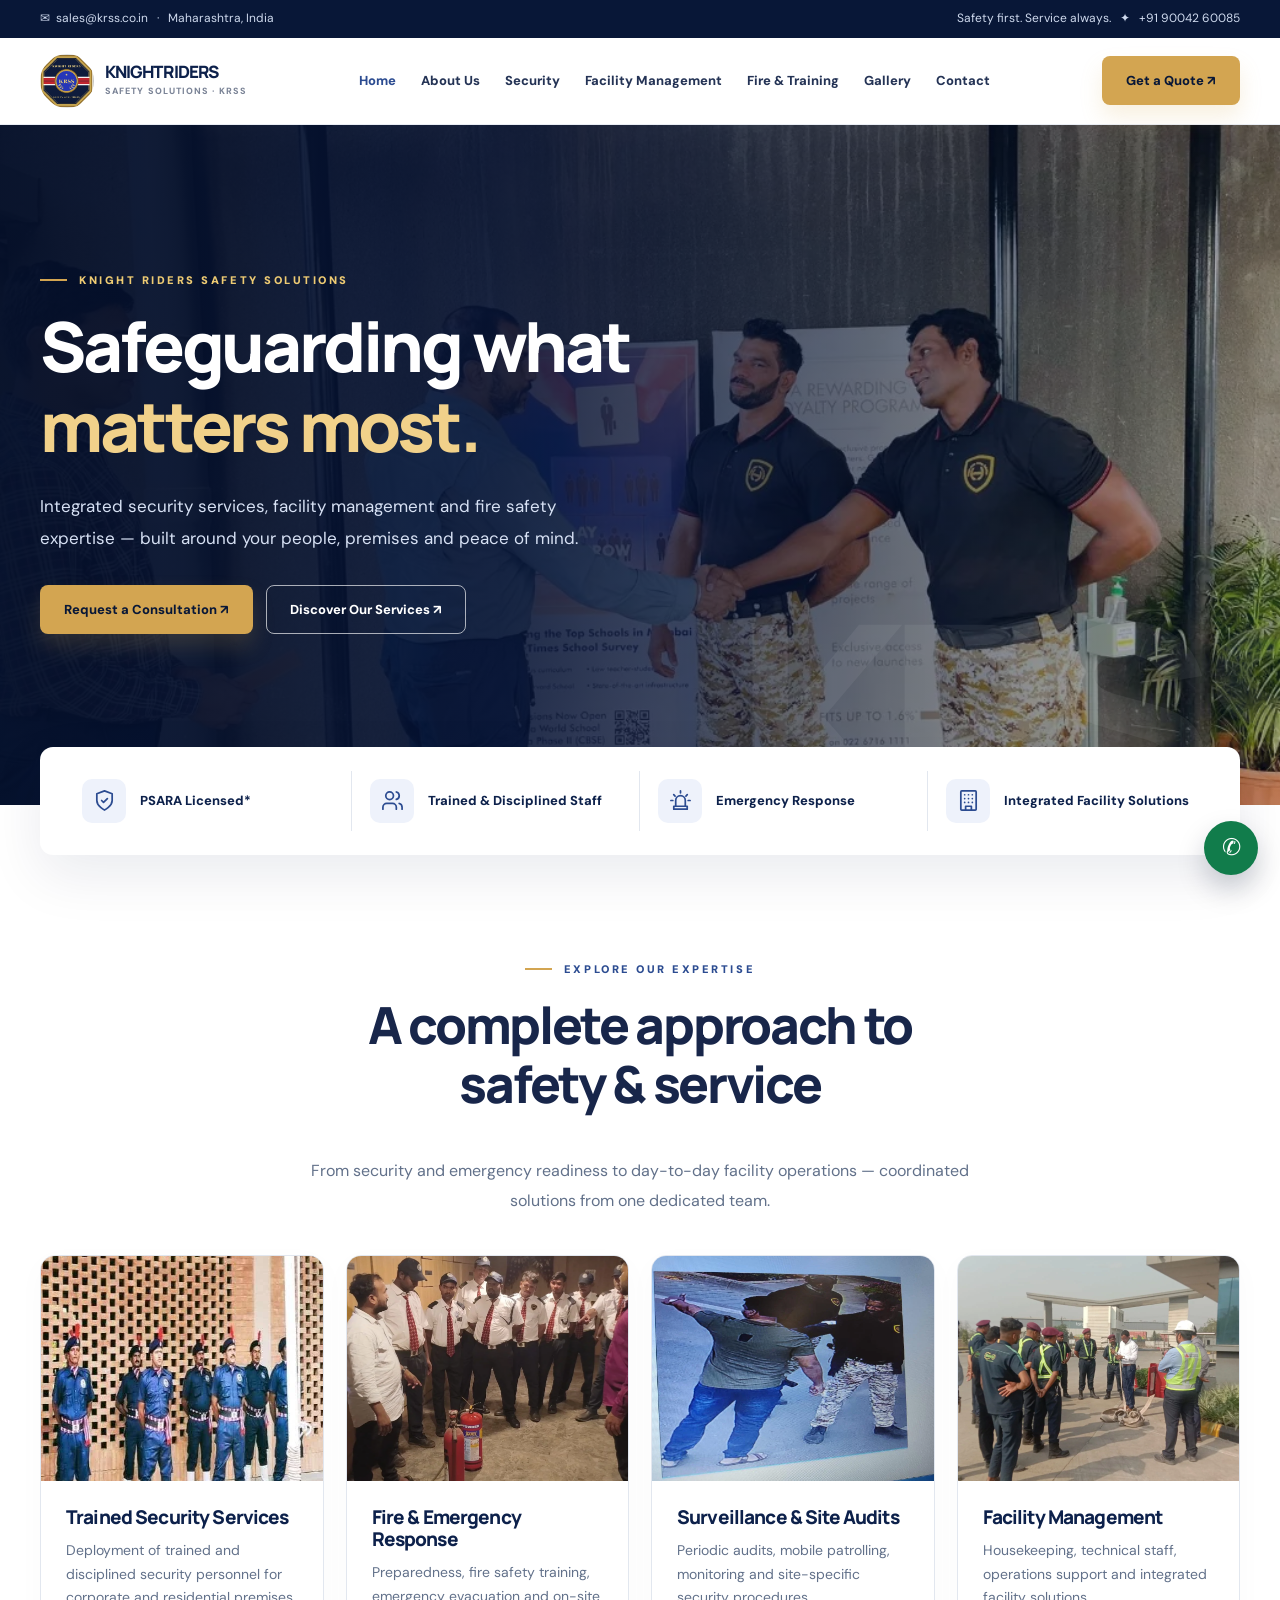
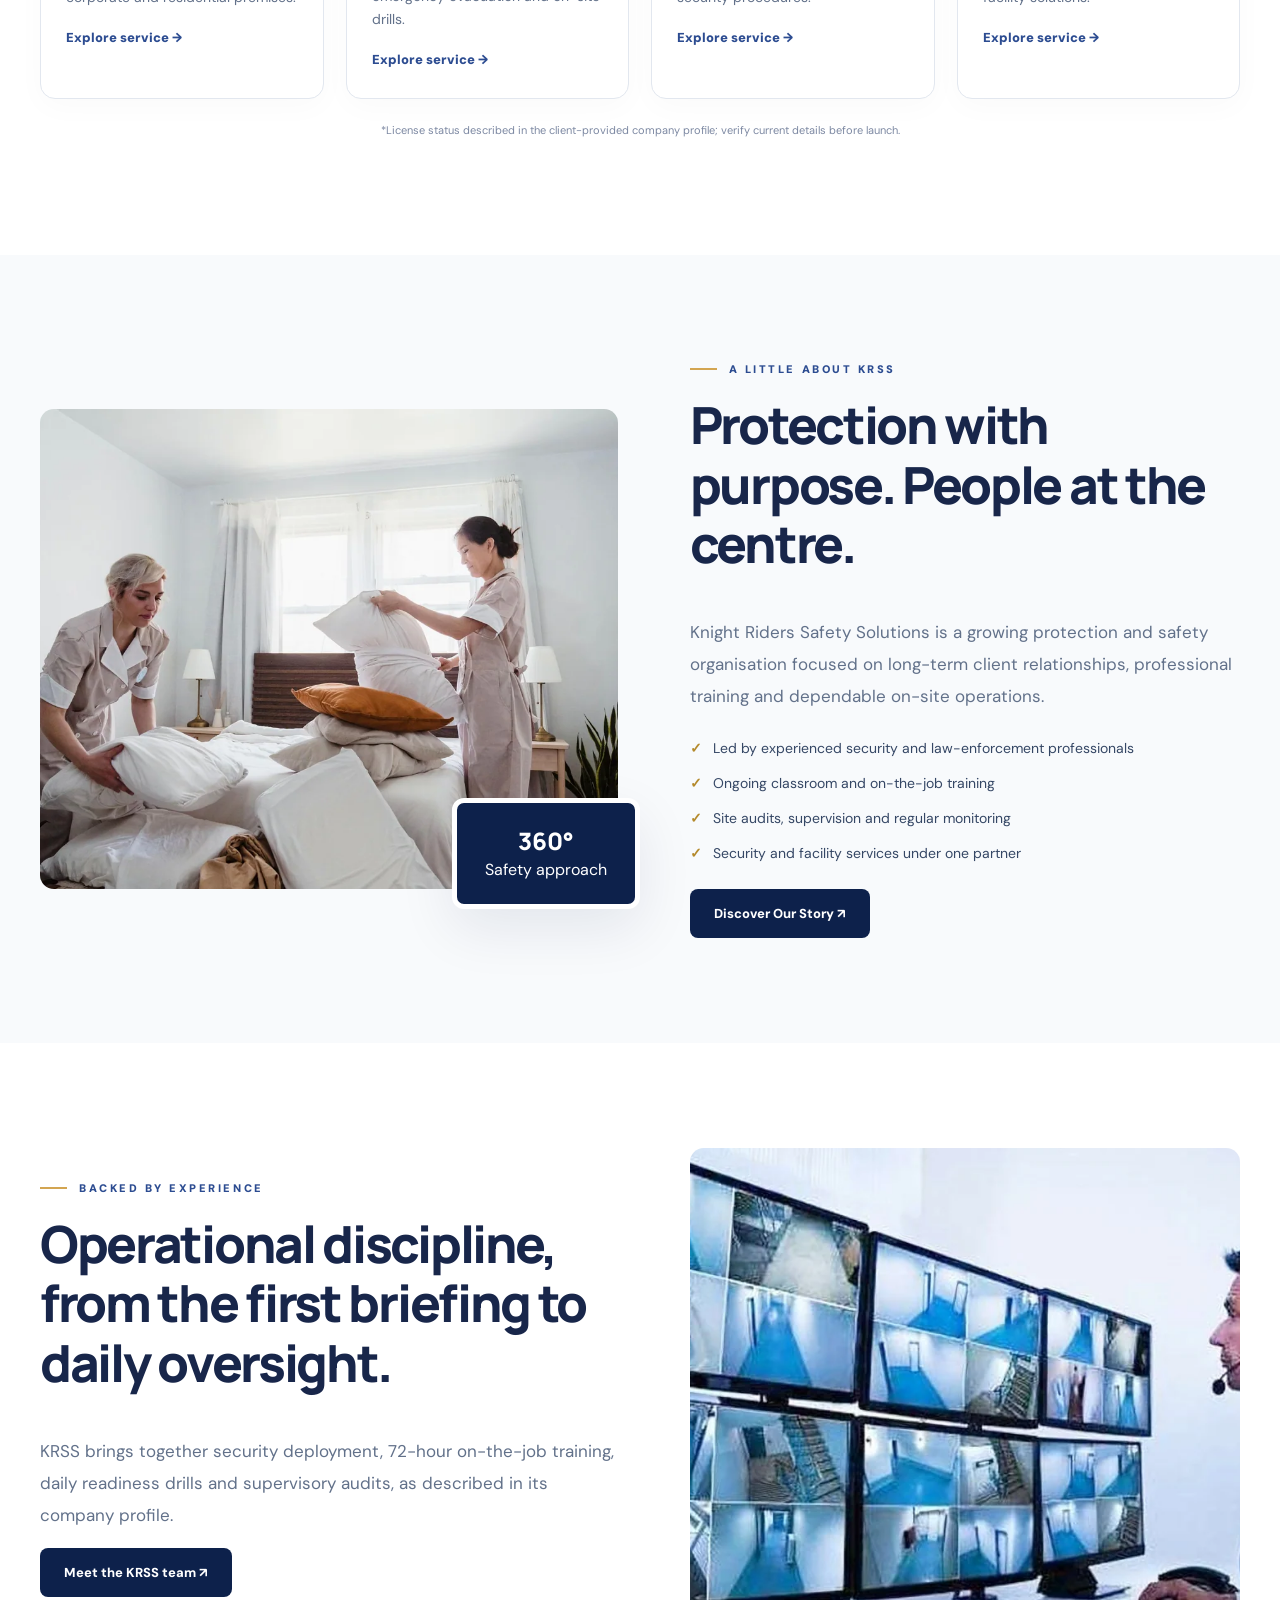
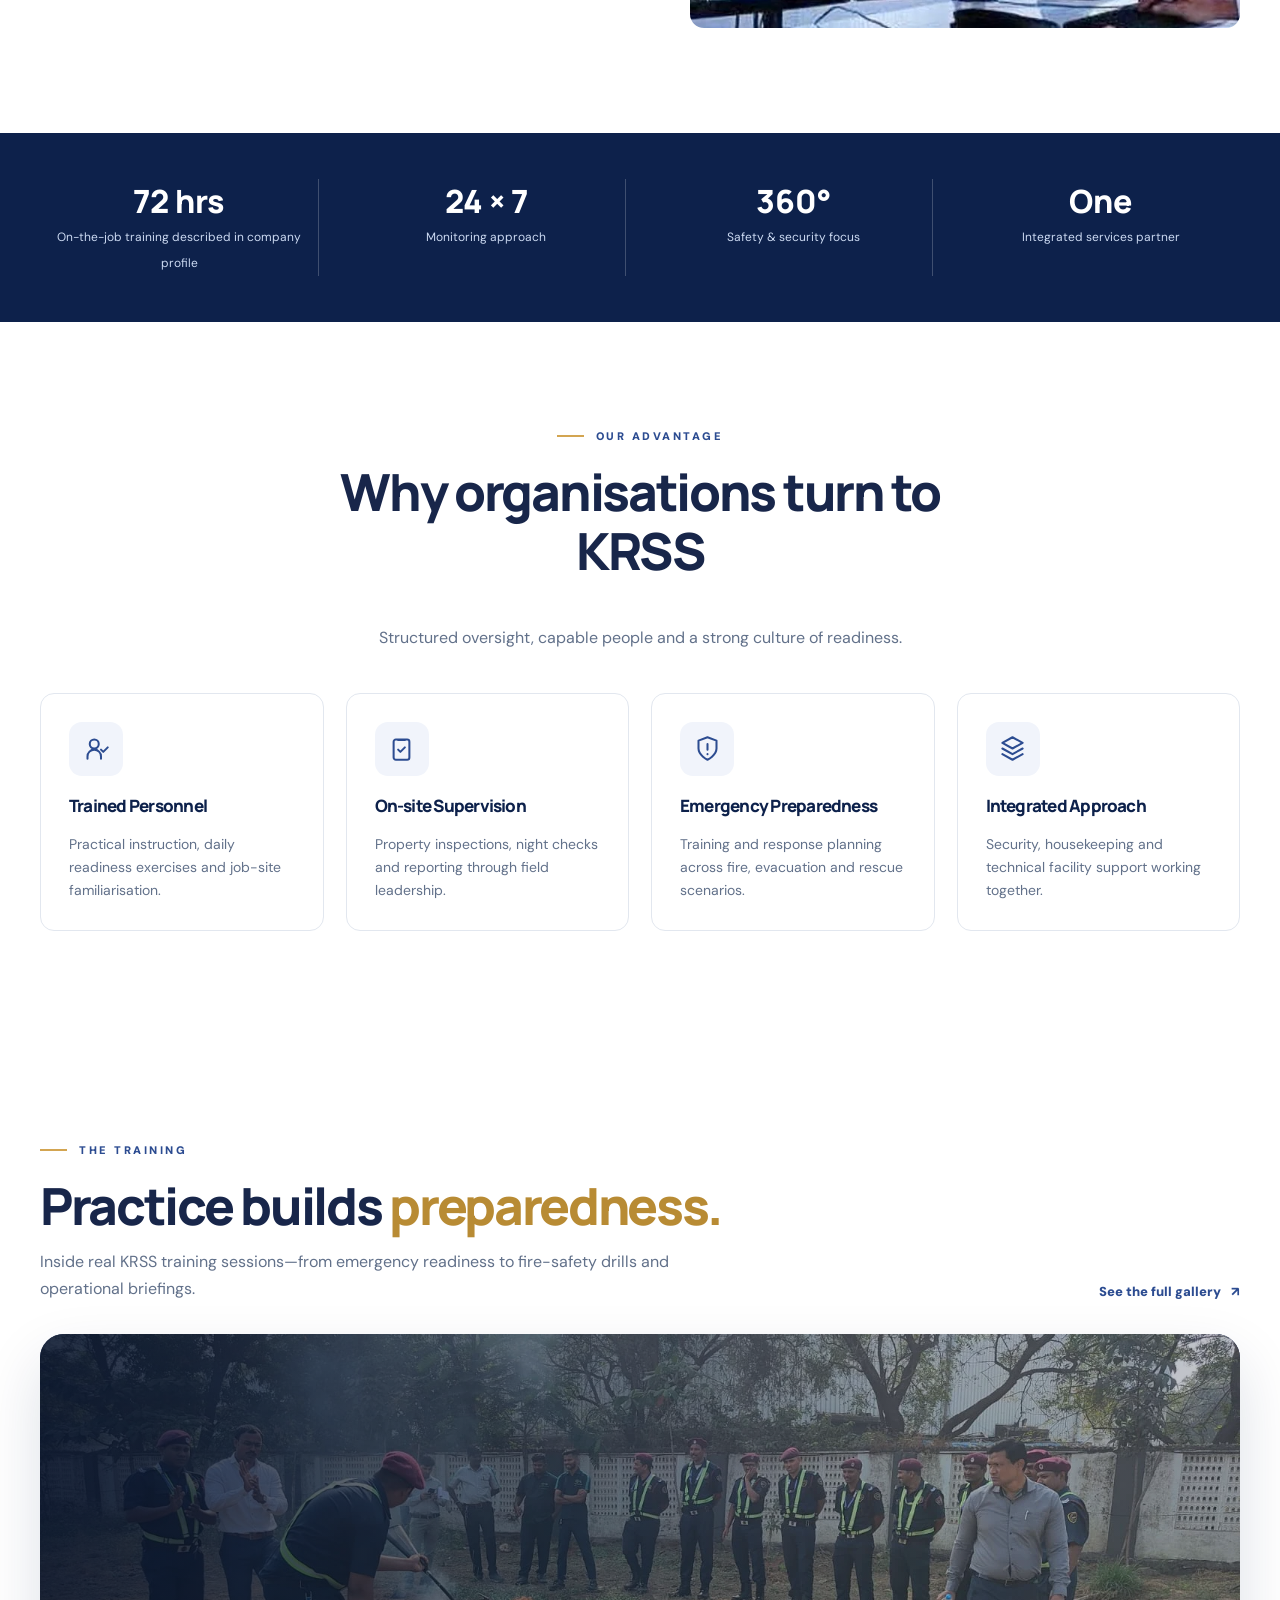
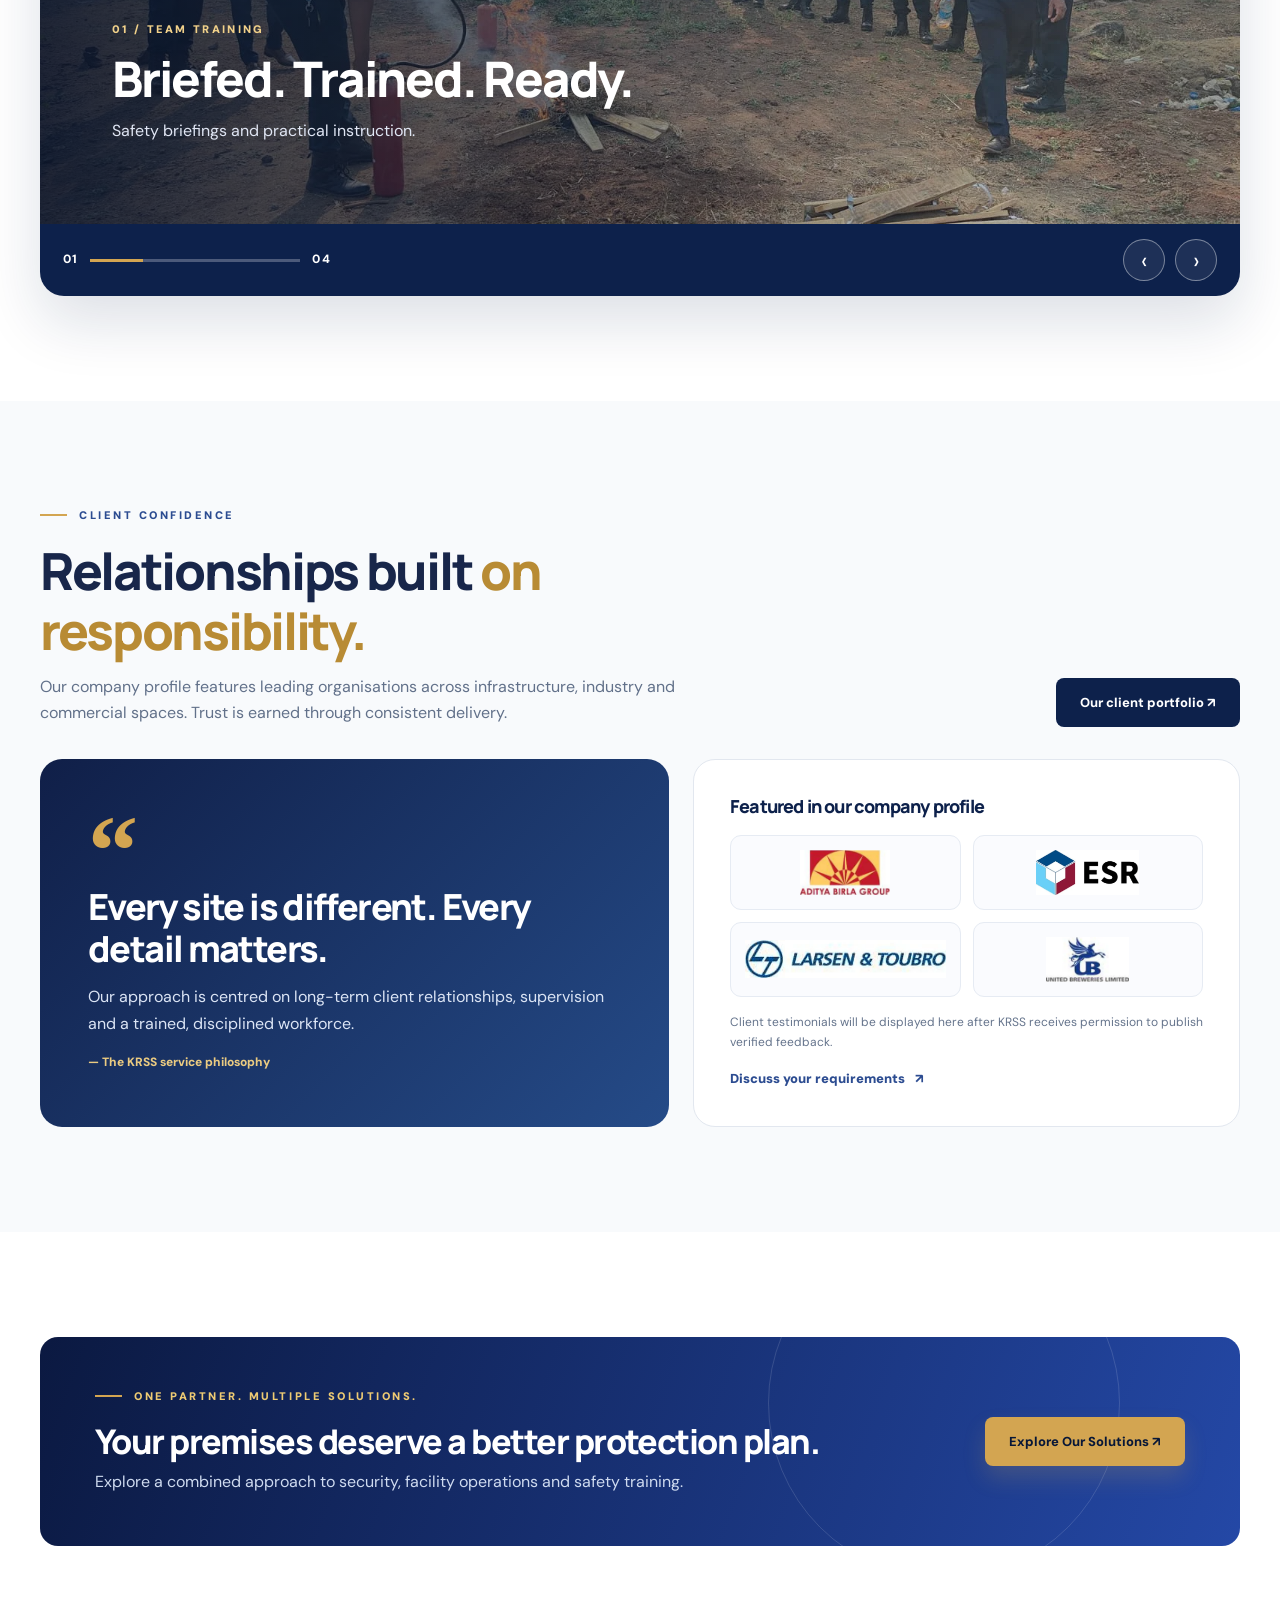
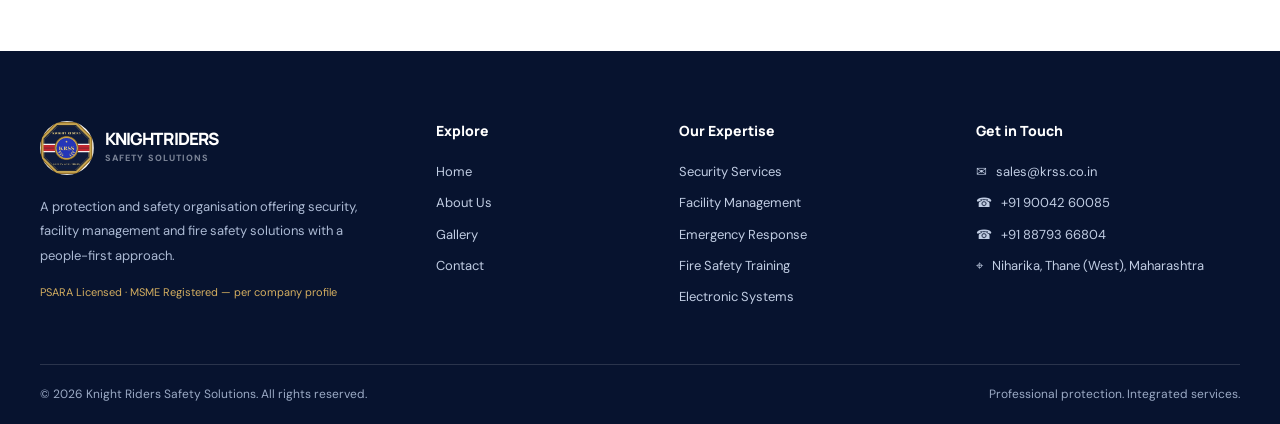
<file: index.html>
<!DOCTYPE html>

<html lang="en"><head><meta charset="utf-8"/><meta content="width=device-width,initial-scale=1" name="viewport"/><meta content="KRSS provides security, fire safety training, electronic surveillance and integrated facility management services." name="description"/><meta content="#0b1941" name="theme-color"/><title>Security &amp; Facility Management | Knight Riders Safety Solutions</title><link href="assets/krss-emblem.webp" rel="icon" type="image/webp"/><link href="https://fonts.googleapis.com" rel="preconnect"/><link href="style.css" rel="stylesheet"/><meta content="light" name="color-scheme"/></head><body><a class="skip-to-content" href="#main-content">Skip to main content</a><div class="topbar"><div class="container"><div>✉  <a href="mailto:sales@krss.co.in">sales@krss.co.in</a>   ·   Maharashtra, India</div><div>Safety first. Service always.   ✦   <a href="tel:+919004260085">+91 90042 60085</a></div></div></div><header class="header"><div class="container navwrap"><a aria-label="KRSS Home" class="logo" href="index.html"><img alt="KRSS logo" decoding="async" loading="lazy" src="assets/krss-emblem.webp"/><span><strong>KNIGHT RIDERS</strong><small>SAFETY SOLUTIONS · KRSS</small></span></a><nav class="navlinks" id="main-navigation"><a class="active" href="index.html">Home</a><a class="" href="about.html">About Us</a><a class="" href="security.html">Security</a><a class="" href="facility.html">Facility Management</a><a class="" href="fire-safety.html">Fire &amp; Training</a><a class="" href="gallery.html">Gallery</a><a class="" href="contact.html">Contact</a></nav><a class="btn btn-gold" href="contact.html">Get a Quote ↗</a><button aria-controls="main-navigation" aria-expanded="false" aria-label="Toggle navigation" class="menu-toggle">☰</button></div></header><main id="main-content"><section class="hero"><div class="hero-bg"></div><div class="container"><div class="hero-content"><div class="eyebrow light-eyebrow">Knight Riders Safety Solutions</div><h1>Safeguarding what <span>matters most.</span></h1><p>Integrated security services, facility management and fire safety expertise — built around your people, premises and peace of mind.</p><div class="hero-actions"><a class="btn btn-gold" href="contact.html">Request a Consultation ↗</a><a class="btn btn-outline" href="security.html">Discover Our Services ↗</a></div></div></div><div class="hero-mark">KRSS</div></section><div class="trust-strip container"><div class="trust-inner"><div class="trust-item"><span class="trust-icon"><span aria-hidden="true" class="krss-icon" data-icon="shield-check"></span></span><span>PSARA Licensed*</span></div><div class="trust-item"><span class="trust-icon"><span aria-hidden="true" class="krss-icon" data-icon="users"></span></span><span>Trained &amp; Disciplined Staff</span></div><div class="trust-item"><span class="trust-icon"><span aria-hidden="true" class="krss-icon" data-icon="siren"></span></span><span>Emergency Response</span></div><div class="trust-item"><span class="trust-icon"><span aria-hidden="true" class="krss-icon" data-icon="building-2"></span></span><span>Integrated Facility Solutions</span></div></div></div><section class="section"><div class="container"><div class="section-title center reveal"><div class="eyebrow">Explore Our Expertise</div><h2>A complete approach to safety &amp; service</h2><p>From security and emergency readiness to day-to-day facility operations — coordinated solutions from one dedicated team.</p></div><div class="grid4"><article class="service-card reveal"><div class="photo"><img alt="Trained Security Services" decoding="async" loading="lazy" src="assets/security-team.webp"/></div><div class="info"><h3>Trained Security Services</h3><p>Deployment of trained and disciplined security personnel for corporate and residential premises.</p><a class="text-link" href="security.html">Explore service →</a></div></article><article class="service-card reveal"><div class="photo"><img alt="Fire &amp; Emergency Response" decoding="async" loading="lazy" src="assets/fire-demo.webp"/></div><div class="info"><h3>Fire &amp; Emergency Response</h3><p>Preparedness, fire safety training, emergency evacuation and on-site drills.</p><a class="text-link" href="fire-safety.html">Explore service →</a></div></article><article class="service-card reveal"><div class="photo"><img alt="Surveillance &amp; Site Audits" decoding="async" loading="lazy" src="assets/site-security.webp"/></div><div class="info"><h3>Surveillance &amp; Site Audits</h3><p>Periodic audits, mobile patrolling, monitoring and site-specific security procedures.</p><a class="text-link" href="security.html">Explore service →</a></div></article><article class="service-card reveal"><div class="photo"><img alt="Facility Management" decoding="async" loading="lazy" src="assets/team-training.webp"/></div><div class="info"><h3>Facility Management</h3><p>Housekeeping, technical staff, operations support and integrated facility solutions.</p><a class="text-link" href="facility.html">Explore service →</a></div></article></div><p class="contact-info-small" style="text-align:center;margin-top:22px">*License status described in the client-provided company profile; verify current details before launch.</p></div></section><section class="section section-muted"><div class="container split"><div class="image-figure reveal"><img alt="KRSS security personnel on duty" decoding="async" loading="lazy" src="assets/profile-housekeeping.webp"/><div class="stamp"><b>360°</b>Safety approach</div></div><div class="reveal"><div class="eyebrow">A Little About KRSS</div><h2>Protection with purpose. People at the centre.</h2><p class="lead">Knight Riders Safety Solutions is a growing protection and safety organisation focused on long-term client relationships, professional training and dependable on-site operations.</p><ul class="ticklist"><li>Led by experienced security and law-enforcement professionals</li><li>Ongoing classroom and on-the-job training</li><li>Site audits, supervision and regular monitoring</li><li>Security and facility services under one partner</li></ul><a class="btn btn-navy" href="about.html">Discover Our Story ↗</a></div></div></section><section class="section profile-home-strip"><div class="container split"><div class="reveal"><div class="eyebrow">BACKED BY EXPERIENCE</div><h2>Operational discipline, from the first briefing to daily oversight.</h2><p class="lead">KRSS brings together security deployment, 72-hour on-the-job training, daily readiness drills and supervisory audits, as described in its company profile.</p><a class="btn btn-navy" href="about.html">Meet the KRSS team ↗</a></div><div class="image-figure reveal"><img alt="Security monitoring station from KRSS company profile" decoding="async" loading="lazy" src="assets/profile-monitoring.webp"/></div></div></section><div class="stats-band"><div class="container stats"><div class="stat reveal"><b>72 hrs</b><span>On-the-job training described in company profile</span></div><div class="stat reveal"><b>24 × 7</b><span>Monitoring approach</span></div><div class="stat reveal"><b>360°</b><span>Safety &amp; security focus</span></div><div class="stat reveal"><b>One</b><span>Integrated services partner</span></div></div></div><section class="section"><div class="container"><div class="section-title center reveal"><div class="eyebrow">Our Advantage</div><h2>Why organisations turn to KRSS</h2><p>Structured oversight, capable people and a strong culture of readiness.</p></div><div class="grid4"><div class="feature reveal"><div class="f-icon"><span aria-hidden="true" class="krss-icon" data-icon="user-round-check"></span></div><h3>Trained Personnel</h3><p>Practical instruction, daily readiness exercises and job-site familiarisation.</p></div><div class="feature reveal"><div class="f-icon"><span aria-hidden="true" class="krss-icon" data-icon="clipboard-check"></span></div><h3>On-site Supervision</h3><p>Property inspections, night checks and reporting through field leadership.</p></div><div class="feature reveal"><div class="f-icon"><span aria-hidden="true" class="krss-icon" data-icon="shield-alert"></span></div><h3>Emergency Preparedness</h3><p>Training and response planning across fire, evacuation and rescue scenarios.</p></div><div class="feature reveal"><div class="f-icon"><span aria-hidden="true" class="krss-icon" data-icon="layers-3"></span></div><h3>Integrated Approach</h3><p>Security, housekeeping and technical facility support working together.</p></div></div></div></section><section class="section training-showcase" id="training"><div class="container">
<div class="section-head-row reveal"><div><div class="eyebrow">THE TRAINING</div><h2>Practice builds <span class="gold-text">preparedness.</span></h2><p>Inside real KRSS training sessions—from emergency readiness to fire-safety drills and operational briefings.</p></div><a class="text-link" href="gallery.html">See the full gallery <span aria-hidden="true">↗</span></a></div>
<div aria-label="KRSS training photographs" aria-roledescription="carousel" class="training-carousel" tabindex="0">
<div class="training-viewport"><div class="training-track">
<article aria-roledescription="slide" class="training-slide"><img alt="KRSS safety training briefing" decoding="async" loading="lazy" src="assets/safety-briefing.webp"/><div class="training-overlay"><span>01 / TEAM TRAINING</span><h3>Briefed. Trained. Ready.</h3><p>Safety briefings and practical instruction.</p></div></article>
<article aria-roledescription="slide" class="training-slide"><img alt="KRSS fire response field demonstration" decoding="async" loading="lazy" src="assets/fire-field.webp"/><div class="training-overlay"><span>02 / FIRE SAFETY</span><h3>Live fire drills.</h3><p>Hands-on emergency and extinguisher preparedness.</p></div></article>
<article aria-roledescription="slide" class="training-slide"><img alt="KRSS emergency response and evacuation training" decoding="async" loading="lazy" src="assets/evacuation.webp"/><div class="training-overlay"><span>03 / EMERGENCY RESPONSE</span><h3>Respond with confidence.</h3><p>Practical drills, coordination and team readiness.</p></div></article>
<article aria-roledescription="slide" class="training-slide"><img alt="KRSS personnel lined up during training" decoding="async" loading="lazy" src="assets/training-line.webp"/><div class="training-overlay"><span>04 / OPERATIONAL DISCIPLINE</span><h3>Readiness starts daily.</h3><p>Team discipline and operational preparation.</p></div></article>
</div></div>
<div class="training-controls"><div class="training-progress"><span class="training-current">01</span><span class="progress-track"><span class="progress-fill"></span></span><span>04</span></div><div class="training-nav"><button aria-label="Previous training photo" class="training-prev">‹</button><button aria-label="Next training photo" class="training-next">›</button></div></div>
</div>
</div></section><section class="section section-muted client-confidence" id="reviews"><div class="container">
<div class="section-head-row reveal"><div><div class="eyebrow">CLIENT CONFIDENCE</div><h2>Relationships built <span class="gold-text">on responsibility.</span></h2><p>Our company profile features leading organisations across infrastructure, industry and commercial spaces. Trust is earned through consistent delivery.</p></div><a class="btn btn-navy" href="about.html#clients">Our client portfolio ↗</a></div>
<div class="confidence-layout"><div class="confidence-highlight reveal"><div aria-hidden="true" class="quote-glyph">“</div><h3>Every site is different. Every detail matters.</h3><p>Our approach is centred on long-term client relationships, supervision and a trained, disciplined workforce.</p><span>— The KRSS service philosophy</span></div>
<div class="confidence-side"><h3>Featured in our company profile</h3><div class="confidence-logos"><img alt="Organisation from KRSS company profile" decoding="async" loading="lazy" src="assets/client-logo-01.webp"/><img alt="Organisation from KRSS company profile" decoding="async" loading="lazy" src="assets/client-logo-02.webp"/><img alt="Organisation from KRSS company profile" decoding="async" loading="lazy" src="assets/client-logo-05.webp"/><img alt="Organisation from KRSS company profile" decoding="async" loading="lazy" src="assets/client-logo-07.webp"/></div><p class="review-note">Client testimonials will be displayed here after KRSS receives permission to publish verified feedback.</p><a class="text-link" href="contact.html">Discuss your requirements <span aria-hidden="true">↗</span></a></div></div>
</div></section><section class="section"><div class="container"><div class="banner-cta reveal home-cta"><div><div class="eyebrow light-eyebrow">ONE PARTNER. MULTIPLE SOLUTIONS.</div><h2>Your premises deserve a better protection plan.</h2><p>Explore a combined approach to security, facility operations and safety training.</p></div><a class="btn btn-gold" href="security.html">Explore Our Solutions ↗</a></div></div></section></main><footer class="footer"><div class="container"><div class="footer-grid"><div><a class="logo" href="index.html"><img alt="KRSS brand" decoding="async" loading="lazy" src="assets/krss-emblem.webp"/><span><strong>KNIGHT RIDERS</strong><small>SAFETY SOLUTIONS</small></span></a><p style="margin-top:20px">A protection and safety organisation offering security, facility management and fire safety solutions with a people-first approach.</p><p style="font-size:11px;color:#d4ae60">PSARA Licensed · MSME Registered — per company profile</p></div><div><h4>Explore</h4><div class="footer-links"><a href="index.html">Home</a><a href="about.html">About Us</a><a href="gallery.html">Gallery</a><a href="contact.html">Contact</a></div></div><div><h4>Our Expertise</h4><div class="footer-links"><a href="security.html">Security Services</a><a href="facility.html">Facility Management</a><a href="fire-safety.html">Emergency Response</a><a href="fire-safety.html">Fire Safety Training</a><a href="security.html">Electronic Systems</a></div></div><div><h4>Get in Touch</h4><div class="footer-links footer-contact"><a href="mailto:sales@krss.co.in">✉   sales@krss.co.in</a><a href="tel:+919004260085">☎   +91 90042 60085</a><a href="tel:+918879366804">☎   +91 88793 66804</a><span style="font-size:13px;color:#c1cde3">⌖   Niharika, Thane (West), Maharashtra</span></div></div></div><div class="footer-bottom"><span>© <span id="year">2026</span> Knight Riders Safety Solutions. All rights reserved.</span><span>Professional protection. Integrated services.</span></div></div></footer><a aria-label="Enquire on WhatsApp" class="float-contact" href="https://wa.me/919004260085?text=Hello%20KRSS%2C%20I%20would%20like%20to%20enquire%20about%20your%20services." rel="noopener" target="_blank">✆</a><script defer="" src="script.js"></script><script>document.getElementById('year').textContent=new Date().getFullYear()</script></body></html>
</file>
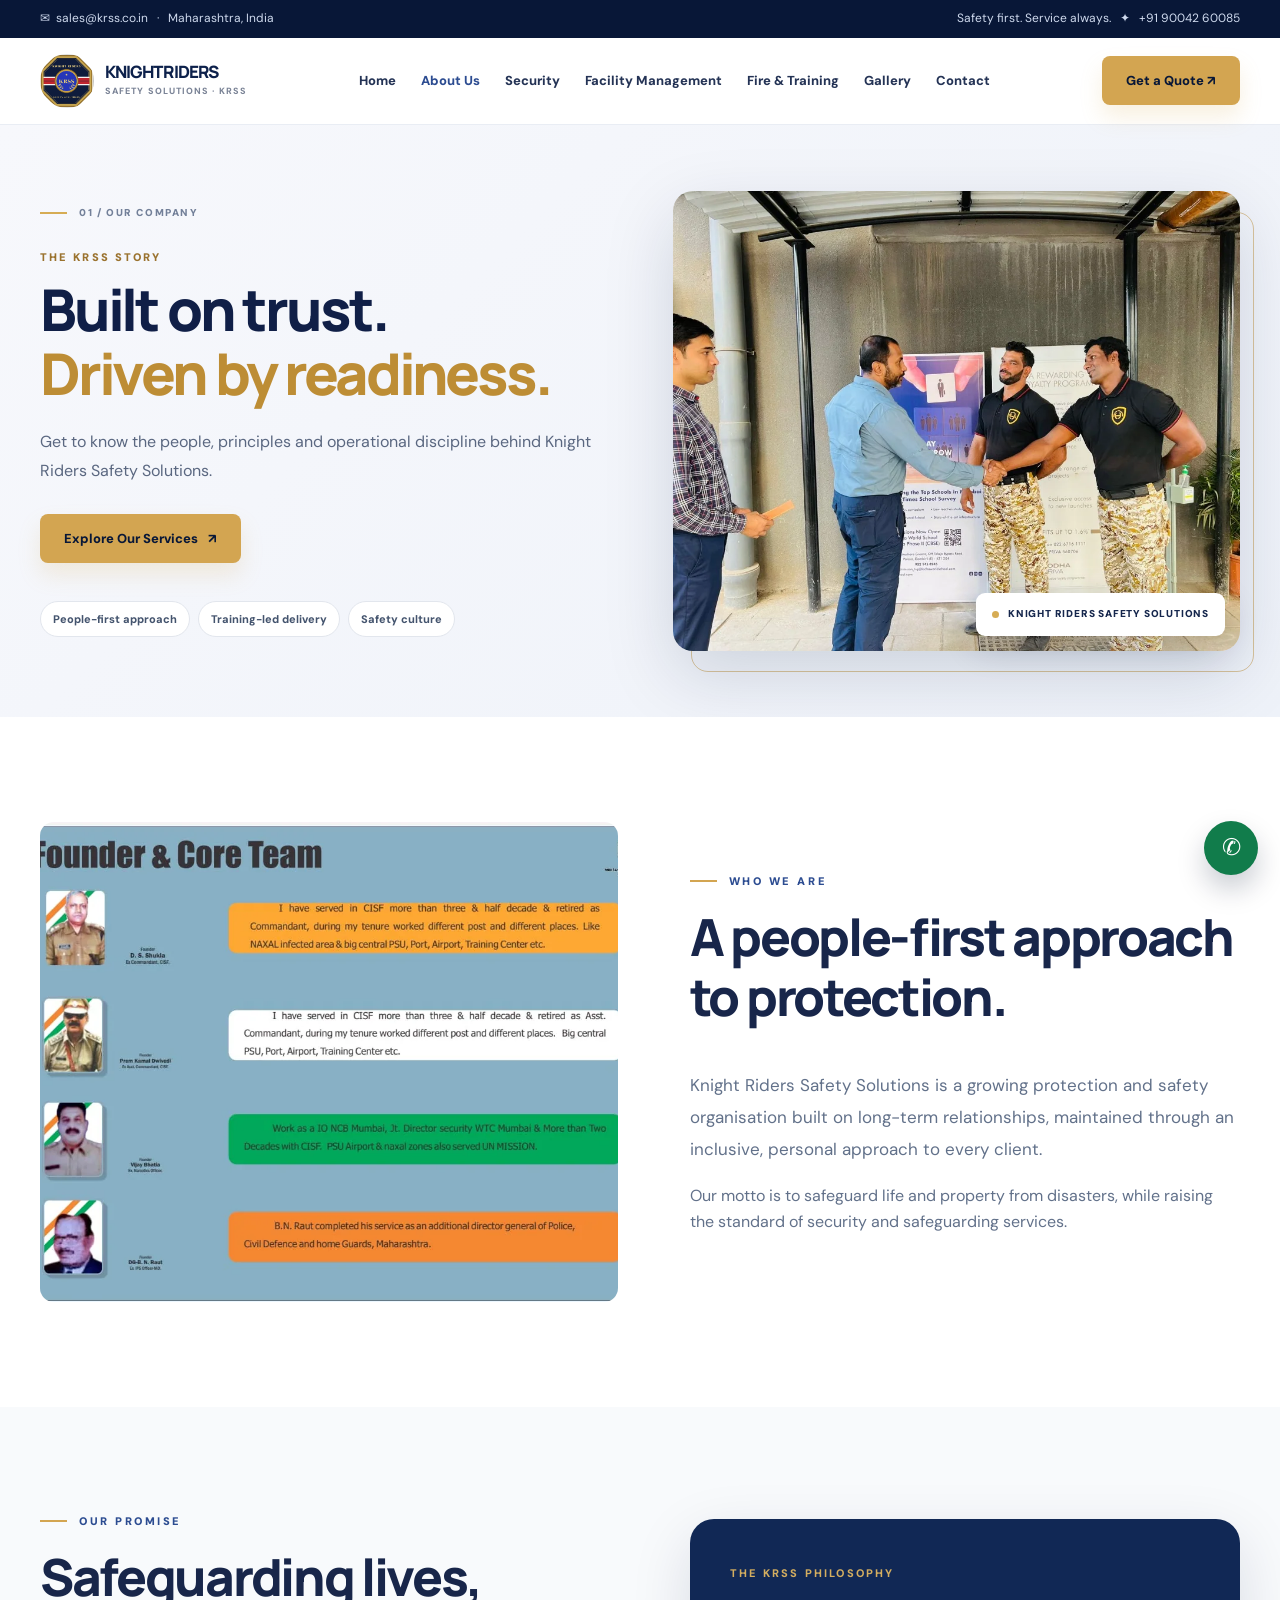
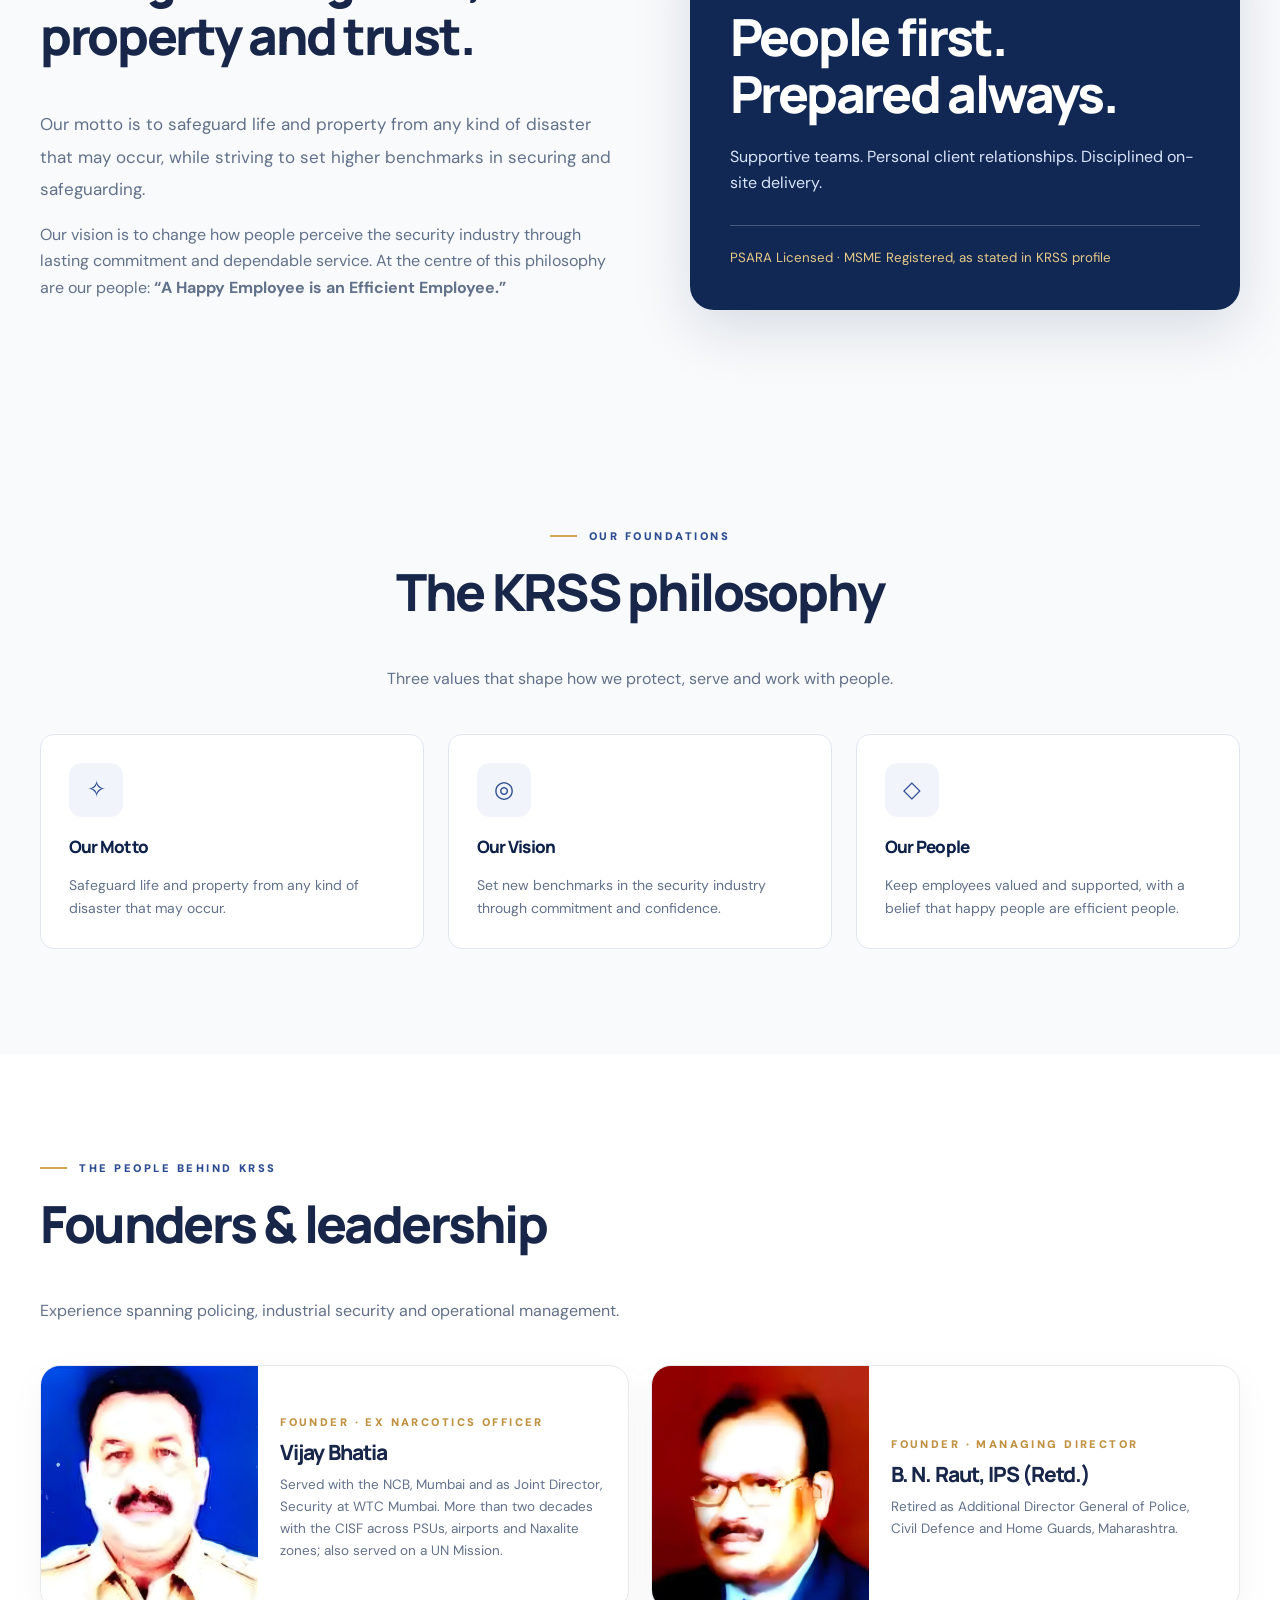
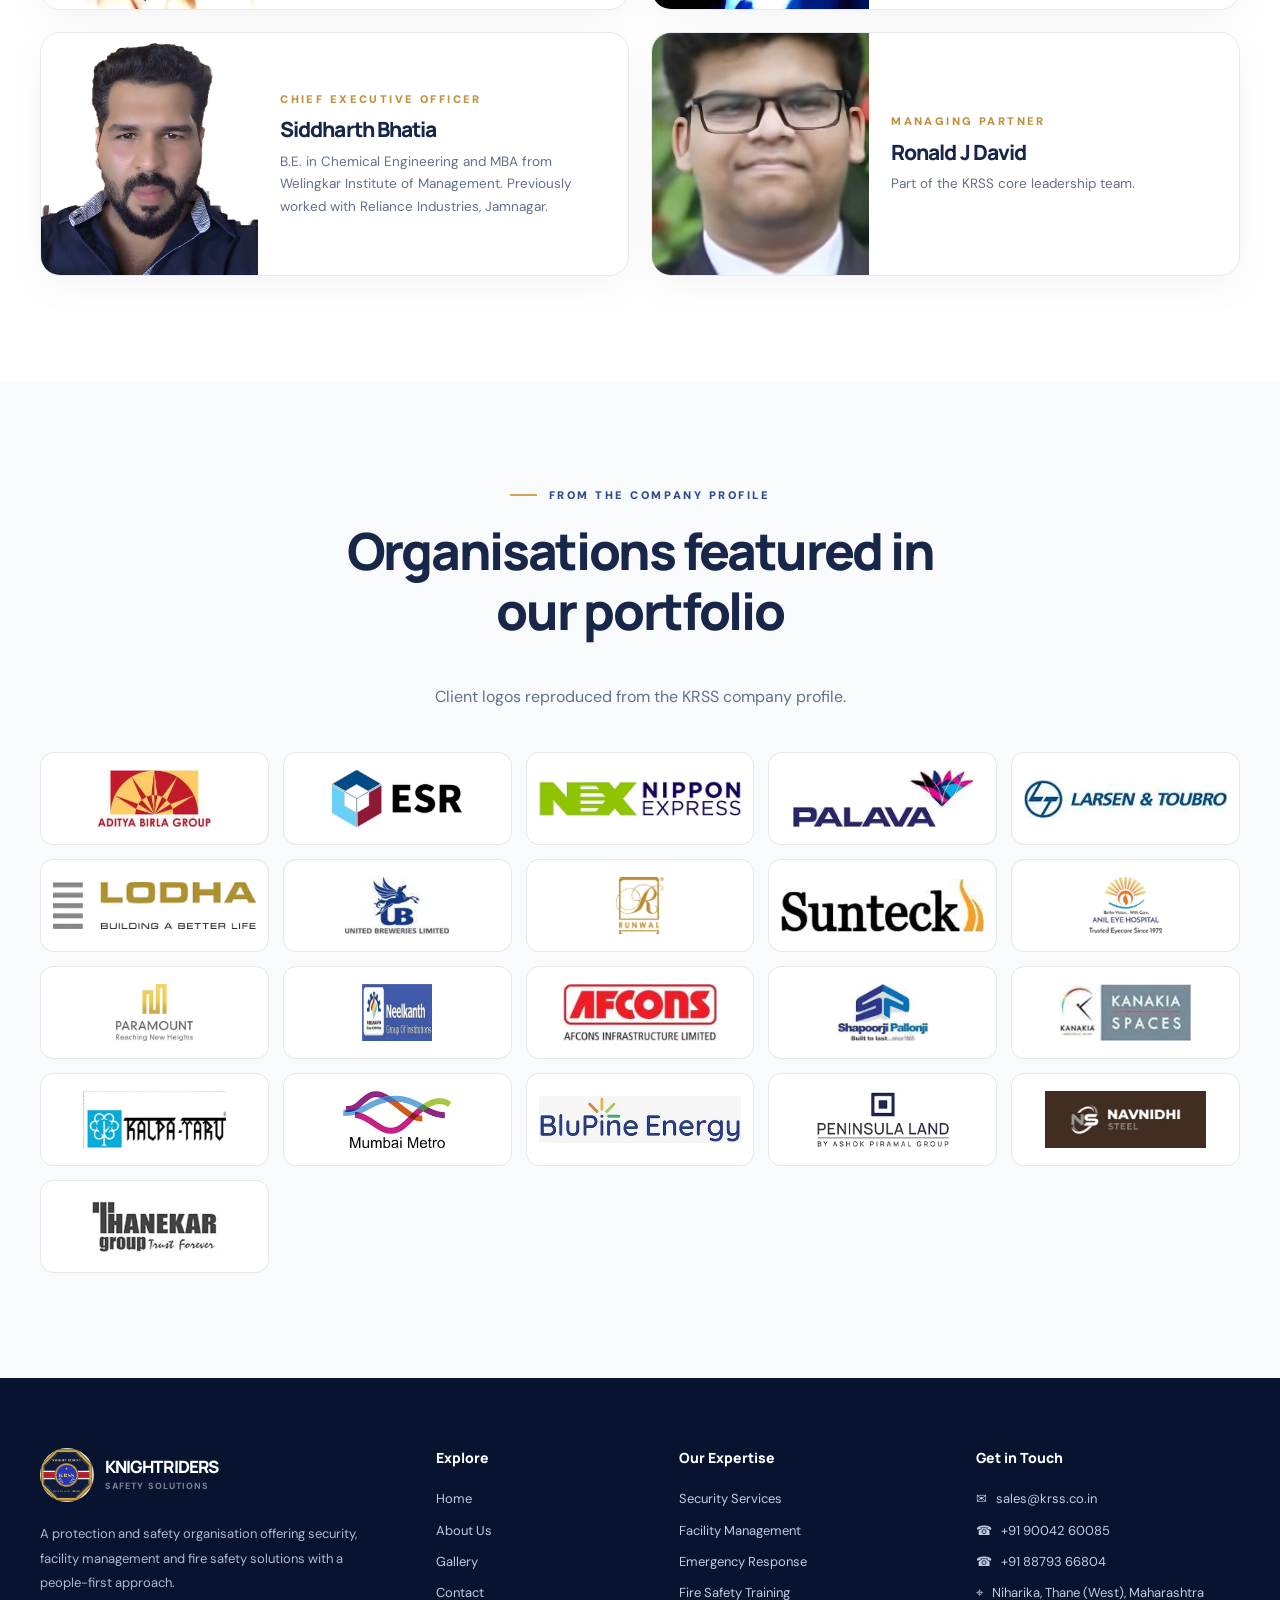
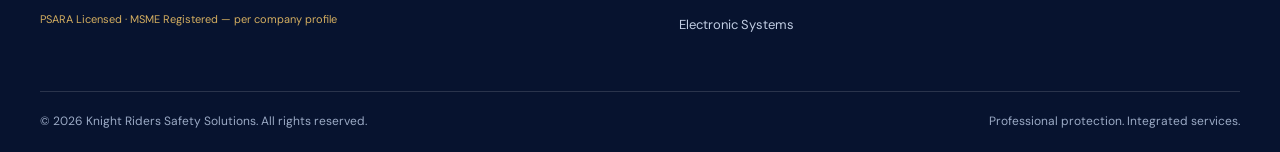
<file: about.html>
<!DOCTYPE html>

<html lang="en"><head><meta charset="utf-8"/><meta content="width=device-width,initial-scale=1" name="viewport"/><meta content="About KRSS, leadership, mission and approach to professional security services." name="description"/><meta content="#0b1941" name="theme-color"/><title>About Us | Knight Riders Safety Solutions</title><link href="assets/krss-emblem.webp" rel="icon" type="image/webp"/><link href="https://fonts.googleapis.com" rel="preconnect"/><link href="style.css" rel="stylesheet"/><meta content="light" name="color-scheme"/></head><body><a class="skip-to-content" href="#main-content">Skip to main content</a><div class="topbar"><div class="container"><div>✉  <a href="mailto:sales@krss.co.in">sales@krss.co.in</a>   ·   Maharashtra, India</div><div>Safety first. Service always.   ✦   <a href="tel:+919004260085">+91 90042 60085</a></div></div></div><header class="header"><div class="container navwrap"><a aria-label="KRSS Home" class="logo" href="index.html"><img alt="KRSS logo" decoding="async" loading="lazy" src="assets/krss-emblem.webp"/><span><strong>KNIGHT RIDERS</strong><small>SAFETY SOLUTIONS · KRSS</small></span></a><nav class="navlinks" id="main-navigation"><a class="" href="index.html">Home</a><a class="active" href="about.html">About Us</a><a class="" href="security.html">Security</a><a class="" href="facility.html">Facility Management</a><a class="" href="fire-safety.html">Fire &amp; Training</a><a class="" href="gallery.html">Gallery</a><a class="" href="contact.html">Contact</a></nav><a class="btn btn-gold" href="contact.html">Get a Quote ↗</a><button aria-controls="main-navigation" aria-expanded="false" aria-label="Toggle navigation" class="menu-toggle">☰</button></div></header><main id="main-content"><section class="editorial-hero hero-about"><div class="container editorial-shell"><div class="editorial-copy"><div class="hero-index"><span class="index-line"></span>01 / OUR COMPANY</div><div class="editorial-kicker">THE KRSS STORY</div><h1>Built on trust.<br/><em>Driven by readiness.</em></h1><p>Get to know the people, principles and operational discipline behind Knight Riders Safety Solutions.</p><div class="editorial-actions"><a class="btn btn-gold" href="security.html">Explore Our Services <span aria-hidden="true">↗</span></a></div><div class="hero-chips"><span>People-first approach</span><span>Training-led delivery</span><span>Safety culture</span></div></div><div class="editorial-visual"><img alt="KRSS team training and working together" decoding="async" fetchpriority="high" loading="eager" src="assets/team-building.webp"/><div class="photo-tag"><span class="photo-tag-dot"></span>KNIGHT RIDERS SAFETY SOLUTIONS</div></div></div></section><section class="section"><div class="container split"><div class="image-figure reveal"><img alt="KRSS personnel and operational field activities" decoding="async" loading="lazy" src="assets/guard-inspection.webp"/></div><div class="reveal"><div class="eyebrow">Who We Are</div><h2>A people-first approach to protection.</h2><p class="lead">Knight Riders Safety Solutions is a growing protection and safety organisation built on long-term relationships, maintained through an inclusive, personal approach to every client.</p><p>Our motto is to safeguard life and property from disasters, while raising the standard of security and safeguarding services.</p></div></div></section><section class="section section-muted"><div class="container split about-values"><div class="reveal"><div class="eyebrow">OUR PROMISE</div><h2>Safeguarding lives, property and trust.</h2><p class="lead">Our motto is to safeguard life and property from any kind of disaster that may occur, while striving to set higher benchmarks in securing and safeguarding.</p><p>Our vision is to change how people perceive the security industry through lasting commitment and dependable service. At the centre of this philosophy are our people: <strong>“A Happy Employee is an Efficient Employee.”</strong></p></div><div class="value-note reveal"><span>THE KRSS PHILOSOPHY</span><h3>People first.<br/>Prepared always.</h3><p>Supportive teams. Personal client relationships. Disciplined on-site delivery.</p><div class="value-line"></div><small>PSARA Licensed · MSME Registered, as stated in KRSS profile</small></div></div></section><section class="section section-muted"><div class="container"><div class="section-title center reveal"><div class="eyebrow">Our Foundations</div><h2>The KRSS philosophy</h2><p>Three values that shape how we protect, serve and work with people.</p></div><div class="grid3"><div class="feature reveal"><div class="f-icon">✧</div><h3>Our Motto</h3><p>Safeguard life and property from any kind of disaster that may occur.</p></div><div class="feature reveal"><div class="f-icon">◎</div><h3>Our Vision</h3><p>Set new benchmarks in the security industry through commitment and confidence.</p></div><div class="feature reveal"><div class="f-icon">◇</div><h3>Our People</h3><p>Keep employees valued and supported, with a belief that happy people are efficient people.</p></div></div></div></section><section class="section"><div class="container"><div class="section-title reveal"><div class="eyebrow">The People Behind KRSS</div><h2>Founders &amp; leadership</h2><p>Experience spanning policing, industrial security and operational management.</p></div><div class="leadership-grid"><article class="leader-card reveal"><div class="leader-portrait"><img alt="Vijay Bhatia, Founder · Ex Narcotics Officer" decoding="async" loading="lazy" src="assets/leader-1.webp"/></div><div class="leader-details"><span class="subtle-overline">Founder · Ex Narcotics Officer</span><h3>Vijay Bhatia</h3><p>Served with the NCB, Mumbai and as Joint Director, Security at WTC Mumbai. More than two decades with the CISF across PSUs, airports and Naxalite zones; also served on a UN Mission.</p></div></article><article class="leader-card reveal"><div class="leader-portrait"><img alt="B. N. Raut, IPS (Retd.), Founder · Managing Director" decoding="async" loading="lazy" src="assets/leader-2.webp"/></div><div class="leader-details"><span class="subtle-overline">Founder · Managing Director</span><h3>B. N. Raut, IPS (Retd.)</h3><p>Retired as Additional Director General of Police, Civil Defence and Home Guards, Maharashtra.</p></div></article><article class="leader-card reveal"><div class="leader-portrait"><img alt="Siddharth Bhatia, Chief Executive Officer" decoding="async" loading="lazy" src="assets/leader-3.webp"/></div><div class="leader-details"><span class="subtle-overline">Chief Executive Officer</span><h3>Siddharth Bhatia</h3><p>B.E. in Chemical Engineering and MBA from Welingkar Institute of Management. Previously worked with Reliance Industries, Jamnagar.</p></div></article><article class="leader-card reveal"><div class="leader-portrait"><img alt="Ronald J David, Managing Partner" decoding="async" loading="lazy" src="assets/leader-4.webp"/></div><div class="leader-details"><span class="subtle-overline">Managing Partner</span><h3>Ronald J David</h3><p>Part of the KRSS core leadership team.</p></div></article></div></div></section><section class="section section-muted" id="clients"><div class="container"><div class="section-title center reveal"><div class="eyebrow">FROM THE COMPANY PROFILE</div><h2>Organisations featured in our portfolio</h2><p>Client logos reproduced from the KRSS company profile.</p></div><div class="client-brand-grid"><div class="client-brand reveal"><img alt="Client brand featured in KRSS company profile, logo 1" decoding="async" loading="lazy" src="assets/client-logo-01.webp"/></div><div class="client-brand reveal"><img alt="Client brand featured in KRSS company profile, logo 2" decoding="async" loading="lazy" src="assets/client-logo-02.webp"/></div><div class="client-brand reveal"><img alt="Client brand featured in KRSS company profile, logo 3" decoding="async" loading="lazy" src="assets/client-logo-03.webp"/></div><div class="client-brand reveal"><img alt="Client brand featured in KRSS company profile, logo 4" decoding="async" loading="lazy" src="assets/client-logo-04.webp"/></div><div class="client-brand reveal"><img alt="Client brand featured in KRSS company profile, logo 5" decoding="async" loading="lazy" src="assets/client-logo-05.webp"/></div><div class="client-brand reveal"><img alt="Client brand featured in KRSS company profile, logo 6" decoding="async" loading="lazy" src="assets/client-logo-06.webp"/></div><div class="client-brand reveal"><img alt="Client brand featured in KRSS company profile, logo 7" decoding="async" loading="lazy" src="assets/client-logo-07.webp"/></div><div class="client-brand reveal"><img alt="Client brand featured in KRSS company profile, logo 8" decoding="async" loading="lazy" src="assets/client-logo-08.webp"/></div><div class="client-brand reveal"><img alt="Client brand featured in KRSS company profile, logo 9" decoding="async" loading="lazy" src="assets/client-logo-09.webp"/></div><div class="client-brand reveal"><img alt="Client brand featured in KRSS company profile, logo 10" decoding="async" loading="lazy" src="assets/client-logo-10.webp"/></div><div class="client-brand reveal"><img alt="Client brand featured in KRSS company profile, logo 11" decoding="async" loading="lazy" src="assets/client-logo-11.webp"/></div><div class="client-brand reveal"><img alt="Client brand featured in KRSS company profile, logo 12" decoding="async" loading="lazy" src="assets/client-logo-12.webp"/></div><div class="client-brand reveal"><img alt="Client brand featured in KRSS company profile, logo 13" decoding="async" loading="lazy" src="assets/client-logo-13.webp"/></div><div class="client-brand reveal"><img alt="Client brand featured in KRSS company profile, logo 14" decoding="async" loading="lazy" src="assets/client-logo-14.webp"/></div><div class="client-brand reveal"><img alt="Client brand featured in KRSS company profile, logo 15" decoding="async" loading="lazy" src="assets/client-logo-15.webp"/></div><div class="client-brand reveal"><img alt="Client brand featured in KRSS company profile, logo 16" decoding="async" loading="lazy" src="assets/client-logo-16.webp"/></div><div class="client-brand reveal"><img alt="Client brand featured in KRSS company profile, logo 17" decoding="async" loading="lazy" src="assets/client-logo-17.webp"/></div><div class="client-brand reveal"><img alt="Client brand featured in KRSS company profile, logo 18" decoding="async" loading="lazy" src="assets/client-logo-18.webp"/></div><div class="client-brand reveal"><img alt="Client brand featured in KRSS company profile, logo 19" decoding="async" loading="lazy" src="assets/client-logo-19.webp"/></div><div class="client-brand reveal"><img alt="Client brand featured in KRSS company profile, logo 20" decoding="async" loading="lazy" src="assets/client-logo-20.webp"/></div><div class="client-brand reveal"><img alt="Client brand featured in KRSS company profile, logo 21" decoding="async" loading="lazy" src="assets/client-logo-21.webp"/></div></div></div></section></main><footer class="footer"><div class="container"><div class="footer-grid"><div><a class="logo" href="index.html"><img alt="KRSS brand" decoding="async" loading="lazy" src="assets/krss-emblem.webp"/><span><strong>KNIGHT RIDERS</strong><small>SAFETY SOLUTIONS</small></span></a><p style="margin-top:20px">A protection and safety organisation offering security, facility management and fire safety solutions with a people-first approach.</p><p style="font-size:11px;color:#d4ae60">PSARA Licensed · MSME Registered — per company profile</p></div><div><h4>Explore</h4><div class="footer-links"><a href="index.html">Home</a><a href="about.html">About Us</a><a href="gallery.html">Gallery</a><a href="contact.html">Contact</a></div></div><div><h4>Our Expertise</h4><div class="footer-links"><a href="security.html">Security Services</a><a href="facility.html">Facility Management</a><a href="fire-safety.html">Emergency Response</a><a href="fire-safety.html">Fire Safety Training</a><a href="security.html">Electronic Systems</a></div></div><div><h4>Get in Touch</h4><div class="footer-links footer-contact"><a href="mailto:sales@krss.co.in">✉   sales@krss.co.in</a><a href="tel:+919004260085">☎   +91 90042 60085</a><a href="tel:+918879366804">☎   +91 88793 66804</a><span style="font-size:13px;color:#c1cde3">⌖   Niharika, Thane (West), Maharashtra</span></div></div></div><div class="footer-bottom"><span>© <span id="year">2026</span> Knight Riders Safety Solutions. All rights reserved.</span><span>Professional protection. Integrated services.</span></div></div></footer><a aria-label="Enquire on WhatsApp" class="float-contact" href="https://wa.me/919004260085?text=Hello%20KRSS%2C%20I%20would%20like%20to%20enquire%20about%20your%20services." rel="noopener" target="_blank">✆</a><script defer="" src="script.js"></script><script>document.getElementById('year').textContent=new Date().getFullYear()</script></body></html>
</file>
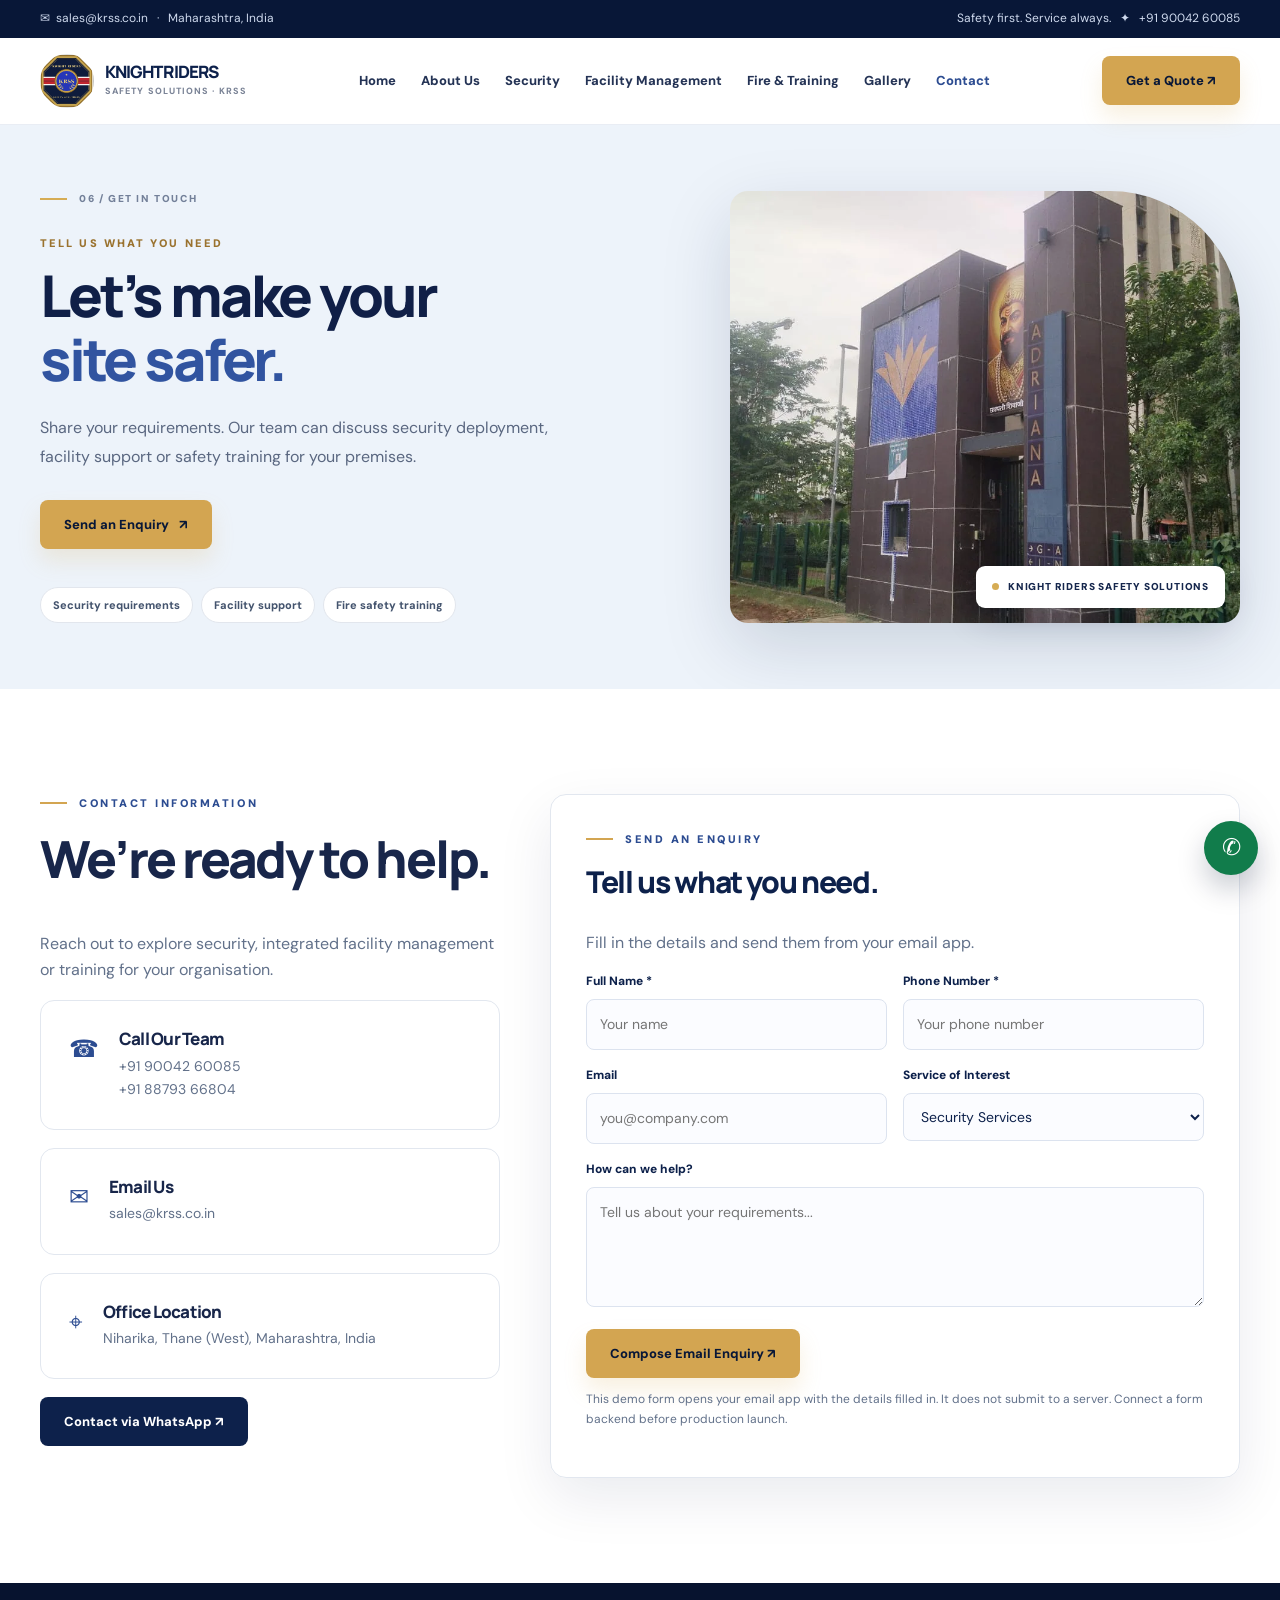
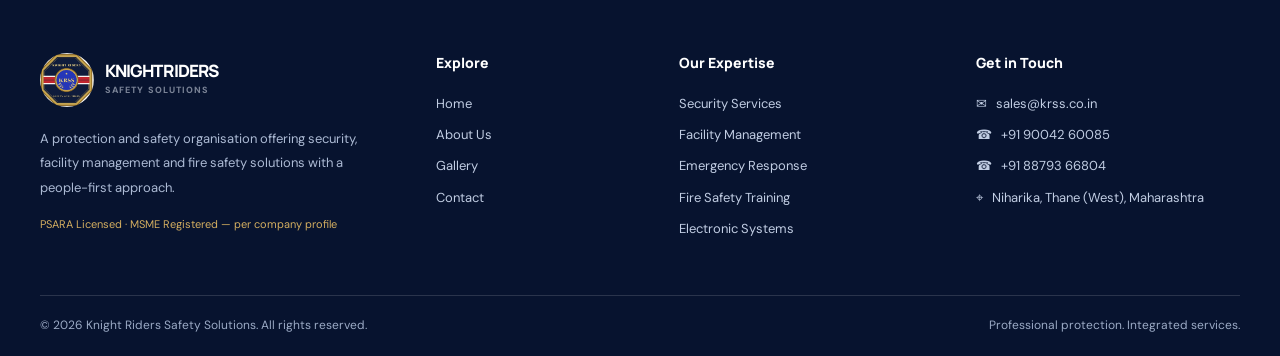
<file: contact.html>
<!DOCTYPE html>

<html lang="en"><head><meta charset="utf-8"/><meta content="width=device-width,initial-scale=1" name="viewport"/><meta content="Contact KRSS in Thane for security, facility management, emergency response and training services." name="description"/><meta content="#0b1941" name="theme-color"/><title>Contact Us | Knight Riders Safety Solutions</title><link href="assets/krss-emblem.webp" rel="icon" type="image/webp"/><link href="https://fonts.googleapis.com" rel="preconnect"/><link href="style.css" rel="stylesheet"/><meta content="light" name="color-scheme"/></head><body><a class="skip-to-content" href="#main-content">Skip to main content</a><div class="topbar"><div class="container"><div>✉  <a href="mailto:sales@krss.co.in">sales@krss.co.in</a>   ·   Maharashtra, India</div><div>Safety first. Service always.   ✦   <a href="tel:+919004260085">+91 90042 60085</a></div></div></div><header class="header"><div class="container navwrap"><a aria-label="KRSS Home" class="logo" href="index.html"><img alt="KRSS logo" decoding="async" loading="lazy" src="assets/krss-emblem.webp"/><span><strong>KNIGHT RIDERS</strong><small>SAFETY SOLUTIONS · KRSS</small></span></a><nav class="navlinks" id="main-navigation"><a class="" href="index.html">Home</a><a class="" href="about.html">About Us</a><a class="" href="security.html">Security</a><a class="" href="facility.html">Facility Management</a><a class="" href="fire-safety.html">Fire &amp; Training</a><a class="" href="gallery.html">Gallery</a><a class="active" href="contact.html">Contact</a></nav><a class="btn btn-gold" href="contact.html">Get a Quote ↗</a><button aria-controls="main-navigation" aria-expanded="false" aria-label="Toggle navigation" class="menu-toggle">☰</button></div></header><main id="main-content"><section class="editorial-hero hero-contact"><div class="container editorial-shell"><div class="editorial-copy"><div class="hero-index"><span class="index-line"></span>06 / GET IN TOUCH</div><div class="editorial-kicker">TELL US WHAT YOU NEED</div><h1>Let’s make your<br/><em>site safer.</em></h1><p>Share your requirements. Our team can discuss security deployment, facility support or safety training for your premises.</p><div class="editorial-actions"><a class="btn btn-gold" href="#contact-form">Send an Enquiry <span aria-hidden="true">↗</span></a></div><div class="hero-chips"><span>Security requirements</span><span>Facility support</span><span>Fire safety training</span></div></div><div class="editorial-visual"><img alt="KRSS team holding a meeting" decoding="async" fetchpriority="high" loading="eager" src="assets/meeting.webp"/><div class="photo-tag"><span class="photo-tag-dot"></span>KNIGHT RIDERS SAFETY SOLUTIONS</div></div></div></section><section class="section" id="contact-form"><div class="container contact-grid"><div><div class="eyebrow">Contact Information</div><h2>We’re ready to help.</h2><p>Reach out to explore security, integrated facility management or training for your organisation.</p><div class="contact-card reveal"><span class="f-icon">☎</span><div><h3>Call Our Team</h3><p><a href="tel:+919004260085">+91 90042 60085</a><br/><a href="tel:+918879366804">+91 88793 66804</a></p></div></div><div class="contact-card reveal"><span class="f-icon">✉</span><div><h3>Email Us</h3><p><a href="mailto:sales@krss.co.in">sales@krss.co.in</a></p></div></div><div class="contact-card reveal"><span class="f-icon">⌖</span><div><h3>Office Location</h3><p>Niharika, Thane (West), Maharashtra, India</p></div></div><a class="btn btn-navy" href="https://wa.me/919004260085?text=Hello%20KRSS" rel="noopener" target="_blank">Contact via WhatsApp ↗</a></div><div class="form-panel reveal"><div class="eyebrow">Send an Enquiry</div><h3 style="font-size:30px;color:var(--navy)">Tell us what you need.</h3><p>Fill in the details and send them from your email app.</p><form id="enquiry-form"><div class="form-grid"><div class="field"><label for="name">Full Name *</label><input id="name" name="name" placeholder="Your name" required=""/></div><div class="field"><label for="phone">Phone Number *</label><input id="phone" inputmode="tel" name="phone" placeholder="Your phone number" required=""/></div><div class="field"><label for="email">Email</label><input id="email" name="email" placeholder="you@company.com" type="email"/></div><div class="field"><label for="service">Service of Interest</label><select id="service" name="service"><option value="Security Services">Security Services</option><option value="Facility Management">Facility Management</option><option value="Fire Safety Training">Fire Safety Training</option><option value="Electronic Security">Electronic Security</option><option value="Other Enquiry">Other Enquiry</option></select></div><div class="field full"><label for="message">How can we help?</label><textarea id="message" name="message" placeholder="Tell us about your requirements..."></textarea></div></div><button class="btn btn-gold" style="margin-top:22px" type="submit">Compose Email Enquiry ↗</button><p class="form-note">This demo form opens your email app with the details filled in. It does not submit to a server. Connect a form backend before production launch.</p></form></div></div></section></main><footer class="footer"><div class="container"><div class="footer-grid"><div><a class="logo" href="index.html"><img alt="KRSS brand" decoding="async" loading="lazy" src="assets/krss-emblem.webp"/><span><strong>KNIGHT RIDERS</strong><small>SAFETY SOLUTIONS</small></span></a><p style="margin-top:20px">A protection and safety organisation offering security, facility management and fire safety solutions with a people-first approach.</p><p style="font-size:11px;color:#d4ae60">PSARA Licensed · MSME Registered — per company profile</p></div><div><h4>Explore</h4><div class="footer-links"><a href="index.html">Home</a><a href="about.html">About Us</a><a href="gallery.html">Gallery</a><a href="contact.html">Contact</a></div></div><div><h4>Our Expertise</h4><div class="footer-links"><a href="security.html">Security Services</a><a href="facility.html">Facility Management</a><a href="fire-safety.html">Emergency Response</a><a href="fire-safety.html">Fire Safety Training</a><a href="security.html">Electronic Systems</a></div></div><div><h4>Get in Touch</h4><div class="footer-links footer-contact"><a href="mailto:sales@krss.co.in">✉   sales@krss.co.in</a><a href="tel:+919004260085">☎   +91 90042 60085</a><a href="tel:+918879366804">☎   +91 88793 66804</a><span style="font-size:13px;color:#c1cde3">⌖   Niharika, Thane (West), Maharashtra</span></div></div></div><div class="footer-bottom"><span>© <span id="year">2026</span> Knight Riders Safety Solutions. All rights reserved.</span><span>Professional protection. Integrated services.</span></div></div></footer><a aria-label="Enquire on WhatsApp" class="float-contact" href="https://wa.me/919004260085?text=Hello%20KRSS%2C%20I%20would%20like%20to%20enquire%20about%20your%20services." rel="noopener" target="_blank">✆</a><script defer="" src="script.js"></script><script>document.getElementById('year').textContent=new Date().getFullYear()</script><script>document.addEventListener('DOMContentLoaded',()=>{const s=new URLSearchParams(location.search).get('service');if(!s)return;const dropdown=document.querySelector('select[name="service"], select');if(dropdown){let option=[...dropdown.options].find(o=>o.value.toLowerCase()===s.toLowerCase()||o.text.toLowerCase().includes(s.toLowerCase()));if(option)dropdown.value=option.value;}});</script></body></html>
</file>
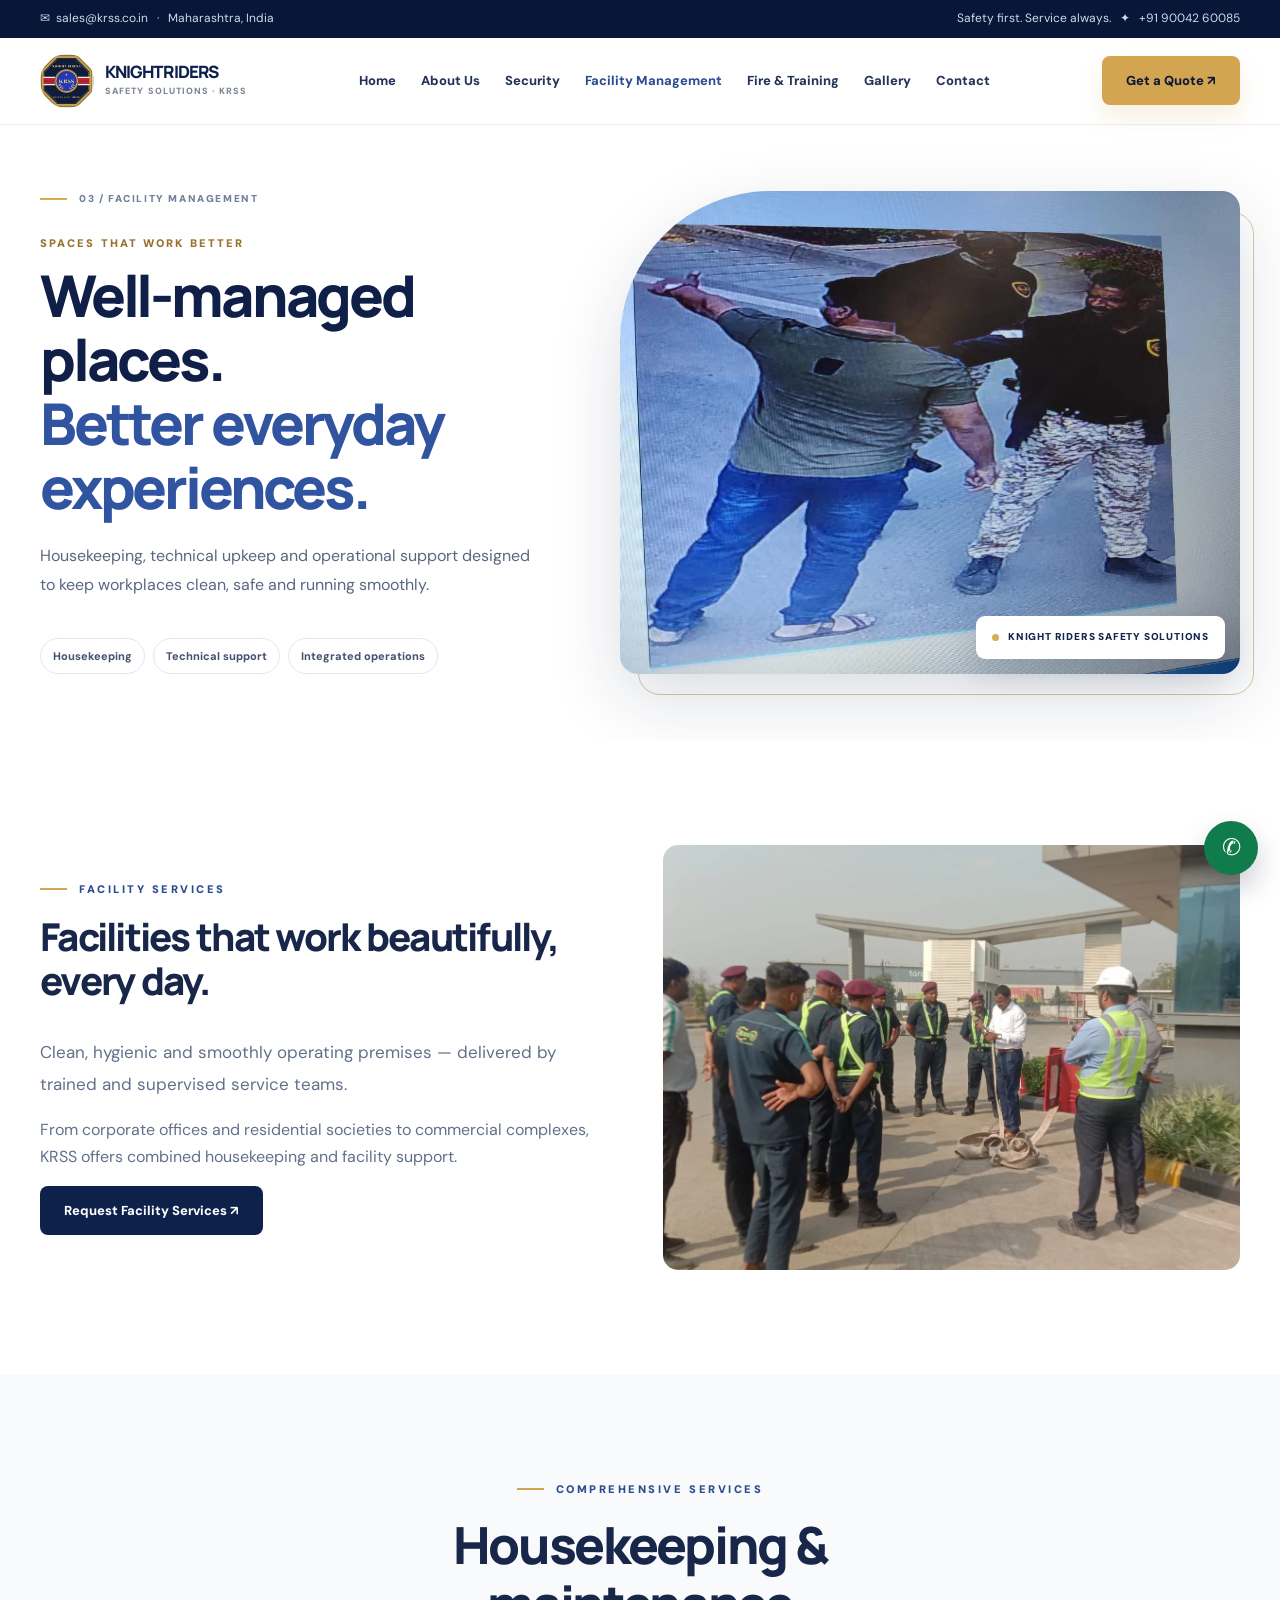
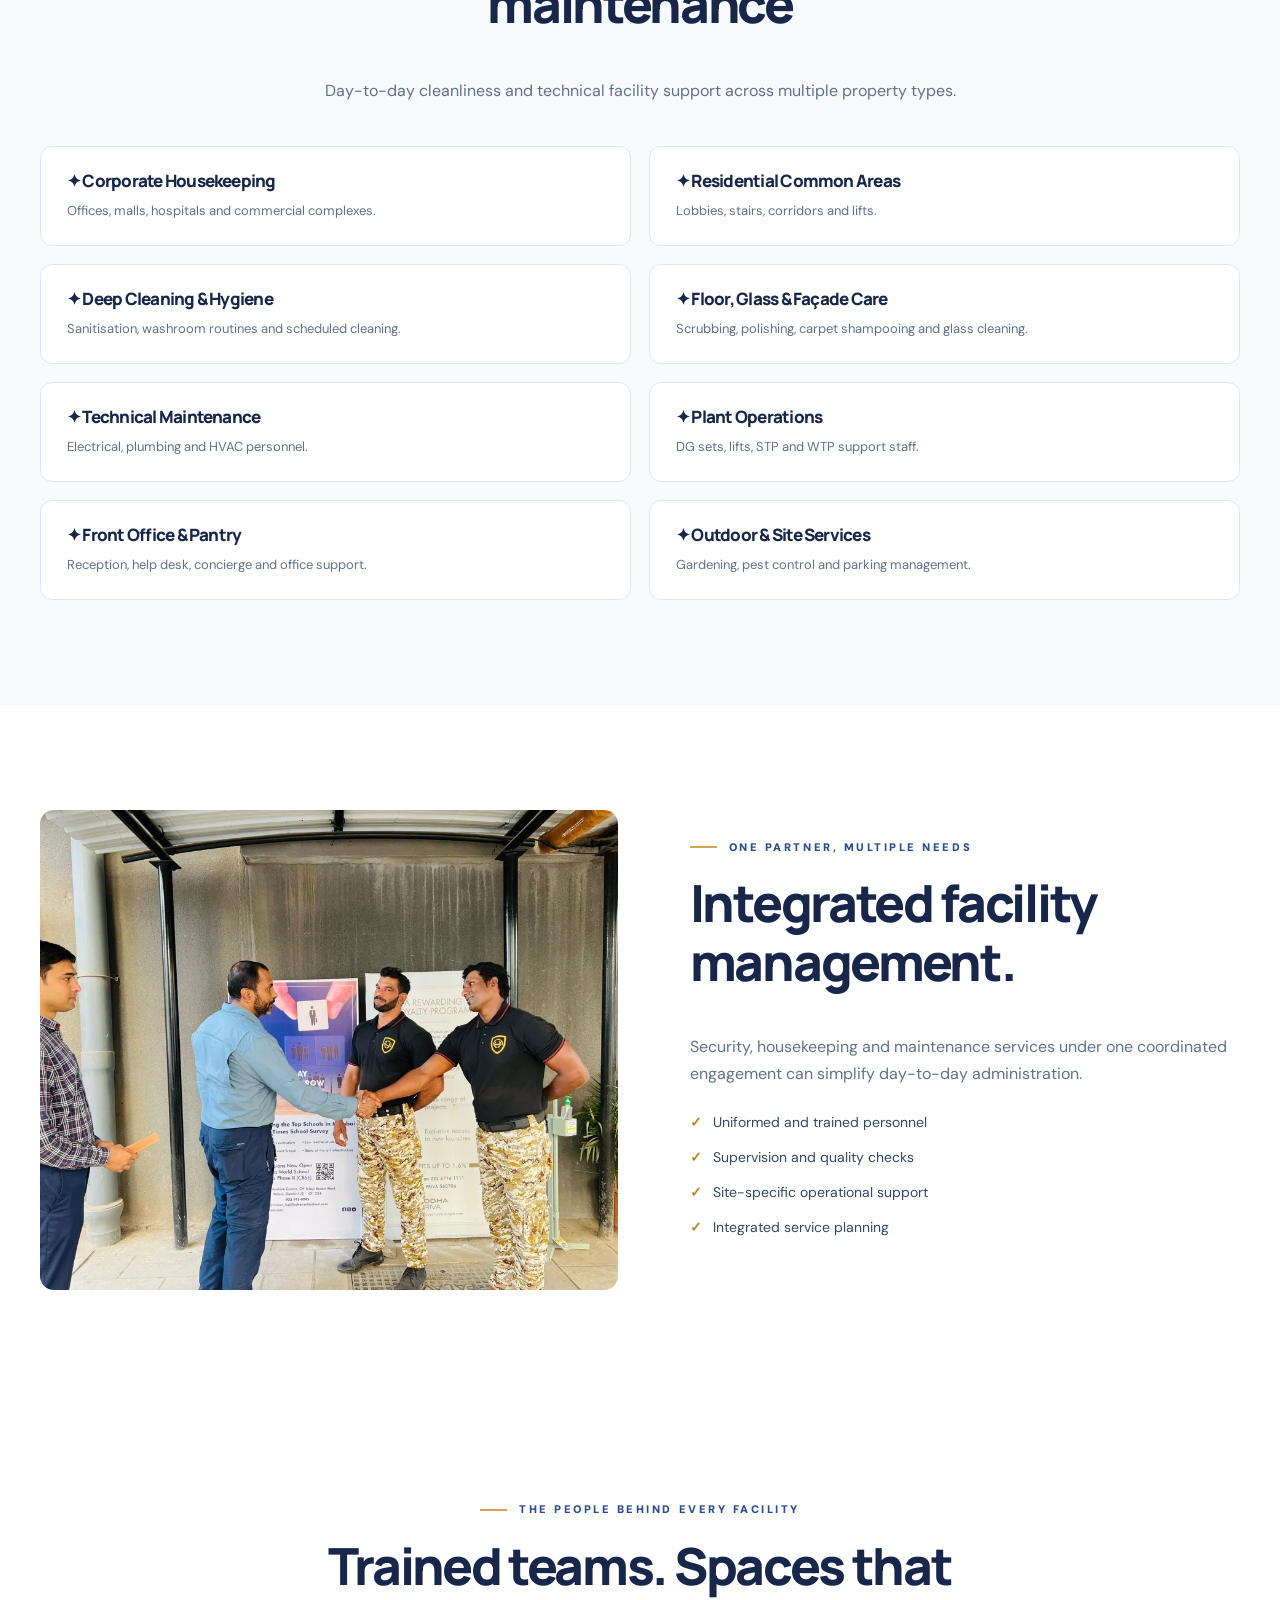
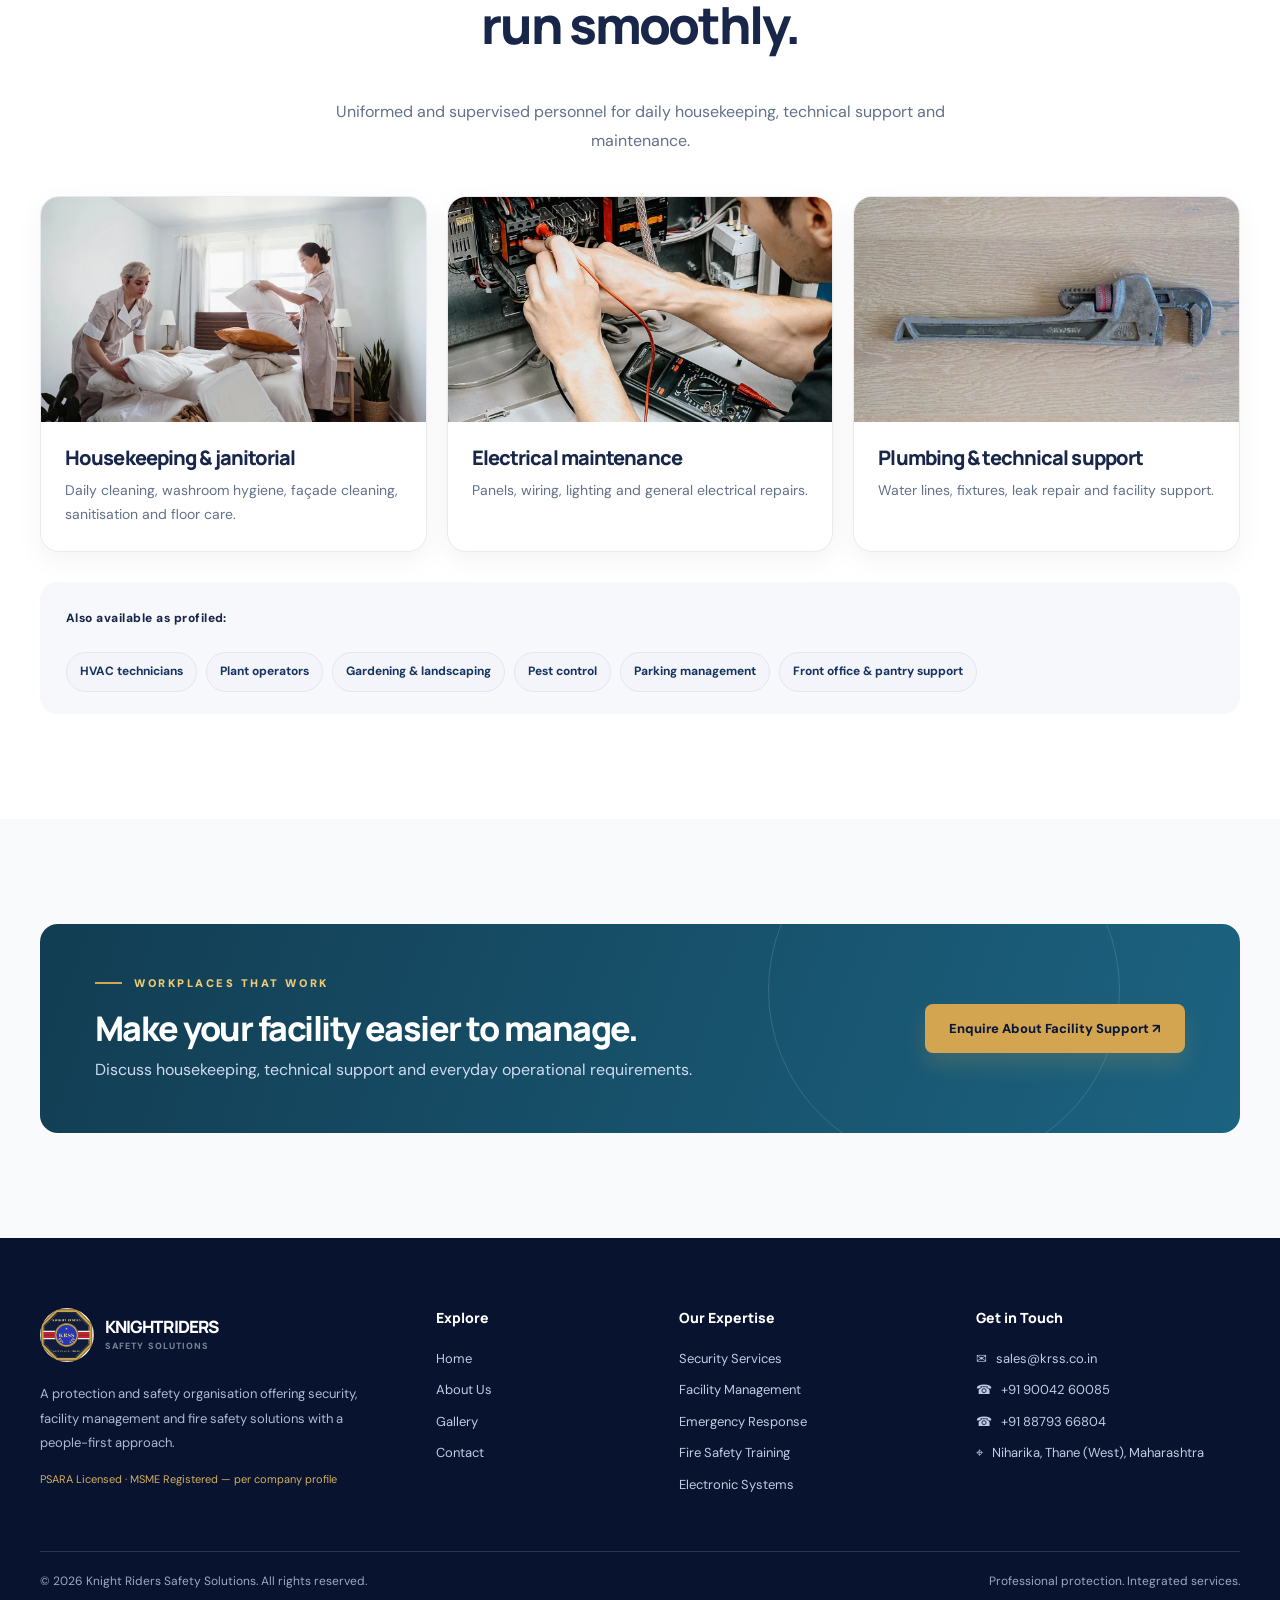
<file: facility.html>
<!DOCTYPE html>

<html lang="en"><head><meta charset="utf-8"/><meta content="width=device-width,initial-scale=1" name="viewport"/><meta content="Professional housekeeping, technical staff, plant operators, pantry and integrated facility management from KRSS." name="description"/><meta content="#0b1941" name="theme-color"/><title>Facility Management | Knight Riders Safety Solutions</title><link href="assets/krss-emblem.webp" rel="icon" type="image/webp"/><link href="https://fonts.googleapis.com" rel="preconnect"/><link href="style.css" rel="stylesheet"/><meta content="light" name="color-scheme"/></head><body><a class="skip-to-content" href="#main-content">Skip to main content</a><div class="topbar"><div class="container"><div>✉  <a href="mailto:sales@krss.co.in">sales@krss.co.in</a>   ·   Maharashtra, India</div><div>Safety first. Service always.   ✦   <a href="tel:+919004260085">+91 90042 60085</a></div></div></div><header class="header"><div class="container navwrap"><a aria-label="KRSS Home" class="logo" href="index.html"><img alt="KRSS logo" decoding="async" loading="lazy" src="assets/krss-emblem.webp"/><span><strong>KNIGHT RIDERS</strong><small>SAFETY SOLUTIONS · KRSS</small></span></a><nav class="navlinks" id="main-navigation"><a class="" href="index.html">Home</a><a class="" href="about.html">About Us</a><a class="" href="security.html">Security</a><a class="active" href="facility.html">Facility Management</a><a class="" href="fire-safety.html">Fire &amp; Training</a><a class="" href="gallery.html">Gallery</a><a class="" href="contact.html">Contact</a></nav><a class="btn btn-gold" href="contact.html">Get a Quote ↗</a><button aria-controls="main-navigation" aria-expanded="false" aria-label="Toggle navigation" class="menu-toggle">☰</button></div></header><main id="main-content"><section class="editorial-hero hero-facility"><div class="container editorial-shell"><div class="editorial-copy"><div class="hero-index"><span class="index-line"></span>03 / FACILITY MANAGEMENT</div><div class="editorial-kicker">SPACES THAT WORK BETTER</div><h1>Well-managed places.<br/><em>Better everyday experiences.</em></h1><p>Housekeeping, technical upkeep and operational support designed to keep workplaces clean, safe and running smoothly.</p><div class="hero-chips"><span>Housekeeping</span><span>Technical support</span><span>Integrated operations</span></div></div><div class="editorial-visual"><img alt="KRSS team at a managed commercial site" decoding="async" fetchpriority="high" loading="eager" src="assets/site-security.webp"/><div class="photo-tag"><span class="photo-tag-dot"></span>KNIGHT RIDERS SAFETY SOLUTIONS</div></div></div></section><section class="section"><div class="container content-layout"><div class="reveal"><div class="eyebrow">Facility Services</div><h2>Facilities that work beautifully, every day.</h2><p class="lead">Clean, hygienic and smoothly operating premises — delivered by trained and supervised service teams.</p><p>From corporate offices and residential societies to commercial complexes, KRSS offers combined housekeeping and facility support.</p><a class="btn btn-navy" href="contact.html">Request Facility Services ↗</a></div><img alt="KRSS team at training session" class="reveal" decoding="async" loading="lazy" src="assets/team-training.webp"/></div></section><section class="section section-muted"><div class="container"><div class="section-title center reveal"><div class="eyebrow">Comprehensive Services</div><h2>Housekeeping &amp; maintenance</h2><p>Day-to-day cleanliness and technical facility support across multiple property types.</p></div><div class="service-list"><div class="list-card reveal"><h3>✦ Corporate Housekeeping</h3><p>Offices, malls, hospitals and commercial complexes.</p></div><div class="list-card reveal"><h3>✦ Residential Common Areas</h3><p>Lobbies, stairs, corridors and lifts.</p></div><div class="list-card reveal"><h3>✦ Deep Cleaning &amp; Hygiene</h3><p>Sanitisation, washroom routines and scheduled cleaning.</p></div><div class="list-card reveal"><h3>✦ Floor, Glass &amp; Façade Care</h3><p>Scrubbing, polishing, carpet shampooing and glass cleaning.</p></div><div class="list-card reveal"><h3>✦ Technical Maintenance</h3><p>Electrical, plumbing and HVAC personnel.</p></div><div class="list-card reveal"><h3>✦ Plant Operations</h3><p>DG sets, lifts, STP and WTP support staff.</p></div><div class="list-card reveal"><h3>✦ Front Office &amp; Pantry</h3><p>Reception, help desk, concierge and office support.</p></div><div class="list-card reveal"><h3>✦ Outdoor &amp; Site Services</h3><p>Gardening, pest control and parking management.</p></div></div></div></section><section class="section"><div class="container split"><div class="image-figure reveal"><img alt="KRSS team on-site" decoding="async" loading="lazy" src="assets/team-building.webp"/></div><div class="reveal"><div class="eyebrow">One Partner, Multiple Needs</div><h2>Integrated facility management.</h2><p>Security, housekeeping and maintenance services under one coordinated engagement can simplify day-to-day administration.</p><ul class="ticklist"><li>Uniformed and trained personnel</li><li>Supervision and quality checks</li><li>Site-specific operational support</li><li>Integrated service planning</li></ul></div></div></section><section class="section facility-team-section"><div class="container"><div class="section-title center reveal"><div class="eyebrow">THE PEOPLE BEHIND EVERY FACILITY</div><h2>Trained teams. Spaces that run smoothly.</h2><p>Uniformed and supervised personnel for daily housekeeping, technical support and maintenance.</p></div><div class="facility-team-grid"><article class="team-profile reveal"><img alt="Housekeeping staff from KRSS facility profile" decoding="async" loading="lazy" src="assets/profile-housekeeping.webp"/><div><h3>Housekeeping &amp; janitorial</h3><p>Daily cleaning, washroom hygiene, façade cleaning, sanitisation and floor care.</p></div></article><article class="team-profile reveal"><img alt="Electrician performing electrical maintenance" decoding="async" loading="lazy" src="assets/profile-electrician.webp"/><div><h3>Electrical maintenance</h3><p>Panels, wiring, lighting and general electrical repairs.</p></div></article><article class="team-profile reveal"><img alt="Plumber servicing site infrastructure" decoding="async" loading="lazy" src="assets/profile-plumber.webp"/><div><h3>Plumbing &amp; technical support</h3><p>Water lines, fixtures, leak repair and facility support.</p></div></article></div><div class="more-services reveal"><span>Also available as profiled:</span><div class="profile-tags"><span>HVAC technicians</span><span>Plant operators</span><span>Gardening &amp; landscaping</span><span>Pest control</span><span>Parking management</span><span>Front office &amp; pantry support</span></div></div></div></section><section class="section section-muted"><div class="container"><div class="banner-cta reveal facility-cta"><div><div class="eyebrow light-eyebrow">WORKPLACES THAT WORK</div><h2>Make your facility easier to manage.</h2><p>Discuss housekeeping, technical support and everyday operational requirements.</p></div><a class="btn btn-gold" href="contact.html?service=Facility%20Management">Enquire About Facility Support ↗</a></div></div></section></main><footer class="footer"><div class="container"><div class="footer-grid"><div><a class="logo" href="index.html"><img alt="KRSS brand" decoding="async" loading="lazy" src="assets/krss-emblem.webp"/><span><strong>KNIGHT RIDERS</strong><small>SAFETY SOLUTIONS</small></span></a><p style="margin-top:20px">A protection and safety organisation offering security, facility management and fire safety solutions with a people-first approach.</p><p style="font-size:11px;color:#d4ae60">PSARA Licensed · MSME Registered — per company profile</p></div><div><h4>Explore</h4><div class="footer-links"><a href="index.html">Home</a><a href="about.html">About Us</a><a href="gallery.html">Gallery</a><a href="contact.html">Contact</a></div></div><div><h4>Our Expertise</h4><div class="footer-links"><a href="security.html">Security Services</a><a href="facility.html">Facility Management</a><a href="fire-safety.html">Emergency Response</a><a href="fire-safety.html">Fire Safety Training</a><a href="security.html">Electronic Systems</a></div></div><div><h4>Get in Touch</h4><div class="footer-links footer-contact"><a href="mailto:sales@krss.co.in">✉   sales@krss.co.in</a><a href="tel:+919004260085">☎   +91 90042 60085</a><a href="tel:+918879366804">☎   +91 88793 66804</a><span style="font-size:13px;color:#c1cde3">⌖   Niharika, Thane (West), Maharashtra</span></div></div></div><div class="footer-bottom"><span>© <span id="year">2026</span> Knight Riders Safety Solutions. All rights reserved.</span><span>Professional protection. Integrated services.</span></div></div></footer><a aria-label="Enquire on WhatsApp" class="float-contact" href="https://wa.me/919004260085?text=Hello%20KRSS%2C%20I%20would%20like%20to%20enquire%20about%20your%20services." rel="noopener" target="_blank">✆</a><script defer="" src="script.js"></script><script>document.getElementById('year').textContent=new Date().getFullYear()</script></body></html>
</file>
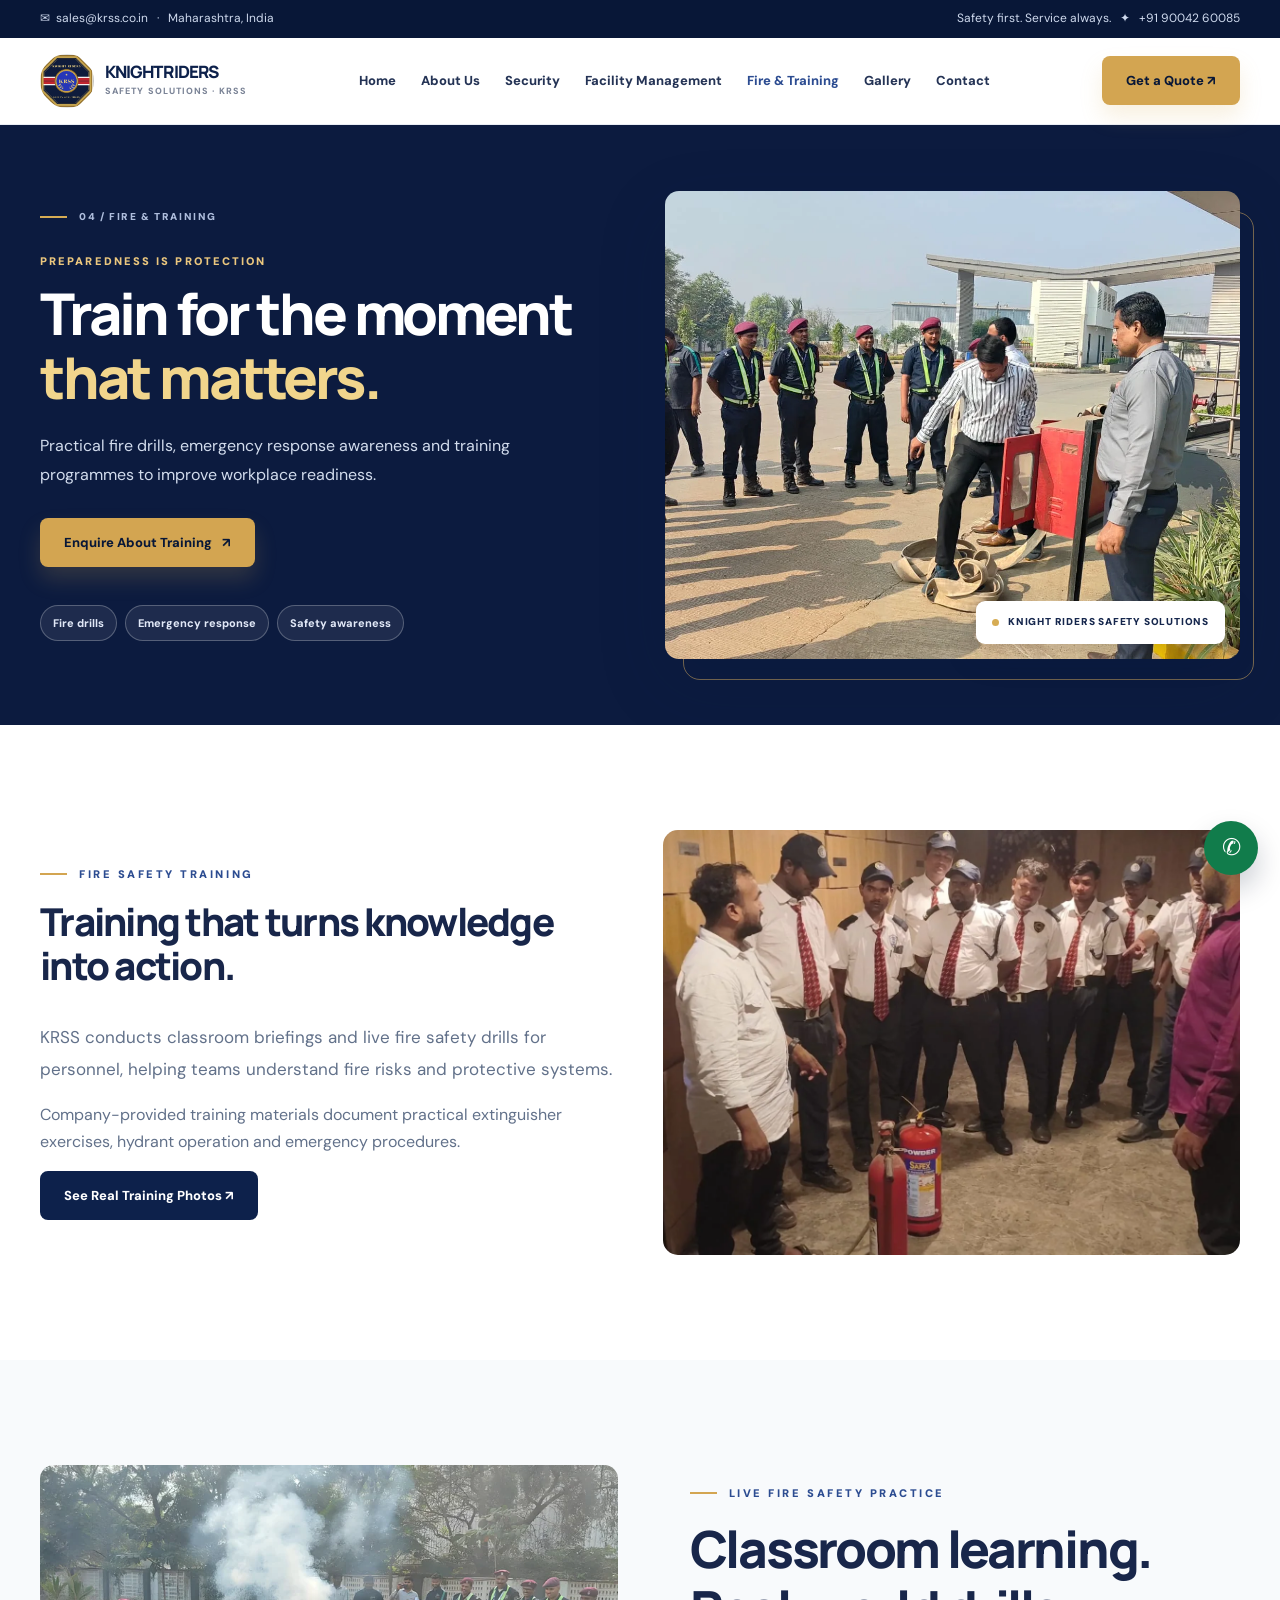
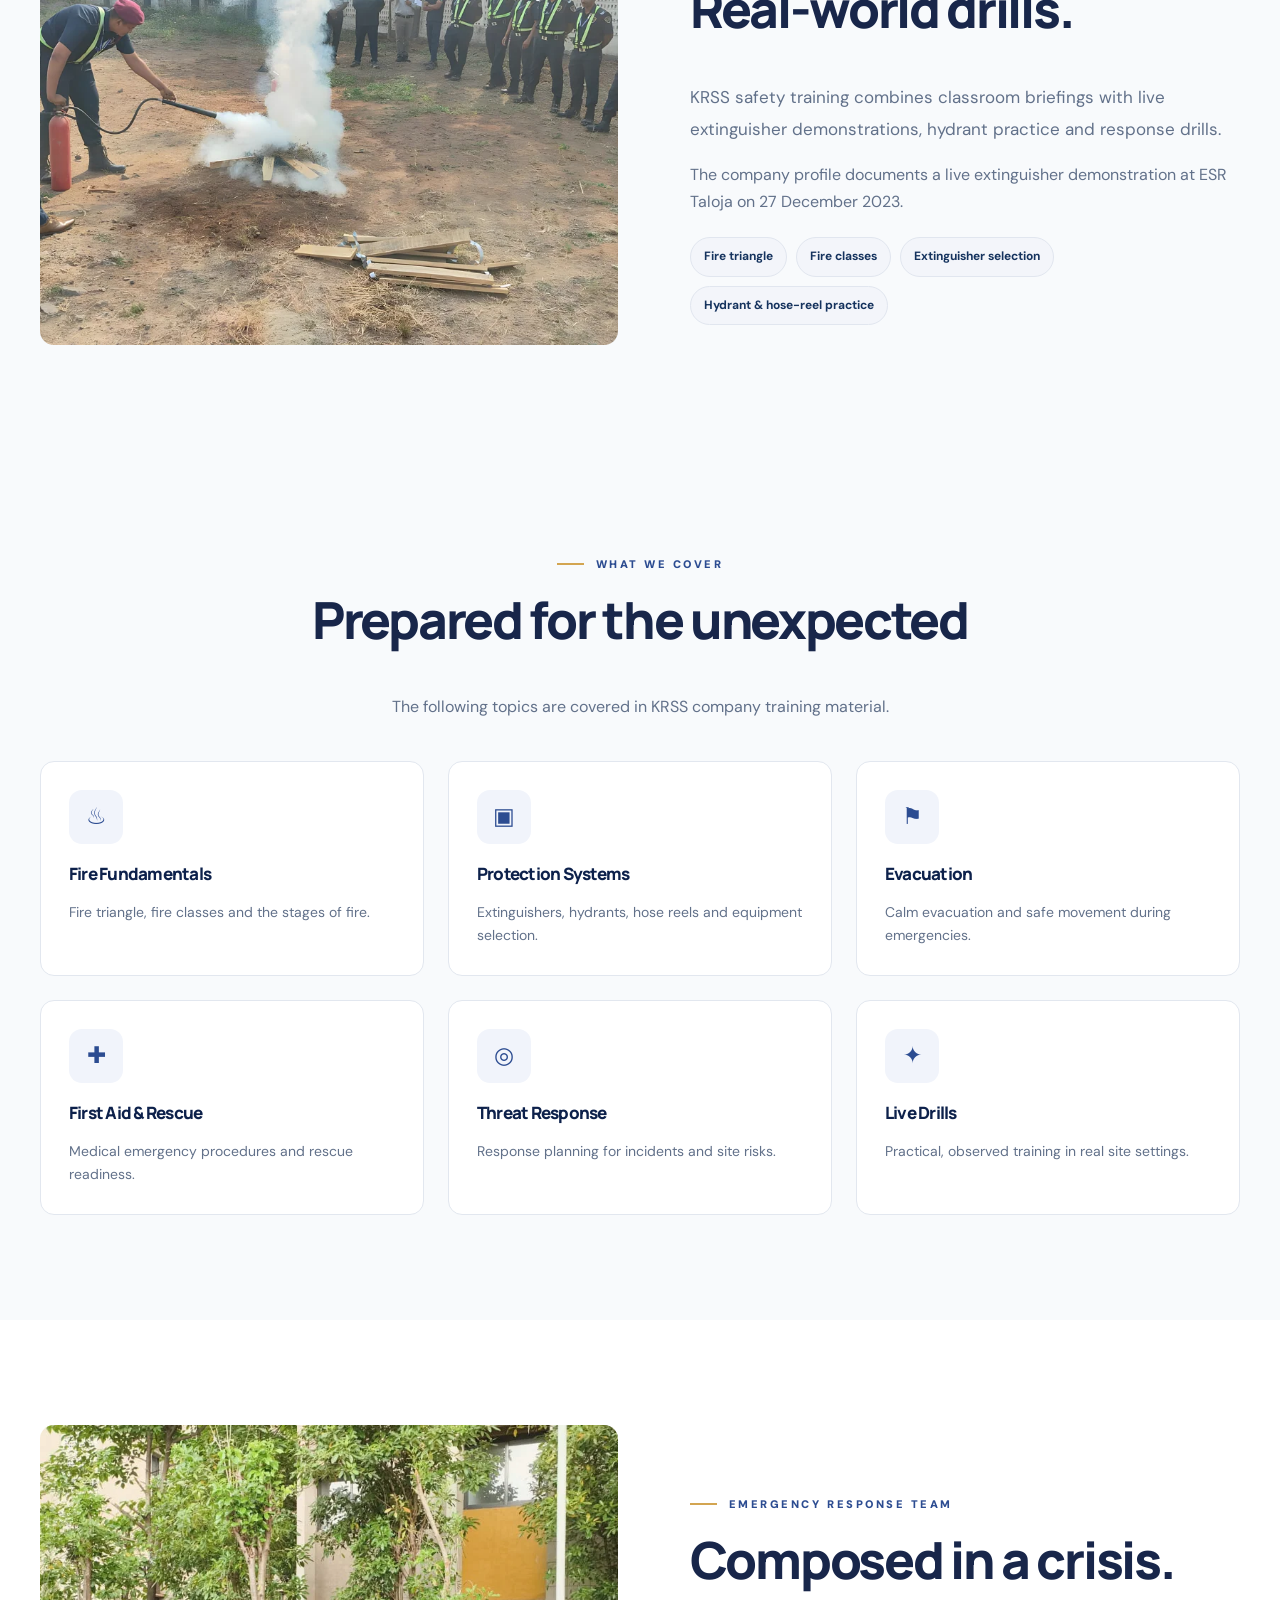
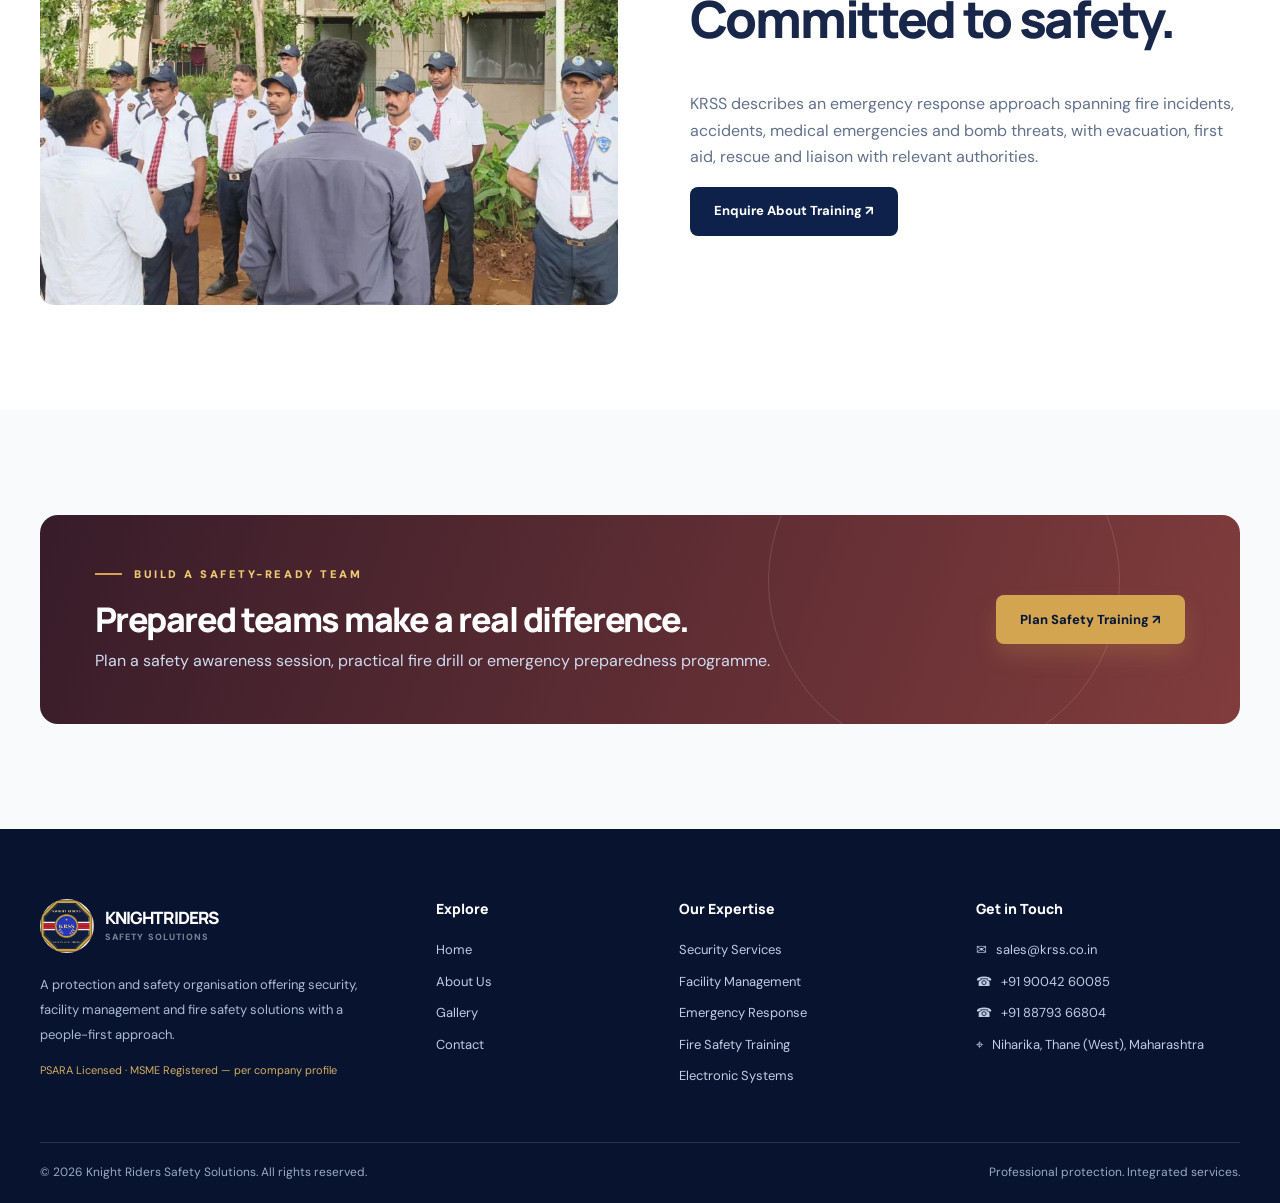
<file: fire-safety.html>
<!DOCTYPE html>

<html lang="en"><head><meta charset="utf-8"/><meta content="width=device-width,initial-scale=1" name="viewport"/><meta content="Fire safety training, ERT preparedness, rescue, live drills and emergency response by KRSS." name="description"/><meta content="#0b1941" name="theme-color"/><title>Fire Safety &amp; Training | Knight Riders Safety Solutions</title><link href="assets/krss-emblem.webp" rel="icon" type="image/webp"/><link href="https://fonts.googleapis.com" rel="preconnect"/><link href="style.css" rel="stylesheet"/><meta content="light" name="color-scheme"/></head><body><a class="skip-to-content" href="#main-content">Skip to main content</a><div class="topbar"><div class="container"><div>✉  <a href="mailto:sales@krss.co.in">sales@krss.co.in</a>   ·   Maharashtra, India</div><div>Safety first. Service always.   ✦   <a href="tel:+919004260085">+91 90042 60085</a></div></div></div><header class="header"><div class="container navwrap"><a aria-label="KRSS Home" class="logo" href="index.html"><img alt="KRSS logo" decoding="async" loading="lazy" src="assets/krss-emblem.webp"/><span><strong>KNIGHT RIDERS</strong><small>SAFETY SOLUTIONS · KRSS</small></span></a><nav class="navlinks" id="main-navigation"><a class="" href="index.html">Home</a><a class="" href="about.html">About Us</a><a class="" href="security.html">Security</a><a class="" href="facility.html">Facility Management</a><a class="active" href="fire-safety.html">Fire &amp; Training</a><a class="" href="gallery.html">Gallery</a><a class="" href="contact.html">Contact</a></nav><a class="btn btn-gold" href="contact.html">Get a Quote ↗</a><button aria-controls="main-navigation" aria-expanded="false" aria-label="Toggle navigation" class="menu-toggle">☰</button></div></header><main id="main-content"><section class="editorial-hero hero-fire"><div class="container editorial-shell"><div class="editorial-copy"><div class="hero-index"><span class="index-line"></span>04 / FIRE &amp; TRAINING</div><div class="editorial-kicker">PREPAREDNESS IS PROTECTION</div><h1>Train for the moment<br/><em>that matters.</em></h1><p>Practical fire drills, emergency response awareness and training programmes to improve workplace readiness.</p><div class="editorial-actions"><a class="btn btn-gold" href="contact.html?service=Fire%20Safety%20%26%20Training">Enquire About Training <span aria-hidden="true">↗</span></a></div><div class="hero-chips"><span>Fire drills</span><span>Emergency response</span><span>Safety awareness</span></div></div><div class="editorial-visual"><img alt="KRSS fire safety practical training" decoding="async" fetchpriority="high" loading="eager" src="assets/fire-training.webp"/><div class="photo-tag"><span class="photo-tag-dot"></span>KNIGHT RIDERS SAFETY SOLUTIONS</div></div></div></section><section class="section"><div class="container content-layout"><div class="reveal"><div class="eyebrow">Fire Safety Training</div><h2>Training that turns knowledge into action.</h2><p class="lead">KRSS conducts classroom briefings and live fire safety drills for personnel, helping teams understand fire risks and protective systems.</p><p>Company-provided training materials document practical extinguisher exercises, hydrant operation and emergency procedures.</p><a class="btn btn-navy" href="gallery.html">See Real Training Photos ↗</a></div><img alt="Real KRSS fire safety training" class="reveal" decoding="async" loading="lazy" src="assets/fire-demo.webp"/></div></section><section class="section section-muted"><div class="container split"><div class="image-figure reveal"><img alt="Live fire extinguisher demonstration during KRSS training" decoding="async" loading="lazy" src="assets/profile-fire-training.webp"/></div><div class="reveal"><div class="eyebrow">LIVE FIRE SAFETY PRACTICE</div><h2>Classroom learning. Real-world drills.</h2><p class="lead">KRSS safety training combines classroom briefings with live extinguisher demonstrations, hydrant practice and response drills.</p><p>The company profile documents a live extinguisher demonstration at ESR Taloja on 27 December 2023.</p><div class="profile-tags"><span>Fire triangle</span><span>Fire classes</span><span>Extinguisher selection</span><span>Hydrant &amp; hose-reel practice</span></div></div></div></section><section class="section section-muted"><div class="container"><div class="section-title center reveal"><div class="eyebrow">What We Cover</div><h2>Prepared for the unexpected</h2><p>The following topics are covered in KRSS company training material.</p></div><div class="grid3"><div class="feature reveal"><div class="f-icon">♨</div><h3>Fire Fundamentals</h3><p>Fire triangle, fire classes and the stages of fire.</p></div><div class="feature reveal"><div class="f-icon">▣</div><h3>Protection Systems</h3><p>Extinguishers, hydrants, hose reels and equipment selection.</p></div><div class="feature reveal"><div class="f-icon">⚑</div><h3>Evacuation</h3><p>Calm evacuation and safe movement during emergencies.</p></div><div class="feature reveal"><div class="f-icon">✚</div><h3>First Aid &amp; Rescue</h3><p>Medical emergency procedures and rescue readiness.</p></div><div class="feature reveal"><div class="f-icon">◎</div><h3>Threat Response</h3><p>Response planning for incidents and site risks.</p></div><div class="feature reveal"><div class="f-icon">✦</div><h3>Live Drills</h3><p>Practical, observed training in real site settings.</p></div></div></div></section><section class="section"><div class="container split"><div class="image-figure reveal"><img alt="KRSS fire equipment training" decoding="async" loading="lazy" src="assets/fire-extinguisher.webp"/></div><div class="reveal"><div class="eyebrow">Emergency Response Team</div><h2>Composed in a crisis. Committed to safety.</h2><p>KRSS describes an emergency response approach spanning fire incidents, accidents, medical emergencies and bomb threats, with evacuation, first aid, rescue and liaison with relevant authorities.</p><a class="btn btn-navy" href="contact.html">Enquire About Training ↗</a></div></div></section><section class="section section-muted"><div class="container"><div class="banner-cta reveal fire-cta"><div><div class="eyebrow light-eyebrow">BUILD A SAFETY-READY TEAM</div><h2>Prepared teams make a real difference.</h2><p>Plan a safety awareness session, practical fire drill or emergency preparedness programme.</p></div><a class="btn btn-gold" href="contact.html?service=Fire%20Safety%20%26%20Training">Plan Safety Training ↗</a></div></div></section></main><footer class="footer"><div class="container"><div class="footer-grid"><div><a class="logo" href="index.html"><img alt="KRSS brand" decoding="async" loading="lazy" src="assets/krss-emblem.webp"/><span><strong>KNIGHT RIDERS</strong><small>SAFETY SOLUTIONS</small></span></a><p style="margin-top:20px">A protection and safety organisation offering security, facility management and fire safety solutions with a people-first approach.</p><p style="font-size:11px;color:#d4ae60">PSARA Licensed · MSME Registered — per company profile</p></div><div><h4>Explore</h4><div class="footer-links"><a href="index.html">Home</a><a href="about.html">About Us</a><a href="gallery.html">Gallery</a><a href="contact.html">Contact</a></div></div><div><h4>Our Expertise</h4><div class="footer-links"><a href="security.html">Security Services</a><a href="facility.html">Facility Management</a><a href="fire-safety.html">Emergency Response</a><a href="fire-safety.html">Fire Safety Training</a><a href="security.html">Electronic Systems</a></div></div><div><h4>Get in Touch</h4><div class="footer-links footer-contact"><a href="mailto:sales@krss.co.in">✉   sales@krss.co.in</a><a href="tel:+919004260085">☎   +91 90042 60085</a><a href="tel:+918879366804">☎   +91 88793 66804</a><span style="font-size:13px;color:#c1cde3">⌖   Niharika, Thane (West), Maharashtra</span></div></div></div><div class="footer-bottom"><span>© <span id="year">2026</span> Knight Riders Safety Solutions. All rights reserved.</span><span>Professional protection. Integrated services.</span></div></div></footer><a aria-label="Enquire on WhatsApp" class="float-contact" href="https://wa.me/919004260085?text=Hello%20KRSS%2C%20I%20would%20like%20to%20enquire%20about%20your%20services." rel="noopener" target="_blank">✆</a><script defer="" src="script.js"></script><script>document.getElementById('year').textContent=new Date().getFullYear()</script></body></html>
</file>
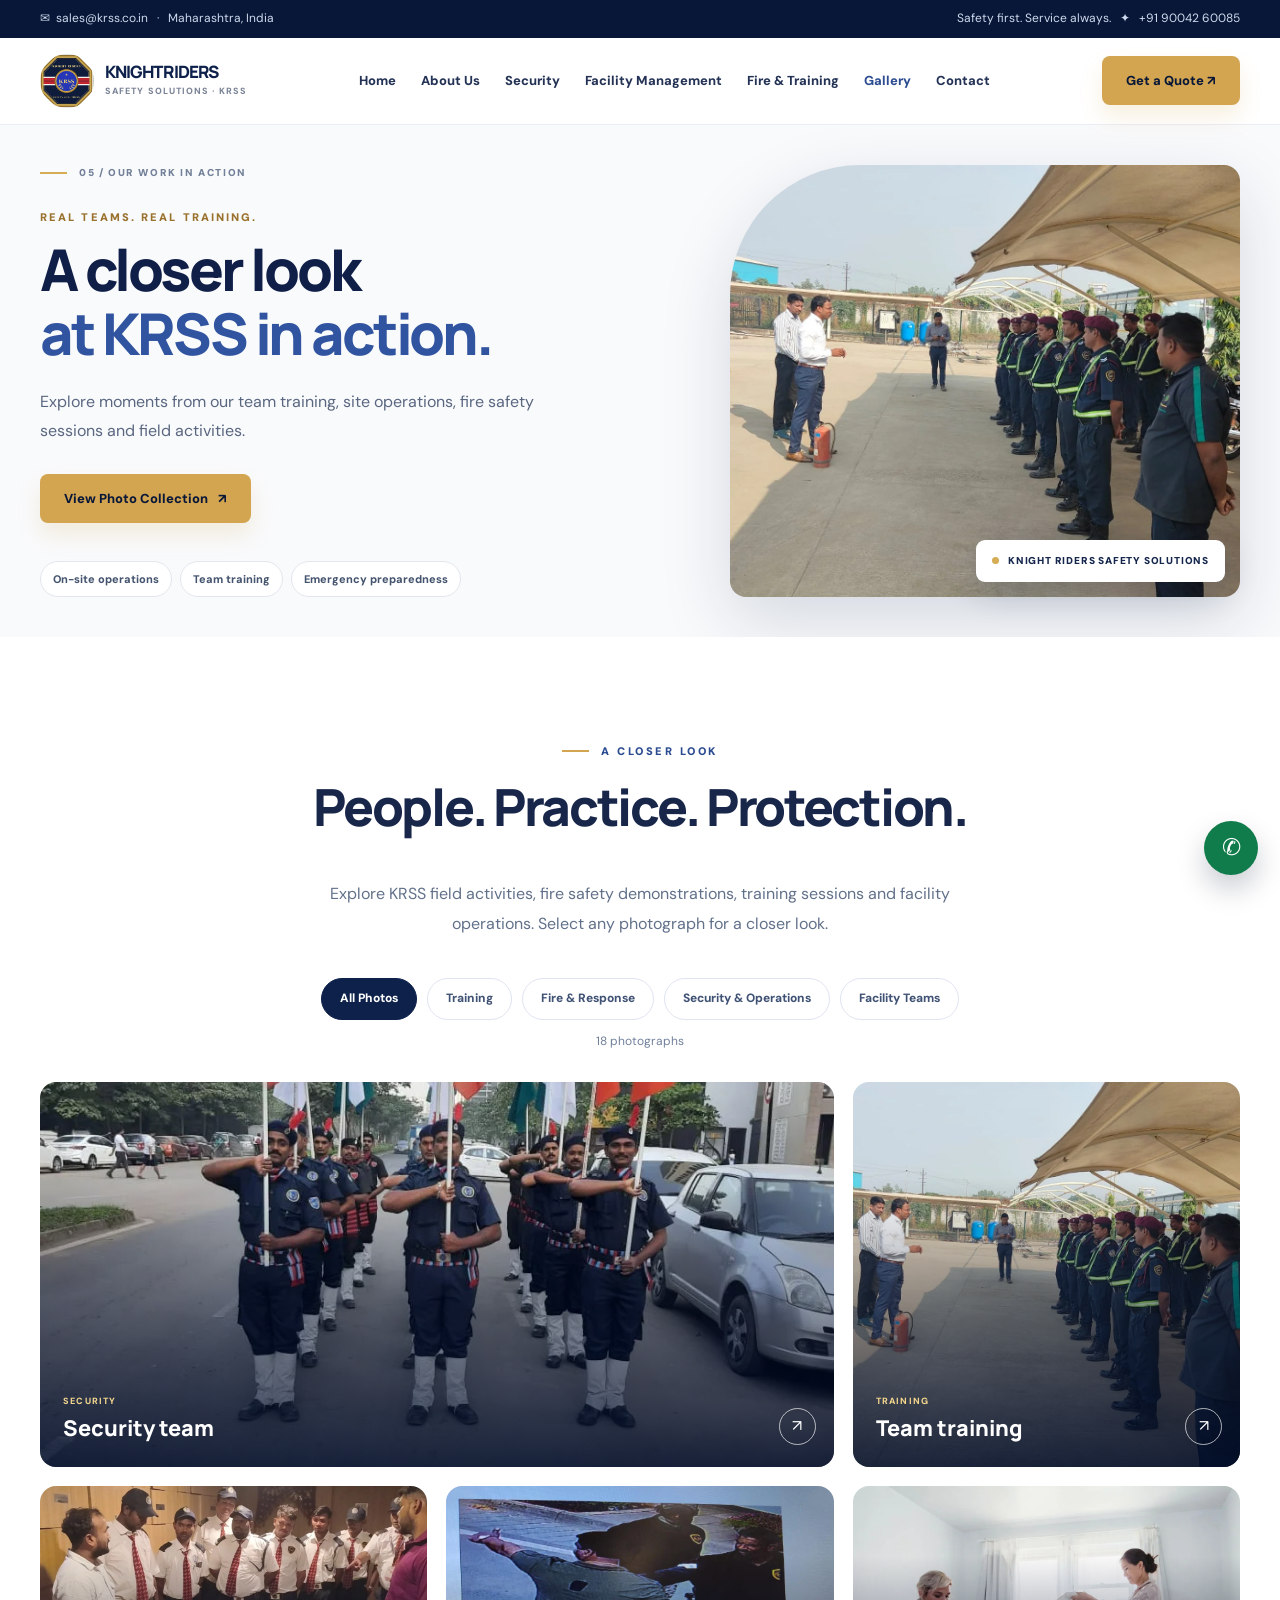
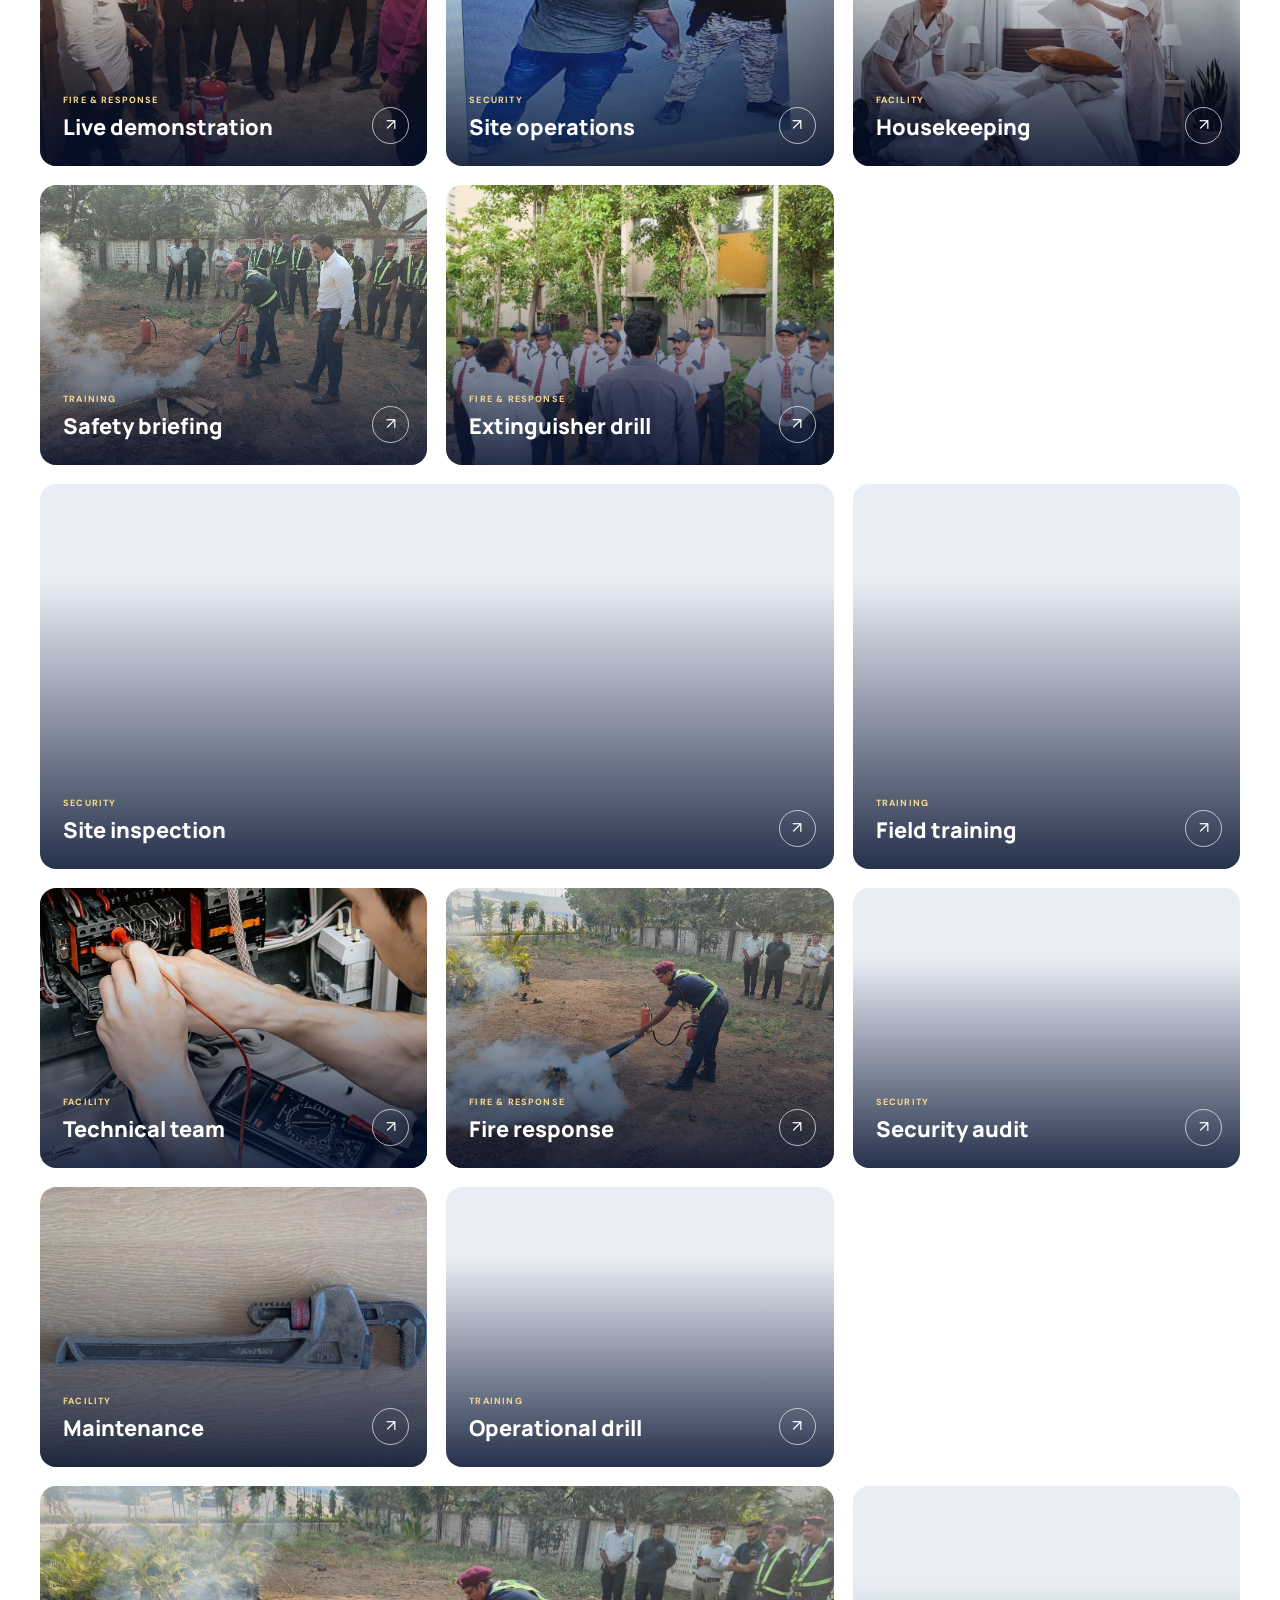
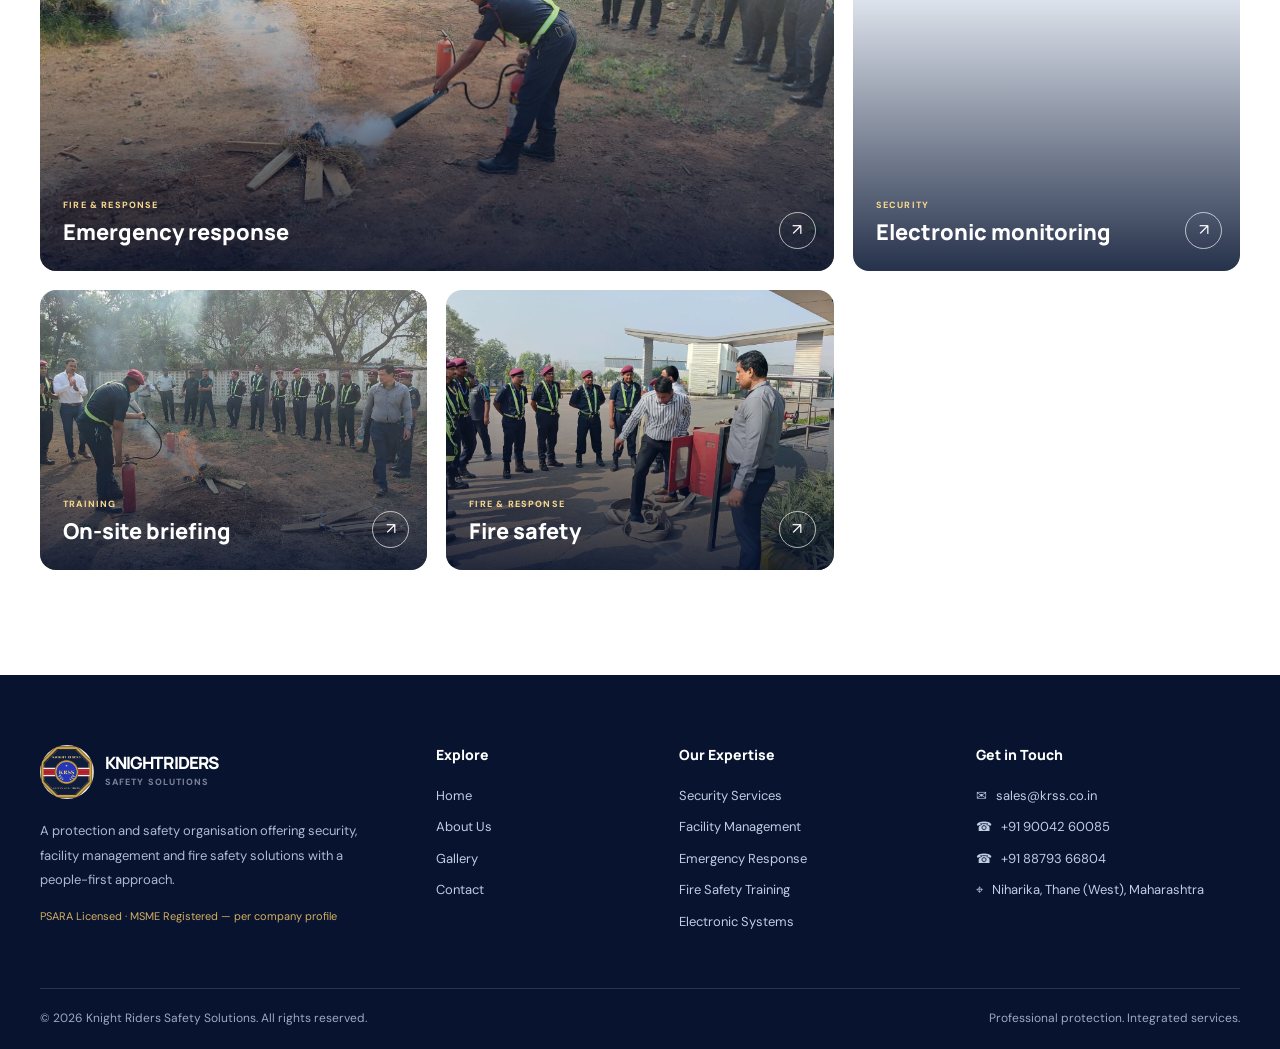
<file: gallery.html>
<!DOCTYPE html>

<html lang="en"><head><meta charset="utf-8"/><meta content="width=device-width,initial-scale=1" name="viewport"/><meta content="KRSS training gallery with real guard, fire drill and site operations photographs." name="description"/><meta content="#0b1941" name="theme-color"/><title>Gallery | Knight Riders Safety Solutions</title><link href="assets/krss-emblem.webp" rel="icon" type="image/webp"/><link href="https://fonts.googleapis.com" rel="preconnect"/><link href="style.css" rel="stylesheet"/><meta content="light" name="color-scheme"/></head><body><a class="skip-to-content" href="#main-content">Skip to main content</a><div class="topbar"><div class="container"><div>✉  <a href="mailto:sales@krss.co.in">sales@krss.co.in</a>   ·   Maharashtra, India</div><div>Safety first. Service always.   ✦   <a href="tel:+919004260085">+91 90042 60085</a></div></div></div><header class="header"><div class="container navwrap"><a aria-label="KRSS Home" class="logo" href="index.html"><img alt="KRSS logo" decoding="async" loading="lazy" src="assets/krss-emblem.webp"/><span><strong>KNIGHT RIDERS</strong><small>SAFETY SOLUTIONS · KRSS</small></span></a><nav class="navlinks" id="main-navigation"><a class="" href="index.html">Home</a><a class="" href="about.html">About Us</a><a class="" href="security.html">Security</a><a class="" href="facility.html">Facility Management</a><a class="" href="fire-safety.html">Fire &amp; Training</a><a class="active" href="gallery.html">Gallery</a><a class="" href="contact.html">Contact</a></nav><a class="btn btn-gold" href="contact.html">Get a Quote ↗</a><button aria-controls="main-navigation" aria-expanded="false" aria-label="Toggle navigation" class="menu-toggle">☰</button></div></header><main id="main-content"><section class="editorial-hero hero-gallery"><div class="container editorial-shell"><div class="editorial-copy"><div class="hero-index"><span class="index-line"></span>05 / OUR WORK IN ACTION</div><div class="editorial-kicker">REAL TEAMS. REAL TRAINING.</div><h1>A closer look<br/><em>at KRSS in action.</em></h1><p>Explore moments from our team training, site operations, fire safety sessions and field activities.</p><div class="editorial-actions"><a class="btn btn-gold" href="#gallery-collection">View Photo Collection <span aria-hidden="true">↗</span></a></div><div class="hero-chips"><span>On-site operations</span><span>Team training</span><span>Emergency preparedness</span></div></div><div class="editorial-visual"><img alt="KRSS personnel at training activity" decoding="async" fetchpriority="high" loading="eager" src="assets/training-group.webp"/><div class="photo-tag"><span class="photo-tag-dot"></span>KNIGHT RIDERS SAFETY SOLUTIONS</div></div></div></section><section class="section" id="gallery-collection"><div class="container"><div class="section-title center reveal"><div class="eyebrow">A CLOSER LOOK</div><h2>People. Practice. Protection.</h2><p>Explore KRSS field activities, fire safety demonstrations, training sessions and facility operations. Select any photograph for a closer look.</p></div>
<div aria-label="Filter photographs" class="gallery-filterbar" role="group"><button aria-pressed="true" class="filter-pill active" data-filter="all" type="button">All Photos</button><button aria-pressed="false" class="filter-pill" data-filter="training" type="button">Training</button><button aria-pressed="false" class="filter-pill" data-filter="fire" type="button">Fire &amp; Response</button><button aria-pressed="false" class="filter-pill" data-filter="security" type="button">Security &amp; Operations</button><button aria-pressed="false" class="filter-pill" data-filter="facility" type="button">Facility Teams</button></div><p aria-live="polite" class="gallery-count"></p><div class="gallery-masonry"><button aria-label="View Security team" class="gallery-tile reveal" data-category="security" type="button"><img alt="KRSS security team parade" decoding="async" loading="lazy" src="assets/parade.webp"/><span class="gallery-tile-caption"><span>SECURITY</span><strong>Security team</strong></span><span aria-hidden="true" class="gallery-zoom">↗</span></button><button aria-label="View Team training" class="gallery-tile reveal" data-category="training" type="button"><img alt="Team training programme" decoding="async" loading="lazy" src="assets/training-group.webp"/><span class="gallery-tile-caption"><span>TRAINING</span><strong>Team training</strong></span><span aria-hidden="true" class="gallery-zoom">↗</span></button><button aria-label="View Live demonstration" class="gallery-tile reveal" data-category="fire" type="button"><img alt="Fire safety practical demonstration" decoding="async" loading="lazy" src="assets/fire-demo.webp"/><span class="gallery-tile-caption"><span>FIRE &amp; RESPONSE</span><strong>Live demonstration</strong></span><span aria-hidden="true" class="gallery-zoom">↗</span></button><button aria-label="View Site operations" class="gallery-tile reveal" data-category="security" type="button"><img alt="KRSS security personnel at site" decoding="async" loading="lazy" src="assets/site-security.webp"/><span class="gallery-tile-caption"><span>SECURITY</span><strong>Site operations</strong></span><span aria-hidden="true" class="gallery-zoom">↗</span></button><button aria-label="View Housekeeping" class="gallery-tile reveal" data-category="facility" type="button"><img alt="Housekeeping and facility personnel" decoding="async" loading="lazy" src="assets/profile-housekeeping.webp"/><span class="gallery-tile-caption"><span>FACILITY</span><strong>Housekeeping</strong></span><span aria-hidden="true" class="gallery-zoom">↗</span></button><button aria-label="View Safety briefing" class="gallery-tile reveal" data-category="training" type="button"><img alt="KRSS staff learning safety procedures" decoding="async" loading="lazy" src="assets/safety-session.webp"/><span class="gallery-tile-caption"><span>TRAINING</span><strong>Safety briefing</strong></span><span aria-hidden="true" class="gallery-zoom">↗</span></button><button aria-label="View Extinguisher drill" class="gallery-tile reveal" data-category="fire" type="button"><img alt="Fire extinguisher practice" decoding="async" loading="lazy" src="assets/fire-extinguisher.webp"/><span class="gallery-tile-caption"><span>FIRE &amp; RESPONSE</span><strong>Extinguisher drill</strong></span><span aria-hidden="true" class="gallery-zoom">↗</span></button><button aria-label="View Site inspection" class="gallery-tile reveal" data-category="security" type="button"><img alt="Security staff supervision and inspection" decoding="async" loading="lazy" src="assets/guard-inspection.webp"/><span class="gallery-tile-caption"><span>SECURITY</span><strong>Site inspection</strong></span><span aria-hidden="true" class="gallery-zoom">↗</span></button><button aria-label="View Field training" class="gallery-tile reveal" data-category="training" type="button"><img alt="Outdoor operational training" decoding="async" loading="lazy" src="assets/outdoor-training.webp"/><span class="gallery-tile-caption"><span>TRAINING</span><strong>Field training</strong></span><span aria-hidden="true" class="gallery-zoom">↗</span></button><button aria-label="View Technical team" class="gallery-tile reveal" data-category="facility" type="button"><img alt="Electrical maintenance technician" decoding="async" loading="lazy" src="assets/profile-electrician.webp"/><span class="gallery-tile-caption"><span>FACILITY</span><strong>Technical team</strong></span><span aria-hidden="true" class="gallery-zoom">↗</span></button><button aria-label="View Fire response" class="gallery-tile reveal" data-category="fire" type="button"><img alt="Fire safety field training" decoding="async" loading="lazy" src="assets/fire-field.webp"/><span class="gallery-tile-caption"><span>FIRE &amp; RESPONSE</span><strong>Fire response</strong></span><span aria-hidden="true" class="gallery-zoom">↗</span></button><button aria-label="View Security audit" class="gallery-tile reveal" data-category="security" type="button"><img alt="KRSS security site audit" decoding="async" loading="lazy" src="assets/site-audit.webp"/><span class="gallery-tile-caption"><span>SECURITY</span><strong>Security audit</strong></span><span aria-hidden="true" class="gallery-zoom">↗</span></button><button aria-label="View Maintenance" class="gallery-tile reveal" data-category="facility" type="button"><img alt="Plumbing and maintenance operations" decoding="async" loading="lazy" src="assets/profile-plumber.webp"/><span class="gallery-tile-caption"><span>FACILITY</span><strong>Maintenance</strong></span><span aria-hidden="true" class="gallery-zoom">↗</span></button><button aria-label="View Operational drill" class="gallery-tile reveal" data-category="training" type="button"><img alt="KRSS team drill" decoding="async" loading="lazy" src="assets/team-drill.webp"/><span class="gallery-tile-caption"><span>TRAINING</span><strong>Operational drill</strong></span><span aria-hidden="true" class="gallery-zoom">↗</span></button><button aria-label="View Emergency response" class="gallery-tile reveal" data-category="fire" type="button"><img alt="Emergency response activity" decoding="async" loading="lazy" src="assets/evacuation.webp"/><span class="gallery-tile-caption"><span>FIRE &amp; RESPONSE</span><strong>Emergency response</strong></span><span aria-hidden="true" class="gallery-zoom">↗</span></button><button aria-label="View Electronic monitoring" class="gallery-tile reveal" data-category="security" type="button"><img alt="Electronic CCTV monitoring operations" decoding="async" loading="lazy" src="assets/profile-monitoring.webp"/><span class="gallery-tile-caption"><span>SECURITY</span><strong>Electronic monitoring</strong></span><span aria-hidden="true" class="gallery-zoom">↗</span></button><button aria-label="View On-site briefing" class="gallery-tile reveal" data-category="training" type="button"><img alt="Classroom and on-site safety briefing" decoding="async" loading="lazy" src="assets/safety-briefing.webp"/><span class="gallery-tile-caption"><span>TRAINING</span><strong>On-site briefing</strong></span><span aria-hidden="true" class="gallery-zoom">↗</span></button><button aria-label="View Fire safety" class="gallery-tile reveal" data-category="fire" type="button"><img alt="Fire safety training session" decoding="async" loading="lazy" src="assets/fire-training.webp"/><span class="gallery-tile-caption"><span>FIRE &amp; RESPONSE</span><strong>Fire safety</strong></span><span aria-hidden="true" class="gallery-zoom">↗</span></button></div></div></section><div aria-label="Gallery image viewer" aria-modal="true" class="lightbox" role="dialog"><div class="gallery-modal" role="document"><div class="modal-top"><span class="modal-count">01 / 18</span><button aria-label="Close gallery" class="modal-close" type="button">×</button></div><div class="modal-image-wrap"><button aria-label="Previous photo" class="modal-prev" type="button">‹</button><img alt="Expanded gallery photograph" decoding="async" loading="lazy"/><button aria-label="Next photo" class="modal-next" type="button">›</button></div><div class="modal-caption"></div></div></div></main><footer class="footer"><div class="container"><div class="footer-grid"><div><a class="logo" href="index.html"><img alt="KRSS brand" decoding="async" loading="lazy" src="assets/krss-emblem.webp"/><span><strong>KNIGHT RIDERS</strong><small>SAFETY SOLUTIONS</small></span></a><p style="margin-top:20px">A protection and safety organisation offering security, facility management and fire safety solutions with a people-first approach.</p><p style="font-size:11px;color:#d4ae60">PSARA Licensed · MSME Registered — per company profile</p></div><div><h4>Explore</h4><div class="footer-links"><a href="index.html">Home</a><a href="about.html">About Us</a><a href="gallery.html">Gallery</a><a href="contact.html">Contact</a></div></div><div><h4>Our Expertise</h4><div class="footer-links"><a href="security.html">Security Services</a><a href="facility.html">Facility Management</a><a href="fire-safety.html">Emergency Response</a><a href="fire-safety.html">Fire Safety Training</a><a href="security.html">Electronic Systems</a></div></div><div><h4>Get in Touch</h4><div class="footer-links footer-contact"><a href="mailto:sales@krss.co.in">✉   sales@krss.co.in</a><a href="tel:+919004260085">☎   +91 90042 60085</a><a href="tel:+918879366804">☎   +91 88793 66804</a><span style="font-size:13px;color:#c1cde3">⌖   Niharika, Thane (West), Maharashtra</span></div></div></div><div class="footer-bottom"><span>© <span id="year">2026</span> Knight Riders Safety Solutions. All rights reserved.</span><span>Professional protection. Integrated services.</span></div></div></footer><a aria-label="Enquire on WhatsApp" class="float-contact" href="https://wa.me/919004260085?text=Hello%20KRSS%2C%20I%20would%20like%20to%20enquire%20about%20your%20services." rel="noopener" target="_blank">✆</a><script defer="" src="script.js"></script><script>document.getElementById('year').textContent=new Date().getFullYear()</script></body></html>
</file>
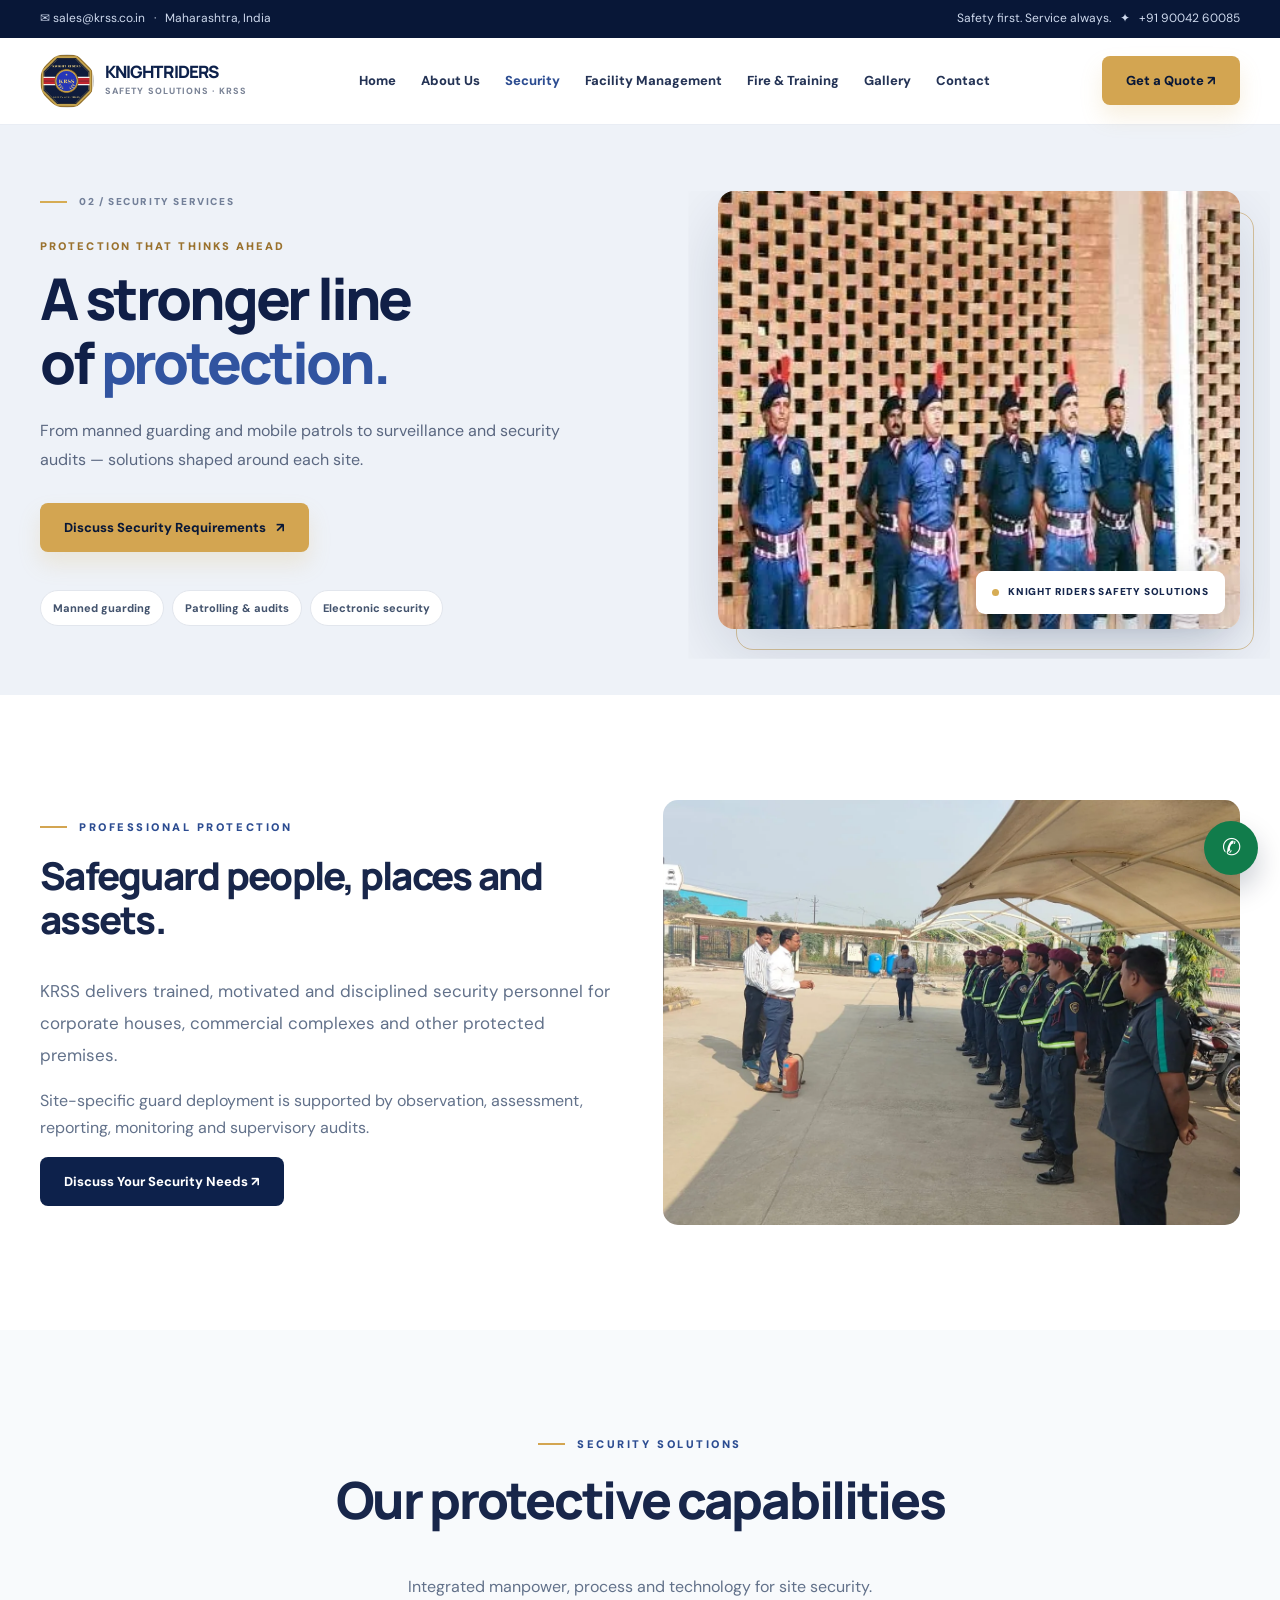
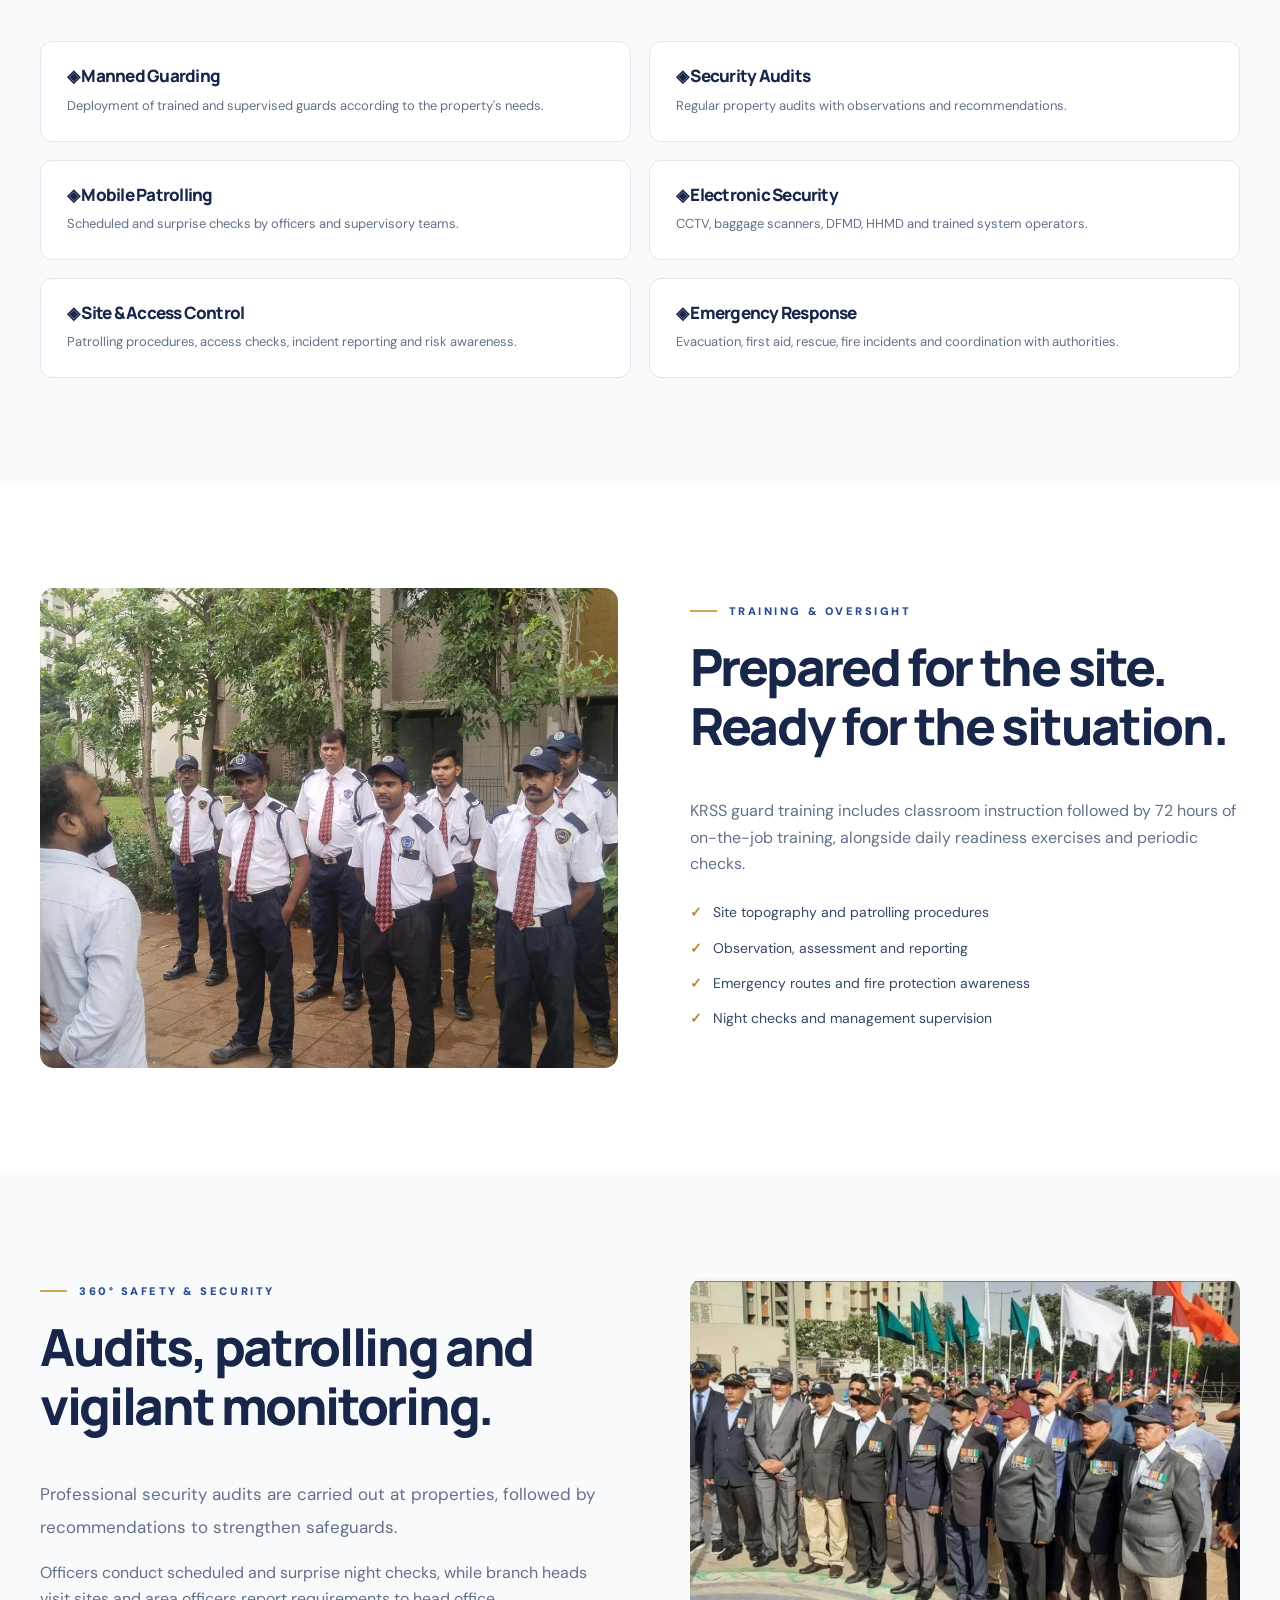
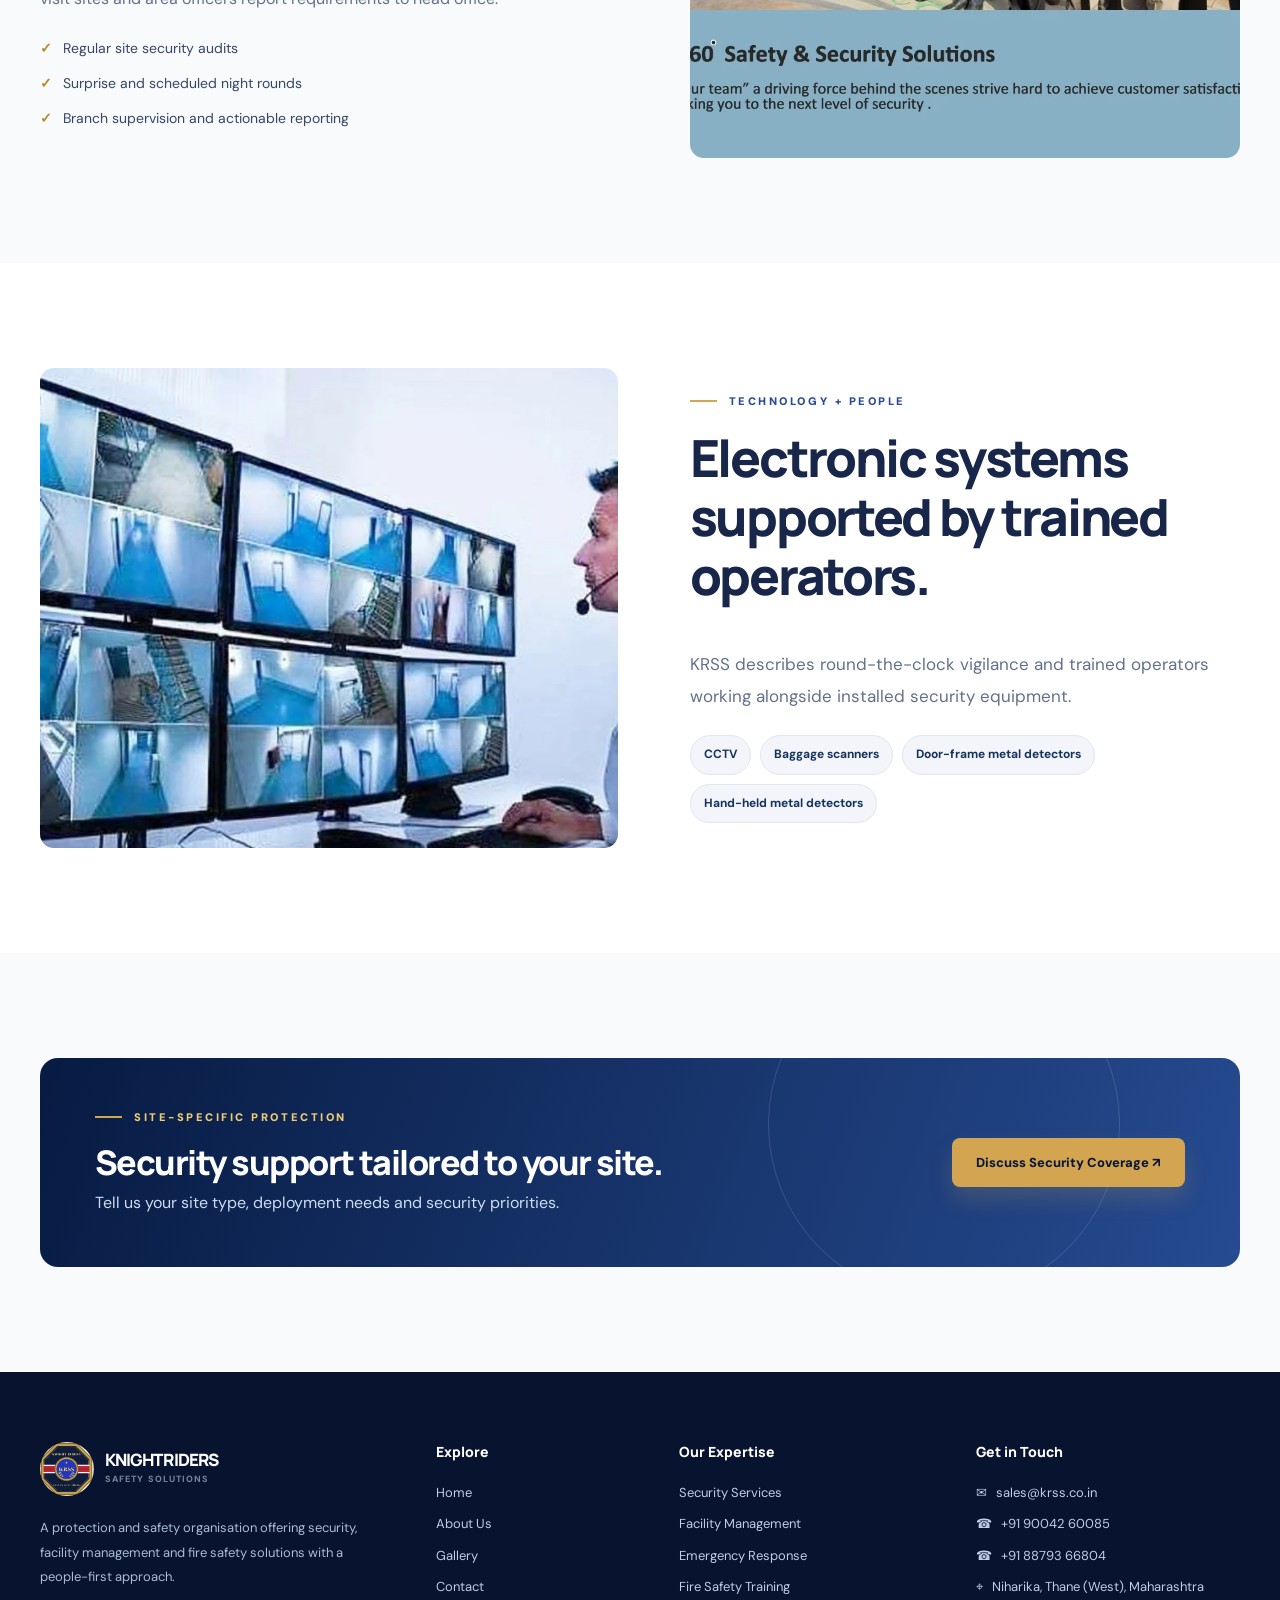
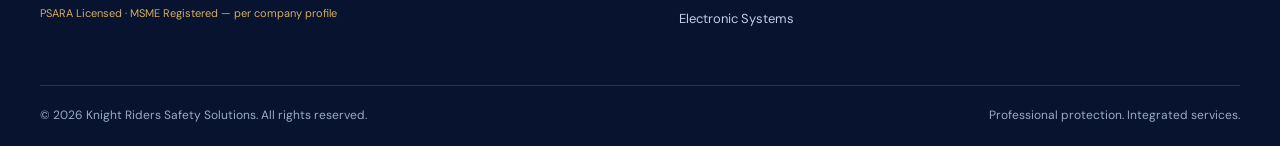
<file: security.html>
<!DOCTYPE html>
<html lang="en">
<head>
  <meta charset="UTF-8">
  <meta name="viewport" content="width=device-width, initial-scale=1.0">
  <meta name="theme-color" content="#0b1941">
  <meta name="description" content="KRSS Security Services: trained guarding personnel, security audits, mobile patrolling, electronic surveillance and emergency readiness.">

  <title>Security Services | Knight Riders Safety Solutions</title>

  <link rel="icon" type="image/webp" href="assets/krss-emblem.webp">
  <link rel="preconnect" href="https://fonts.googleapis.com">
  <link rel="stylesheet" href="style.css">
</head>

<body>

<a class="skip-to-content" href="#main-content">
  Skip to main content
</a>

<!-- TOP BAR -->
<div class="topbar">
  <div class="container">
    <div>
      ✉
      <a href="mailto:sales@krss.co.in">sales@krss.co.in</a>
      &nbsp; · &nbsp; Maharashtra, India
    </div>
    <div>
      Safety first. Service always. &nbsp; ✦ &nbsp;
      <a href="tel:+919004260085">+91 90042 60085</a>
    </div>
  </div>
</div>

<!-- HEADER -->
<header class="header">
  <div class="container navwrap">

    <a href="index.html" class="logo" aria-label="KRSS Home">
      <img
        src="assets/krss-emblem.webp"
        alt="Knight Riders Safety Solutions Logo"
        width="60"
        height="60"
      >
      <span>
        <strong>KNIGHT RIDERS</strong>
        <small>SAFETY SOLUTIONS · KRSS</small>
      </span>
    </a>

    <nav class="navlinks" id="main-navigation" aria-label="Main navigation">
      <a href="index.html">Home</a>
      <a href="about.html">About Us</a>
      <a href="security.html" class="active" aria-current="page">Security</a>
      <a href="facility.html">Facility Management</a>
      <a href="fire-safety.html">Fire &amp; Training</a>
      <a href="gallery.html">Gallery</a>
      <a href="contact.html">Contact</a>
    </nav>

    <a href="contact.html" class="btn btn-gold">
      Get a Quote ↗
    </a>

    <button
      type="button"
      class="menu-toggle"
      aria-controls="main-navigation"
      aria-expanded="false"
      aria-label="Toggle navigation"
    >☰</button>

  </div>
</header>

<main id="main-content">

  <!-- 01: SECURITY HERO -->
  <section class="editorial-hero hero-security">
    <div class="container editorial-shell">

      <div class="editorial-copy">
        <div class="hero-index">
          <span class="index-line"></span>
          02 / SECURITY SERVICES
        </div>

        <div class="editorial-kicker">
          PROTECTION THAT THINKS AHEAD
        </div>

        <h1>
          A stronger line<br>
          of <em>protection.</em>
        </h1>

        <p>
          From manned guarding and mobile patrols
          to surveillance and security audits —
          solutions shaped around each site.
        </p>

        <div class="editorial-actions">
          <a
            class="btn btn-gold"
            href="contact.html?service=Security%20Services"
          >
            Discuss Security Requirements
            <span aria-hidden="true">↗</span>
          </a>
        </div>

        <div class="hero-chips">
          <span>Manned guarding</span>
          <span>Patrolling &amp; audits</span>
          <span>Electronic security</span>
        </div>
      </div>

      <div class="editorial-visual">
        <!-- HERO: UNIFORMED SECURITY PERSONNEL -->
        <img
          src="assets/security-team.webp"
          alt="KRSS uniformed security personnel"
          loading="eager"
          fetchpriority="high"
          decoding="async"
        >

        <div class="photo-tag">
          <span class="photo-tag-dot"></span>
          KNIGHT RIDERS SAFETY SOLUTIONS
        </div>
      </div>

    </div>
  </section>

  <!-- 02: PROFESSIONAL PROTECTION -->
  <section class="section">
    <div class="container content-layout">

      <div class="reveal">
        <div class="eyebrow">
          PROFESSIONAL PROTECTION
        </div>

        <h2>
          Safeguard people, places and assets.
        </h2>

        <p class="lead">
          KRSS delivers trained, motivated and
          disciplined security personnel for
          corporate houses, commercial complexes
          and other protected premises.
        </p>

        <p>
          Site-specific guard deployment is supported
          by observation, assessment, reporting,
          monitoring and supervisory audits.
        </p>

        <a href="contact.html" class="btn btn-navy">
          Discuss Your Security Needs ↗
        </a>
      </div>

      <!-- ACTUAL SECURITY PERSONNEL AT A SITE -->
      <img
        src="assets/training-group.webp"
        alt="KRSS security personnel assembled for on-site duty briefing"
        class="reveal"
        loading="lazy"
        decoding="async"
      >

    </div>
  </section>

  <!-- 03: SECURITY CAPABILITIES -->
  <section class="section section-muted">
    <div class="container">

      <div class="section-title center reveal">
        <div class="eyebrow">SECURITY SOLUTIONS</div>

        <h2>Our protective capabilities</h2>

        <p>
          Integrated manpower, process and technology
          for site security.
        </p>
      </div>

      <div class="service-list">

        <div class="list-card reveal">
          <h3>◈ Manned Guarding</h3>
          <p>
            Deployment of trained and supervised guards
            according to the property's needs.
          </p>
        </div>

        <div class="list-card reveal">
          <h3>◈ Security Audits</h3>
          <p>
            Regular property audits with observations
            and recommendations.
          </p>
        </div>

        <div class="list-card reveal">
          <h3>◈ Mobile Patrolling</h3>
          <p>
            Scheduled and surprise checks by officers
            and supervisory teams.
          </p>
        </div>

        <div class="list-card reveal">
          <h3>◈ Electronic Security</h3>
          <p>
            CCTV, baggage scanners, DFMD, HHMD
            and trained system operators.
          </p>
        </div>

        <div class="list-card reveal">
          <h3>◈ Site &amp; Access Control</h3>
          <p>
            Patrolling procedures, access checks,
            incident reporting and risk awareness.
          </p>
        </div>

        <div class="list-card reveal">
          <h3>◈ Emergency Response</h3>
          <p>
            Evacuation, first aid, rescue, fire incidents
            and coordination with authorities.
          </p>
        </div>

      </div>
    </div>
  </section>

  <!-- 04: TRAINING -->
  <section class="section">
    <div class="container split">

      <div class="image-figure reveal">
        <!-- REAL PERSONNEL TRAINING AND BRIEFING -->
        <img
          src="assets/training-line.webp"
          alt="KRSS security guards attending training and operational briefing"
          loading="lazy"
          decoding="async"
        >
      </div>

      <div class="reveal">
        <div class="eyebrow">
          TRAINING &amp; OVERSIGHT
        </div>

        <h2>
          Prepared for the site.
          Ready for the situation.
        </h2>

        <p>
          KRSS guard training includes classroom
          instruction followed by 72 hours of
          on-the-job training, alongside daily
          readiness exercises and periodic checks.
        </p>

        <ul class="ticklist">
          <li>Site topography and patrolling procedures</li>
          <li>Observation, assessment and reporting</li>
          <li>Emergency routes and fire protection awareness</li>
          <li>Night checks and management supervision</li>
        </ul>
      </div>

    </div>
  </section>

  <!-- 05: 360 DEGREE SECURITY -->
  <section class="section section-muted">
    <div class="container split">

      <div class="reveal">
        <div class="eyebrow">
          360° SAFETY &amp; SECURITY
        </div>

        <h2>
          Audits, patrolling and vigilant monitoring.
        </h2>

        <p class="lead">
          Professional security audits are carried
          out at properties, followed by recommendations
          to strengthen safeguards.
        </p>

        <p>
          Officers conduct scheduled and surprise night
          checks, while branch heads visit sites and
          area officers report requirements to head office.
        </p>

        <ul class="ticklist">
          <li>Regular site security audits</li>
          <li>Surprise and scheduled night rounds</li>
          <li>Branch supervision and actionable reporting</li>
        </ul>
      </div>

      <div class="image-figure reveal">
        <!-- 360 DEGREE SECURITY / AUDIT PHOTO -->
        <img
          src="assets/site-audit.webp"
          alt="KRSS 360 degree security approach and site monitoring activities"
          loading="lazy"
          decoding="async"
        >
      </div>

    </div>
  </section>

  <!-- 06: ELECTRONIC MONITORING -->
  <section class="section">
    <div class="container split">

      <div class="image-figure reveal">
        <!-- ACTUAL CCTV MONITORING IMAGE -->
        <img
          src="assets/profile-monitoring.webp"
          alt="Security operator monitoring CCTV surveillance screens"
          loading="lazy"
          decoding="async"
        >
      </div>

      <div class="reveal">
        <div class="eyebrow">
          TECHNOLOGY + PEOPLE
        </div>

        <h2>
          Electronic systems supported
          by trained operators.
        </h2>

        <p class="lead">
          KRSS describes round-the-clock vigilance
          and trained operators working alongside
          installed security equipment.
        </p>

        <div class="profile-tags">
          <span>CCTV</span>
          <span>Baggage scanners</span>
          <span>Door-frame metal detectors</span>
          <span>Hand-held metal detectors</span>
        </div>
      </div>

    </div>
  </section>

  <!-- 07: CONTACT CTA -->
  <section class="section section-muted">
    <div class="container">

      <div class="banner-cta reveal security-cta">

        <div>
          <div class="eyebrow light-eyebrow">
            SITE-SPECIFIC PROTECTION
          </div>

          <h2>
            Security support tailored to your site.
          </h2>

          <p>
            Tell us your site type, deployment needs
            and security priorities.
          </p>
        </div>

        <a
          href="contact.html?service=Security%20Services"
          class="btn btn-gold"
        >
          Discuss Security Coverage ↗
        </a>

      </div>
    </div>
  </section>

</main>

<!-- FOOTER -->
<footer class="footer">
  <div class="container">

    <div class="footer-grid">

      <div>
        <a href="index.html" class="logo">
          <img
            src="assets/krss-emblem.webp"
            alt="KRSS logo"
            width="60"
            height="60"
            loading="lazy"
          >

          <span>
            <strong>KNIGHT RIDERS</strong>
            <small>SAFETY SOLUTIONS</small>
          </span>
        </a>

        <p style="margin-top:20px">
          A protection and safety organisation
          offering security, facility management
          and fire safety solutions with
          a people-first approach.
        </p>

        <p style="font-size:11px;color:#d4ae60">
          PSARA Licensed · MSME Registered —
          per company profile
        </p>
      </div>

      <div>
        <h4>Explore</h4>
        <div class="footer-links">
          <a href="index.html">Home</a>
          <a href="about.html">About Us</a>
          <a href="gallery.html">Gallery</a>
          <a href="contact.html">Contact</a>
        </div>
      </div>

      <div>
        <h4>Our Expertise</h4>
        <div class="footer-links">
          <a href="security.html">Security Services</a>
          <a href="facility.html">Facility Management</a>
          <a href="fire-safety.html">Emergency Response</a>
          <a href="fire-safety.html">Fire Safety Training</a>
          <a href="security.html">Electronic Systems</a>
        </div>
      </div>

      <div>
        <h4>Get in Touch</h4>

        <div class="footer-links footer-contact">
          <a href="mailto:sales@krss.co.in">
            ✉ &nbsp; sales@krss.co.in
          </a>

          <a href="tel:+919004260085">
            ☎ &nbsp; +91 90042 60085
          </a>

          <a href="tel:+918879366804">
            ☎ &nbsp; +91 88793 66804
          </a>

          <span style="font-size:13px;color:#c1cde3">
            ⌖ &nbsp; Niharika, Thane (West), Maharashtra
          </span>
        </div>
      </div>

    </div>

    <div class="footer-bottom">
      <span>
        © <span id="year">2026</span>
        Knight Riders Safety Solutions.
        All rights reserved.
      </span>

      <span>
        Professional protection.
        Integrated services.
      </span>
    </div>

  </div>
</footer>

<!-- WHATSAPP -->
<a
  class="float-contact"
  href="https://wa.me/919004260085?text=Hello%20KRSS%2C%20I%20would%20like%20to%20enquire%20about%20your%20services."
  aria-label="Enquire on WhatsApp"
  target="_blank"
  rel="noopener noreferrer"
>✆</a>

<script src="script.js" defer></script>

<script>
  document.getElementById("year").textContent =
    new Date().getFullYear();
</script>

</body>
</html>
</file>
<file: style.css>
@import url('https://fonts.googleapis.com/css2?family=DM+Sans:wght@400;500;600;700&family=Manrope:wght@400;500;600;700;800&display=swap');
:root{--navy:#0b1941;--deep:#06112d;--blue:#2448a6;--gold:#d6ac54;--gold2:#f1d58c;--ink:#18264a;--muted:#62718a;--bg:#f7f8fc;--border:#e2e7ef;--white:#fff;--shadow:0 20px 55px rgba(11,25,65,.085)}*{box-sizing:border-box}html{scroll-behavior:smooth}body{margin:0;font-family:'DM Sans',sans-serif;color:var(--ink);background:#fff;line-height:1.65;overflow-x:hidden}h1,h2,h3,h4,p{margin-top:0}h1,h2,h3{font-family:Manrope,sans-serif;line-height:1.16;letter-spacing:-.045em}h1{font-size:clamp(2.6rem,5.4vw,5.8rem);font-weight:800}h2{font-size:clamp(2.15rem,4vw,3.65rem);font-weight:800}h3{font-weight:800}p{color:#62718a}a{text-decoration:none;color:inherit}img{max-width:100%;display:block}button,input,textarea,select{font:inherit}button{cursor:pointer}.container{width:min(1200px,calc(100% - 48px));margin:auto}.topbar{background:var(--deep);color:#cfdaee;font-size:12px}.topbar .container{display:flex;justify-content:space-between;gap:16px;padding:9px 0}.topbar a:hover{color:var(--gold)}.header{position:sticky;top:0;z-index:100;background:rgba(255,255,255,.95);backdrop-filter:blur(20px);border-bottom:1px solid #e9edf4;transition:box-shadow .25s}.header.scrolled{box-shadow:0 12px 30px rgba(6,17,45,.09)}.navwrap{display:flex;align-items:center;justify-content:space-between;min-height:86px;gap:24px}.logo{display:flex;align-items:center;gap:11px;min-width:0}.logo img{height:54px;width:54px;border-radius:50%;object-fit:cover}.logo strong{font-family:Manrope;font-weight:900;letter-spacing:-.055em;font-size:17px;line-height:1.12;color:var(--navy);display:block}.logo small{display:block;color:#7a8396;letter-spacing:.12em;font-weight:800;font-size:9px;margin-top:3px}.navlinks{display:flex;align-items:center;gap:25px}.navlinks a{font-size:13px;font-weight:800;color:#243355;transition:color .2s}.navlinks a:hover,.navlinks a.active{color:var(--blue)}.btn{display:inline-flex;align-items:center;justify-content:center;gap:10px;min-height:49px;border-radius:8px;padding:12px 23px;font-size:13px;font-weight:800;border:1px solid transparent;transition:transform .3s,background .3s,box-shadow .3s;white-space:nowrap}.btn:hover{transform:translateY(-3px)}.btn-gold{background:var(--gold);color:var(--deep);box-shadow:0 12px 22px rgba(214,172,84,.18)}.btn-gold:hover{background:var(--gold2)}.btn-navy{background:var(--navy);color:white}.btn-outline{color:white;border-color:rgba(255,255,255,.65)}.btn-white{background:white;color:var(--navy)}.menu-toggle{display:none;background:none;border:0;padding:10px;font-size:26px;color:var(--navy)}.eyebrow{font-size:11px;letter-spacing:.23em;text-transform:uppercase;color:var(--blue);font-weight:900;display:flex;gap:12px;align-items:center;margin-bottom:17px}.eyebrow:before{content:'';height:2px;width:27px;background:var(--gold)}.light-eyebrow{color:#eecb73}.section{padding:105px 0}.section-muted{background:var(--bg)}.section-title{max-width:670px;margin-bottom:40px}.section-title.center{text-align:center;margin-inline:auto}.section-title.center .eyebrow{justify-content:center}.section-title p{font-size:16px;line-height:1.85}.hero{position:relative;min-height:680px;display:flex;align-items:center;overflow:hidden;color:white;background:var(--deep)}.hero-bg{position:absolute;inset:0;background:linear-gradient(90deg,rgba(4,15,41,.97) 0%,rgba(6,19,52,.89) 39%,rgba(6,19,52,.28) 100%),url('assets/team-building.webp') center 43%/cover;transform:scale(1.07);animation:heropan 14s ease-out both}@keyframes heropan{to{transform:scale(1)}}.hero-content{position:relative;padding:125px 0 150px;max-width:800px}.hero h1{margin-bottom:25px}.hero h1 span{color:var(--gold2)}.hero p{color:#d7e1f4;font-size:17px;max-width:580px;line-height:1.85}.hero-actions{display:flex;flex-wrap:wrap;gap:13px;margin-top:31px}.hero-mark{position:absolute;right:-70px;bottom:-85px;color:#ffffff10;font:900 260px Manrope;letter-spacing:-.08em;pointer-events:none}.trust-strip{position:relative;margin-top:-58px;z-index:5}.trust-inner{background:white;border-radius:13px;box-shadow:var(--shadow);display:grid;grid-template-columns:repeat(4,1fr);padding:24px}.trust-item{padding:8px 18px;border-right:1px solid var(--border);display:flex;align-items:center;gap:14px;font-size:13px;font-weight:800;color:var(--navy)}.trust-item:last-child{border:0}.trust-icon{width:44px;height:44px;flex:0 0 44px;background:#eef2fb;color:var(--blue);border-radius:10px;display:grid;place-items:center;font-size:22px}.grid3{display:grid;grid-template-columns:repeat(3,1fr);gap:24px}.grid4{display:grid;grid-template-columns:repeat(4,1fr);gap:22px}.service-card{border:1px solid var(--border);border-radius:15px;background:white;overflow:hidden;transition:transform .35s,box-shadow .35s;box-shadow:0 8px 30px rgba(6,17,45,.025)}.service-card:hover{transform:translateY(-9px);box-shadow:var(--shadow)}.service-card .photo{height:225px;background:#ebeff5;overflow:hidden}.photo img{width:100%;height:100%;object-fit:cover;transition:transform .6s}.service-card:hover img{transform:scale(1.065)}.service-card .info{padding:25px}.service-card h3{font-size:19px;margin-bottom:11px;color:var(--navy)}.service-card p{font-size:14px;min-height:71px}.text-link{color:var(--blue);font-size:13px;font-weight:900;display:inline-flex;gap:10px;align-items:center}.text-link:hover{color:#b18b3a}.split{display:grid;grid-template-columns:1.05fr 1fr;gap:72px;align-items:center}.image-figure{position:relative}.image-figure>img{width:100%;height:480px;object-fit:cover;border-radius:14px}.image-figure .stamp{position:absolute;bottom:-20px;right:-22px;background:var(--navy);color:white;border:5px solid white;border-radius:12px;padding:21px 28px;text-align:center;box-shadow:var(--shadow)}.stamp b{font:800 24px Manrope;display:block}.ticklist{list-style:none;padding:0;margin:24px 0}.ticklist li{display:flex;gap:11px;margin:12px 0;color:#354765;font-size:14px}.ticklist li:before{content:'✓';font-weight:900;color:#b48a2c}.stats-band{background:var(--navy);color:white;padding:46px 0}.stats{display:grid;grid-template-columns:repeat(4,1fr);gap:28px}.stat{text-align:center;border-right:1px solid #ffffff35}.stat:last-child{border:0}.stat b{display:block;font:800 clamp(22px,3vw,32px) Manrope}.stat span{color:#ccdaf2;font-size:12px}.feature{padding:28px;border:1px solid var(--border);border-radius:14px;background:#fff}.feature .f-icon{display:grid;place-items:center;width:54px;height:54px;background:#f1f4fb;color:var(--blue);border-radius:13px;font-size:23px;margin-bottom:20px}.feature h3{font-size:17px;color:var(--navy)}.feature p{font-size:14px;margin:0}.banner-cta{background:linear-gradient(110deg,#07173c,#203c86);color:white;border-radius:18px;padding:50px 55px;display:flex;align-items:center;justify-content:space-between;gap:30px;position:relative;overflow:hidden}.banner-cta:after{content:'';position:absolute;right:10%;top:-110px;width:350px;height:350px;border:1px solid #ffffff22;border-radius:50%;pointer-events:none}.banner-cta h2{font-size:clamp(23px,3vw,34px);margin:0 0 8px}.banner-cta p{color:#cfdbf0;margin:0}.banner-cta .btn{z-index:1}.footer{background:#07132f;color:#d5def1;padding:70px 0 20px}.footer-grid{display:grid;grid-template-columns:1.6fr .9fr 1.15fr 1.2fr;gap:45px}.footer .logo strong{color:white}.footer p{color:#acbad4;font-size:13px;line-height:1.9}.footer h4{color:white;font:800 14px Manrope;margin-bottom:21px}.footer-links{display:grid;gap:10px}.footer-links a,.footer-contact a{font-size:13px;color:#c1cde3}.footer-links a:hover,.footer-contact a:hover{color:var(--gold)}.footer-bottom{border-top:1px solid #ffffff24;display:flex;justify-content:space-between;gap:20px;margin-top:50px;padding-top:20px;font-size:12px;color:#9baac5}.page-hero{padding:107px 0 110px;background:linear-gradient(110deg,rgba(6,17,45,.96),rgba(15,43,100,.88)),url('assets/team-drill.webp') center/cover;color:white}.page-hero h1{font-size:clamp(42px,5vw,68px);margin-bottom:20px}.page-hero p{color:#d7e3f4;max-width:670px;font-size:17px}.breadcrumbs{margin-top:35px;font-size:12px;color:#d5e0f6}.breadcrumbs a{color:var(--gold2)}.content-layout{display:grid;grid-template-columns:1fr 1fr;gap:45px;align-items:center}.content-layout img{width:100%;height:425px;object-fit:cover;border-radius:15px}.content-layout h2{font-size:clamp(28px,3vw,43px)}.service-list{display:grid;grid-template-columns:repeat(2,1fr);gap:18px}.list-card{background:white;padding:24px 26px;border:1px solid var(--border);border-radius:12px}.list-card h3{font-size:17px;margin-bottom:9px}.list-card p{font-size:13px;margin:0}.gallery-grid{display:grid;grid-template-columns:repeat(3,1fr);gap:18px}.gallery-item{position:relative;overflow:hidden;border-radius:12px;cursor:pointer;border:0;padding:0;background:#081837;aspect-ratio:4/3;text-align:left}.gallery-item img{width:100%;height:100%;object-fit:cover;transition:transform .5s}.gallery-item:hover img{transform:scale(1.08)}.gallery-item span{position:absolute;bottom:0;left:0;right:0;color:white;background:linear-gradient(0deg,#06132fde,transparent);padding:38px 20px 17px;font-size:13px;font-weight:800}.lightbox{position:fixed;inset:0;background:rgba(3,9,25,.94);z-index:1000;display:none;align-items:center;justify-content:center;padding:45px}.lightbox.open{display:flex}.lightbox img{max-height:86vh;max-width:90vw;object-fit:contain;border-radius:7px}.lightbox button{position:absolute;top:20px;right:25px;background:white;color:#0b1941;border:0;border-radius:50%;height:44px;width:44px;font-size:26px}.contact-grid{display:grid;grid-template-columns:.8fr 1.2fr;gap:50px}.contact-card{border:1px solid var(--border);background:white;padding:28px;border-radius:14px;display:flex;gap:20px;margin-bottom:18px}.contact-card .f-icon{color:var(--blue);font-size:24px}.contact-card h3{font-size:17px;margin:0 0 6px}.contact-card p{font-size:14px;margin:0}.form-panel{padding:35px;border-radius:16px;box-shadow:var(--shadow);border:1px solid var(--border)}.form-grid{display:grid;grid-template-columns:repeat(2,1fr);gap:16px}.field{display:flex;flex-direction:column;gap:7px}.field.full{grid-column:1/-1}.field label{font-size:12px;font-weight:800;color:var(--navy)}.field input,.field select,.field textarea{outline:0;border:1px solid #dce3ef;border-radius:8px;padding:13px;background:#fbfcff;width:100%;font-size:14px;color:var(--navy)}.field input:focus,.field textarea:focus,.field select:focus{border-color:var(--blue);box-shadow:0 0 0 3px #2448a611}.field textarea{min-height:120px;resize:vertical}.form-note{font-size:12px;margin-top:12px}.quote-grid{display:grid;grid-template-columns:repeat(2,1fr);gap:22px}.quote{background:white;border:1px solid var(--border);padding:29px;border-radius:13px}.quote p{font-size:14px}.quote b{font-size:12px;color:var(--navy)}.profile-preview{display:flex;align-items:center;gap:18px;padding:23px;border:1px solid var(--border);border-radius:12px}.profile-preview .icon{font-size:30px}.reveal{opacity:0;transform:translateY(26px);transition:opacity .7s ease,transform .7s cubic-bezier(.2,.75,.2,1)}.reveal.visible{opacity:1;transform:none}.float-contact{position:fixed;right:22px;bottom:25px;z-index:99;background:#117c4b;color:white;border-radius:50%;width:54px;height:54px;display:grid;place-items:center;box-shadow:0 14px 28px #07132f36;font-size:23px;transition:transform .2s}.float-contact:hover{transform:scale(1.08)}.mobile-nav{display:none}.subtle-overline{color:#bf9141;font-size:11px;letter-spacing:.22em;text-transform:uppercase;font-weight:900}.lead{font-size:17px!important;line-height:1.9}.contact-info-small{display:block;font-size:11px;color:#7c88a2;margin-top:3px}
@media(max-width:1080px){.navlinks{gap:15px}.navlinks a{font-size:12px}.header .btn{display:none}.split{gap:42px}.footer-grid{grid-template-columns:repeat(2,1fr)}}@media(max-width:800px){.topbar{display:none}.navwrap{min-height:73px}.logo img{width:45px;height:45px}.logo strong{font-size:15px}.menu-toggle{display:block}.navlinks{display:none;position:absolute;top:73px;left:0;right:0;background:white;padding:20px 24px 26px;box-shadow:0 20px 25px #08122e20;flex-direction:column;align-items:flex-start;gap:0}.navlinks.open{display:flex}.navlinks a{width:100%;padding:13px 3px;font-size:15px;border-bottom:1px solid var(--border)}.hero{min-height:600px}.hero-content{padding:80px 0 120px}.hero-bg{background:linear-gradient(90deg,rgba(4,15,41,.94),rgba(4,15,41,.6)),url('assets/team-building.webp') center/cover}.trust-inner{grid-template-columns:repeat(2,1fr);gap:10px}.trust-item{border:0;padding:10px;font-size:12px}.grid3,.grid4{grid-template-columns:repeat(2,1fr)}.split,.content-layout,.contact-grid{grid-template-columns:1fr}.split .image-figure{order:-1}.image-figure>img{height:400px}.section{padding:75px 0}.stats{grid-template-columns:repeat(2,1fr)}.stat:nth-child(2){border-right:0}.stat{padding:10px}.banner-cta{padding:38px;flex-wrap:wrap}.gallery-grid{grid-template-columns:repeat(2,1fr)}.footer-grid{gap:35px}}@media(max-width:540px){.container{width:min(100% - 34px,1200px)}h1{font-size:2.6rem}.hero p{font-size:15px}.hero-actions{gap:9px}.btn{padding:11px 15px;font-size:12px}.trust-inner{padding:13px}.trust-item{gap:7px;font-size:11px}.trust-icon{width:33px;height:33px;flex-basis:33px;font-size:17px}.grid3,.grid4,.service-list,.gallery-grid,.quote-grid,.form-grid{grid-template-columns:1fr}.section{padding:65px 0}.service-card .photo{height:220px}.split{gap:35px}.image-figure>img,.content-layout img{height:290px}.image-figure .stamp{right:-5px}.footer-grid{grid-template-columns:1fr 1fr;gap:28px}.footer-grid>div:first-child,.footer-grid>div:last-child{grid-column:1/-1}.footer-bottom{flex-direction:column}.page-hero{padding:75px 0}.form-panel{padding:22px}.contact-grid{gap:22px}.hero-mark{display:none}.logo small{font-size:8px}}
@media(prefers-reduced-motion:reduce){*,*:before,*:after{animation:none!important;scroll-behavior:auto!important;transition:none!important}.reveal{opacity:1;transform:none}}
/* ---------- KRSS Premium Refined: unique editorial page heroes ---------- */
.skip-to-content{position:fixed;z-index:500;top:-70px;left:16px;background:#fff;color:#0b1941;padding:12px 20px;border-radius:8px;font-weight:800}.skip-to-content:focus{top:12px}
.editorial-hero{--accent:#d6ac54;position:relative;isolation:isolate;overflow:hidden;background:#f4f6fa}.editorial-shell{display:grid;grid-template-columns:1.08fr .92fr;align-items:center;min-height:570px;gap:5.5%;padding-top:66px;padding-bottom:66px}.editorial-copy{position:relative;z-index:2}.hero-index{display:flex;align-items:center;gap:12px;color:#738099;font-size:10px;font-weight:900;letter-spacing:.16em;margin-bottom:27px}.index-line{width:27px;height:2px;background:#d6ac54}.editorial-kicker{font-size:11px;font-weight:900;letter-spacing:.19em;color:#9a722e;margin-bottom:12px}.editorial-hero h1{color:#101f47;font-size:clamp(39px,4.5vw,69px);line-height:1.11;margin-bottom:22px;letter-spacing:-.055em}.editorial-hero h1 em{font-style:normal;color:#3154a0}.editorial-hero p{font-size:16px;max-width:560px;color:#5a6780;line-height:1.8}.editorial-actions{display:flex;align-items:center;gap:20px;flex-wrap:wrap;margin:28px 0}.editorial-secondary{font-size:13px;color:#364c6f;font-weight:800}.editorial-secondary:hover{color:#b58a37}.hero-chips{display:flex;flex-wrap:wrap;gap:8px;margin-top:38px}.hero-chips span{background:white;border:1px solid #e2e6ed;color:#44546e;font-size:11px;font-weight:800;padding:8px 12px;border-radius:50px}.editorial-visual{position:relative;min-width:0;align-self:stretch;min-height:390px}.editorial-visual:before{content:'';position:absolute;inset:21px -14px -21px 18px;border:1px solid rgba(191,148,64,.5);border-radius:17px}.editorial-visual img{position:absolute;inset:0;width:100%;height:100%;object-fit:cover;border-radius:16px;box-shadow:0 24px 70px rgba(10,26,62,.15)}.photo-tag{position:absolute;right:15px;bottom:15px;background:#fff;color:#16274d;box-shadow:0 10px 35px #0b194133;padding:13px 16px;border-radius:9px;font-size:10px;font-weight:900;letter-spacing:.08em;display:flex;align-items:center;gap:9px}.photo-tag-dot{width:7px;height:7px;background:#d6ac54;border-radius:50%}
.hero-security{background:#eef2f8}.hero-security .editorial-visual img{object-position:center 38%}.hero-security .editorial-visual{clip-path:inset(0 -30px -30px -30px)}
.hero-facility{background:#fff}.hero-facility .editorial-shell{grid-template-columns:.9fr 1.1fr;gap:6%}.hero-facility .editorial-visual img{border-radius:150px 18px 18px 18px}.hero-facility .editorial-visual:before{border-radius:160px 22px 22px 22px}.hero-facility .editorial-hero h1 em{color:#3154a0}
.hero-fire{background:#0c1b3f}.hero-fire .editorial-shell{grid-template-columns:1fr 1.03fr;min-height:600px}.hero-fire .editorial-visual img{border-radius:14px}.hero-fire h1,.hero-fire .editorial-hero h1{color:white}.hero-fire h1 em{color:#f1d58c}.hero-fire p{color:#d2dced}.hero-fire .hero-index{color:#aebddc}.hero-fire .editorial-kicker{color:#ebc77e}.hero-fire .hero-chips span{background:#ffffff13;color:#e1e8f7;border:1px solid #ffffff40}.hero-fire .editorial-secondary{color:#d6dff0}.hero-fire .editorial-visual:before{border-color:#e3b66080}
.hero-about{background:linear-gradient(135deg,#f7f8fc,#eef2f9)}.hero-about .editorial-shell{grid-template-columns:1fr 1fr}.hero-about .editorial-visual{min-height:460px}.hero-about .editorial-visual img{border-radius:20px;object-position:center}.hero-about h1 em{color:#bd8d35}
.hero-gallery{background:#f9fafc}.hero-gallery .editorial-shell{min-height:440px;grid-template-columns:1.1fr .9fr;padding-top:40px;padding-bottom:40px}.hero-gallery .editorial-visual{min-height:310px}.hero-gallery .editorial-visual img{border-radius:130px 16px 16px 16px}.hero-gallery .editorial-visual:before{display:none}
.hero-contact{background:#edf3fa}.hero-contact .editorial-shell{min-height:480px;grid-template-columns:1.1fr .9fr}.hero-contact .editorial-visual{min-height:330px}.hero-contact .editorial-visual img{border-radius:18px 130px 18px 18px}.hero-contact .editorial-visual:before{display:none}
.banner-cta.security-cta{background:linear-gradient(110deg,#071b42,#264b91)}.banner-cta.facility-cta{background:linear-gradient(110deg,#123d52,#1c6381)}.banner-cta.fire-cta{background:linear-gradient(110deg,#371c29,#813c3c)}.banner-cta.home-cta{background:linear-gradient(110deg,#0b1941,#2448a6)}
@media(max-width:950px){.editorial-shell,.hero-facility .editorial-shell,.hero-fire .editorial-shell,.hero-about .editorial-shell,.hero-gallery .editorial-shell,.hero-contact .editorial-shell{grid-template-columns:1fr;gap:36px;min-height:auto;padding-top:65px;padding-bottom:65px}.editorial-visual,.hero-about .editorial-visual,.hero-gallery .editorial-visual,.hero-contact .editorial-visual{min-height:360px}.editorial-hero h1{font-size:clamp(38px,7vw,62px)}.hero-chips{margin-top:20px}}
@media(max-width:560px){.editorial-shell,.hero-gallery .editorial-shell{padding-top:48px;padding-bottom:52px}.editorial-hero h1{font-size:clamp(34px,10vw,48px)}.editorial-hero p{font-size:14px}.editorial-visual,.hero-about .editorial-visual,.hero-gallery .editorial-visual,.hero-contact .editorial-visual{min-height:265px}.editorial-visual:before{inset:12px -5px -12px 9px}.photo-tag{font-size:8px;padding:9px;right:9px;bottom:9px}.hero-chips{gap:6px}.hero-chips span{font-size:10px;padding:7px 10px}.editorial-actions{gap:12px;margin:23px 0}.editorial-hero .btn{white-space:normal}.hero-gallery .editorial-visual img,.hero-facility .editorial-visual img,.hero-contact .editorial-visual img{border-radius:14px}}

/* KRSS source-profile integrations */
.leadership-grid{display:grid;grid-template-columns:repeat(2,minmax(0,1fr));gap:22px;margin-top:30px}
.leader-card{background:#fff;border:1px solid #e8e9ed;border-radius:20px;overflow:hidden;display:flex;min-height:215px;box-shadow:0 12px 38px rgba(7,25,58,.045);transition:transform .35s ease,box-shadow .35s ease}
.leader-card:hover{transform:translateY(-5px);box-shadow:0 22px 50px rgba(7,25,58,.11)}
.leader-portrait{flex:0 0 37%;background:#f4f0e8;min-width:0}
.leader-portrait img{width:100%;height:100%;object-fit:cover;object-position:center top;display:block}
.leader-details{padding:25px 22px;display:flex;flex-direction:column;justify-content:center}
.leader-details h3{margin:9px 0;font-size:21px;line-height:1.18}.leader-details p{font-size:13.5px;line-height:1.65;margin:0}
.value-note{padding:40px;border-radius:24px;background:#112855;color:#fff;box-shadow:0 20px 60px rgba(8,25,60,.13)}
.value-note>span{color:#d4ae60;font-size:11px;font-weight:800;letter-spacing:.2em}.value-note h3{font-size:clamp(32px,4vw,54px);line-height:1.1;margin:23px 0;color:#fff}.value-note p{color:#d9e5fa}.value-line{height:1px;background:rgba(255,255,255,.23);margin:28px 0 18px}.value-note small{color:#e6c986}
.client-brand-grid{display:grid;grid-template-columns:repeat(5,minmax(0,1fr));gap:14px;margin-top:28px}.client-brand{border:1px solid #e6e7ea;background:white;border-radius:13px;padding:17px 12px;min-height:91px;display:grid;place-items:center;transition:transform .25s ease,box-shadow .25s ease}.client-brand:hover{transform:translateY(-3px);box-shadow:0 10px 30px rgba(10,32,65,.08)}.client-brand img{max-width:100%;max-height:57px;width:auto;height:auto;object-fit:contain}
.profile-tags{display:flex;flex-wrap:wrap;gap:9px;margin-top:22px}.profile-tags span{padding:9px 13px;background:#f3f5fa;border:1px solid #e1e6ef;border-radius:30px;font-size:12px;font-weight:700;color:#15335e}
.facility-team-grid{display:grid;grid-template-columns:repeat(3,minmax(0,1fr));gap:20px;margin-top:34px}.team-profile{overflow:hidden;border-radius:19px;background:#fff;border:1px solid #e8eaf0;box-shadow:0 8px 28px rgba(0,25,60,.05)}.team-profile img{height:225px;width:100%;object-fit:cover;display:block;transition:transform .5s ease}.team-profile:hover img{transform:scale(1.045)}.team-profile>div{padding:24px}.team-profile h3{font-size:20px;margin:0 0 10px}.team-profile p{font-size:14px;margin:0;line-height:1.7}.more-services{margin-top:30px;padding:22px 26px;border-radius:17px;background:#f7f8fb}.more-services>span{font-weight:800;font-size:12px;letter-spacing:.04em}
@media(max-width:900px){.leadership-grid{grid-template-columns:1fr}.client-brand-grid{grid-template-columns:repeat(3,1fr)}.facility-team-grid{grid-template-columns:repeat(2,1fr)}}
@media(max-width:600px){.leader-card{min-height:0}.leader-portrait{flex-basis:36%}.leader-details{padding:16px}.leader-details h3{font-size:17px}.leader-details p{font-size:12px}.client-brand-grid{grid-template-columns:repeat(2,1fr);gap:9px}.client-brand{min-height:75px;padding:12px}.facility-team-grid{grid-template-columns:1fr}.team-profile img{height:210px}.value-note{padding:26px}}
@media(prefers-reduced-motion:reduce){.leader-card,.team-profile img,.client-brand{transition:none}}


/* KRSS Premium polish | 2026 */
:root{--navy:#0d214b;--deep:#081737;--blue:#2c4c91;--gold:#d3a551;--gold2:#f1d18a;--bg:#f8fafc}
.navlinks a{transition:color .2s ease}.btn:focus-visible,.filter-pill:focus-visible,.gallery-tile:focus-visible,.training-nav button:focus-visible,.modal-image-wrap button:focus-visible{outline:3px solid var(--gold);outline-offset:3px}
.gold-text{color:#b88b34}.section-head-row{display:flex;justify-content:space-between;align-items:end;gap:40px;margin-bottom:32px}.section-head-row>div{max-width:770px}.section-head-row h2{margin-bottom:14px}.section-head-row p{max-width:650px;margin-bottom:0}.section-head-row>.btn,.section-head-row>.text-link{flex-shrink:0}
/* Training slider */
.training-showcase{background:#fff}.training-carousel{position:relative;border-radius:24px;overflow:hidden;background:#0d214b;box-shadow:0 26px 60px rgba(13,33,75,.14)}.training-viewport{overflow:hidden}.training-track{display:flex;transition:transform .65s cubic-bezier(.2,.8,.2,1);will-change:transform}.training-slide{min-width:100%;width:100%;height:490px;position:relative;overflow:hidden;background:#12284e}.training-slide:before{content:"";position:absolute;inset:0;background:linear-gradient(90deg,rgba(4,16,40,.87),rgba(4,16,40,.25) 74%);z-index:1}.training-slide>img{width:100%;height:100%;object-fit:cover;object-position:center 40%}.training-overlay{position:absolute;z-index:2;left:6%;bottom:13%;max-width:560px;color:#fff}.training-overlay span{font-size:11px;letter-spacing:.21em;font-weight:900;color:#f1d18a}.training-overlay h3{font-size:clamp(28px,4vw,49px);color:white;margin:10px 0}.training-overlay p{color:#e0e6f4;max-width:410px;font-size:16px}.training-controls{display:flex;align-items:center;justify-content:space-between;gap:16px;padding:15px 23px;color:#fff}.training-progress{display:flex;align-items:center;gap:12px;font-size:12px;font-weight:800;letter-spacing:.1em}.progress-track{width:clamp(90px,20vw,210px);height:3px;background:#ffffff42;position:relative;overflow:hidden}.progress-fill{display:block;width:25%;height:100%;background:#d3a551;transition:width .5s}.training-nav{display:flex;gap:10px}.training-nav button{width:42px;height:42px;border-radius:50%;border:1px solid #ffffff69;background:#ffffff12;color:#fff;font-size:24px;transition:background .2s,transform .2s}.training-nav button:hover{background:#d3a551;color:#0d214b;transform:translateY(-2px)}
/* Client confidence: sourced facts, not manufactured reviews */
.confidence-layout{display:grid;grid-template-columns:1.15fr 1fr;gap:24px}.confidence-highlight{border-radius:22px;background:linear-gradient(135deg,#101f48,#254b88);color:white;padding:42px 48px;position:relative;overflow:hidden}.quote-glyph{font:900 100px Georgia,serif;color:#d3a551;line-height:1;height:70px}.confidence-highlight h3{font-size:clamp(25px,3vw,36px);color:white;margin:15px 0}.confidence-highlight p{color:#dce5f5}.confidence-highlight>span{display:block;color:#ebcb81;font-size:12px;font-weight:800}.confidence-side{background:white;border:1px solid var(--border);border-radius:22px;padding:36px;display:flex;flex-direction:column;justify-content:center}.confidence-side h3{color:var(--navy);font-size:18px}.confidence-logos{display:grid;grid-template-columns:repeat(2,1fr);gap:12px}.confidence-logos img{object-fit:contain;height:75px;width:100%;padding:14px;background:#fafbfe;border:1px solid #e6ebf3;border-radius:11px}.review-note{font-size:12px;line-height:1.65;margin:16px 0;color:#65748c}
/* Gallery: category-based photo story */
.gallery-filterbar{display:flex;justify-content:center;gap:10px;flex-wrap:wrap;margin:10px 0 12px}.filter-pill{border:1px solid #dfe5f0;background:#fff;color:#415375;border-radius:100px;padding:10px 18px;font-weight:800;font-size:12px;transition:all .25s}.filter-pill.active,.filter-pill:hover{color:#fff;background:#0d214b;border-color:#0d214b}.gallery-count{text-align:center;font-size:12px;margin:10px 0 30px;color:#70809b}.gallery-masonry{display:grid;grid-template-columns:repeat(3,minmax(0,1fr));gap:19px}.gallery-tile{position:relative;border:0;padding:0;border-radius:16px;overflow:hidden;height:280px;text-align:left;background:#e9eef6;isolation:isolate;cursor:zoom-in}.gallery-tile:nth-child(7n+1){grid-column:span 2;height:385px}.gallery-tile:nth-child(7n+2){height:385px}.gallery-tile img{width:100%;height:100%;object-fit:cover;transition:transform .55s}.gallery-tile:after{content:'';position:absolute;inset:25% 0 0;background:linear-gradient(transparent,rgba(0,13,42,.84));pointer-events:none}.gallery-tile:hover img{transform:scale(1.065)}.gallery-tile-caption{position:absolute;z-index:2;bottom:22px;left:23px;color:white;right:58px}.gallery-tile-caption span{display:block;font-weight:800;letter-spacing:.13em;font-size:9px;color:#f5d78e;margin-bottom:5px}.gallery-tile-caption strong{font:800 clamp(16px,1.7vw,22px) Manrope,sans-serif}.gallery-zoom{position:absolute;z-index:2;right:18px;bottom:22px;width:37px;height:37px;border:1px solid #ffffffa9;color:#fff;border-radius:50%;display:grid;place-items:center}.gallery-tile[hidden]{display:none!important}
.lightbox{padding:15px;z-index:1000;background:rgba(2,9,24,.96)}.gallery-modal{width:min(1060px,100%);margin:auto;color:white}.modal-top{display:flex;justify-content:space-between;align-items:center;margin-bottom:10px}.modal-count{font-size:12px;font-weight:800;letter-spacing:.15em;color:#ebce8a}.modal-close{position:static!important;width:45px;height:45px;border:1px solid #ffffff55!important;border-radius:50%;background:#ffffff13!important;color:white!important;font-size:24px!important}.modal-image-wrap{position:relative;display:flex;justify-content:center;align-items:center;gap:15px;min-height:200px}.modal-image-wrap img{display:block;width:auto!important;height:auto!important;max-width:calc(100% - 120px)!important;max-height:72vh!important;object-fit:contain!important;border-radius:9px}.modal-prev,.modal-next{border:1px solid #ffffff55;border-radius:50%;height:48px;width:48px;flex-shrink:0;background:#ffffff16;color:#fff;font-size:30px}.modal-prev:hover,.modal-next:hover,.modal-close:hover{background:#d3a551!important;color:#0b1941!important}.modal-caption{text-align:center;padding:15px 5px;color:#dfe7f6;font-size:13px}
.krss-icon{display:inline-grid;place-items:center}.krss-icon svg{height:23px;width:23px;stroke:currentColor;stroke-width:1.8;fill:none;stroke-linecap:round;stroke-linejoin:round}.f-icon .krss-icon svg{height:27px;width:27px}
@media(max-width:900px){.section-head-row{align-items:start;flex-direction:column;gap:14px}.training-slide{height:420px}.confidence-layout{grid-template-columns:1fr}.gallery-masonry{grid-template-columns:repeat(2,minmax(0,1fr))}.gallery-tile:nth-child(n){height:285px;grid-column:auto}.gallery-tile:nth-child(5n+1){grid-column:span 2;height:345px}}
@media(max-width:600px){.training-slide{height:370px}.training-slide:before{background:linear-gradient(0deg,rgba(4,16,40,.87),rgba(4,16,40,.14) 90%)}.training-overlay{left:7%;bottom:9%;right:7%}.training-overlay p{font-size:13px}.training-controls{padding:12px 16px}.confidence-highlight,.confidence-side{padding:27px}.gallery-masonry{gap:10px}.gallery-tile:nth-child(n){grid-column:auto;height:200px;border-radius:11px}.gallery-tile:nth-child(5n+1){grid-column:span 2;height:270px}.gallery-tile-caption{left:11px;right:8px;bottom:12px}.gallery-tile-caption span{font-size:8px}.gallery-tile-caption strong{font-size:13px}.gallery-zoom{display:none}.modal-image-wrap img{max-width:calc(100% - 73px)!important}.modal-prev,.modal-next{width:31px;height:37px;font-size:22px}.gallery-filterbar{justify-content:flex-start;gap:6px}.filter-pill{padding:8px 11px;font-size:10px}}
@media(prefers-reduced-motion:reduce){.training-track,.gallery-tile img{transition:none!important}}
/* Override the original gallery's absolute-position button rule. */
.lightbox .modal-prev,.lightbox .modal-next{position:static;top:auto;right:auto;background:#ffffff16;color:#fff;border:1px solid #ffffff55;width:48px;height:48px;font-size:30px}
@media(max-width:600px){.lightbox .modal-prev,.lightbox .modal-next{width:31px;height:37px;font-size:22px}}
</file>
